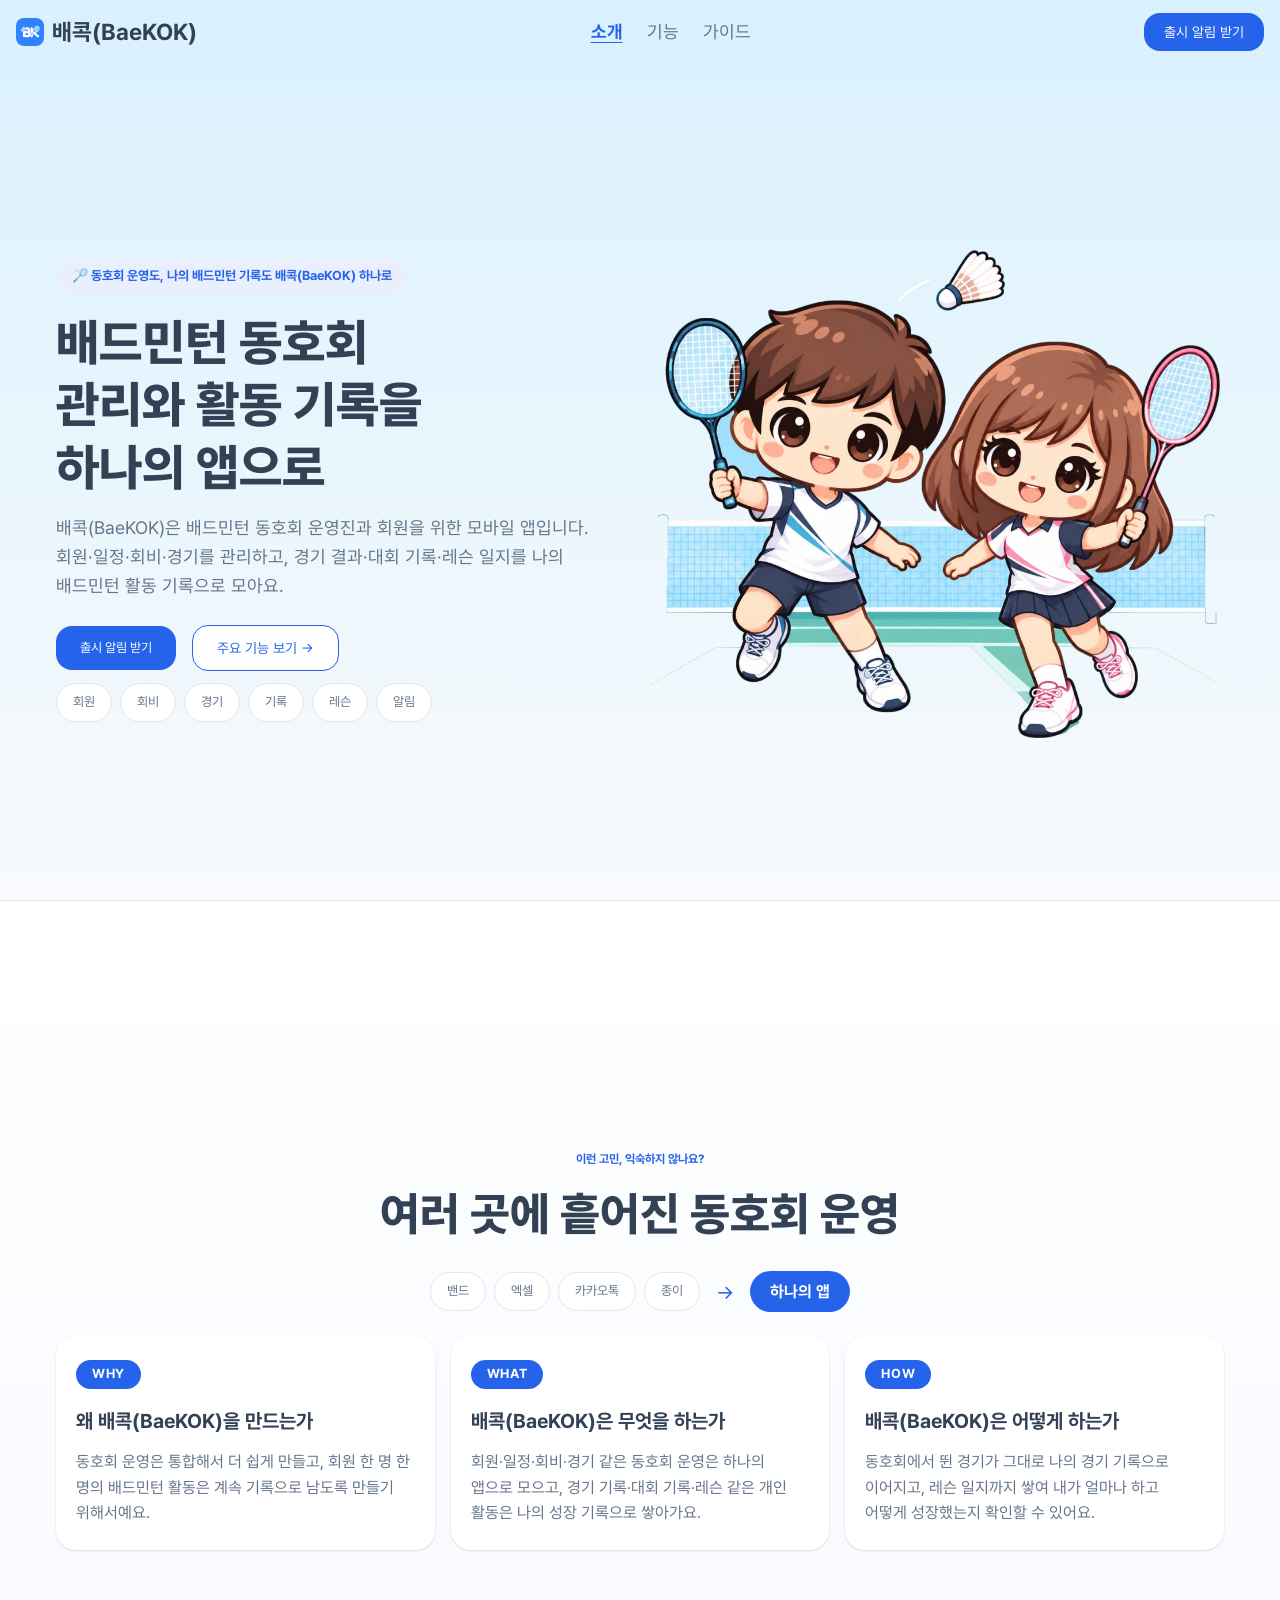
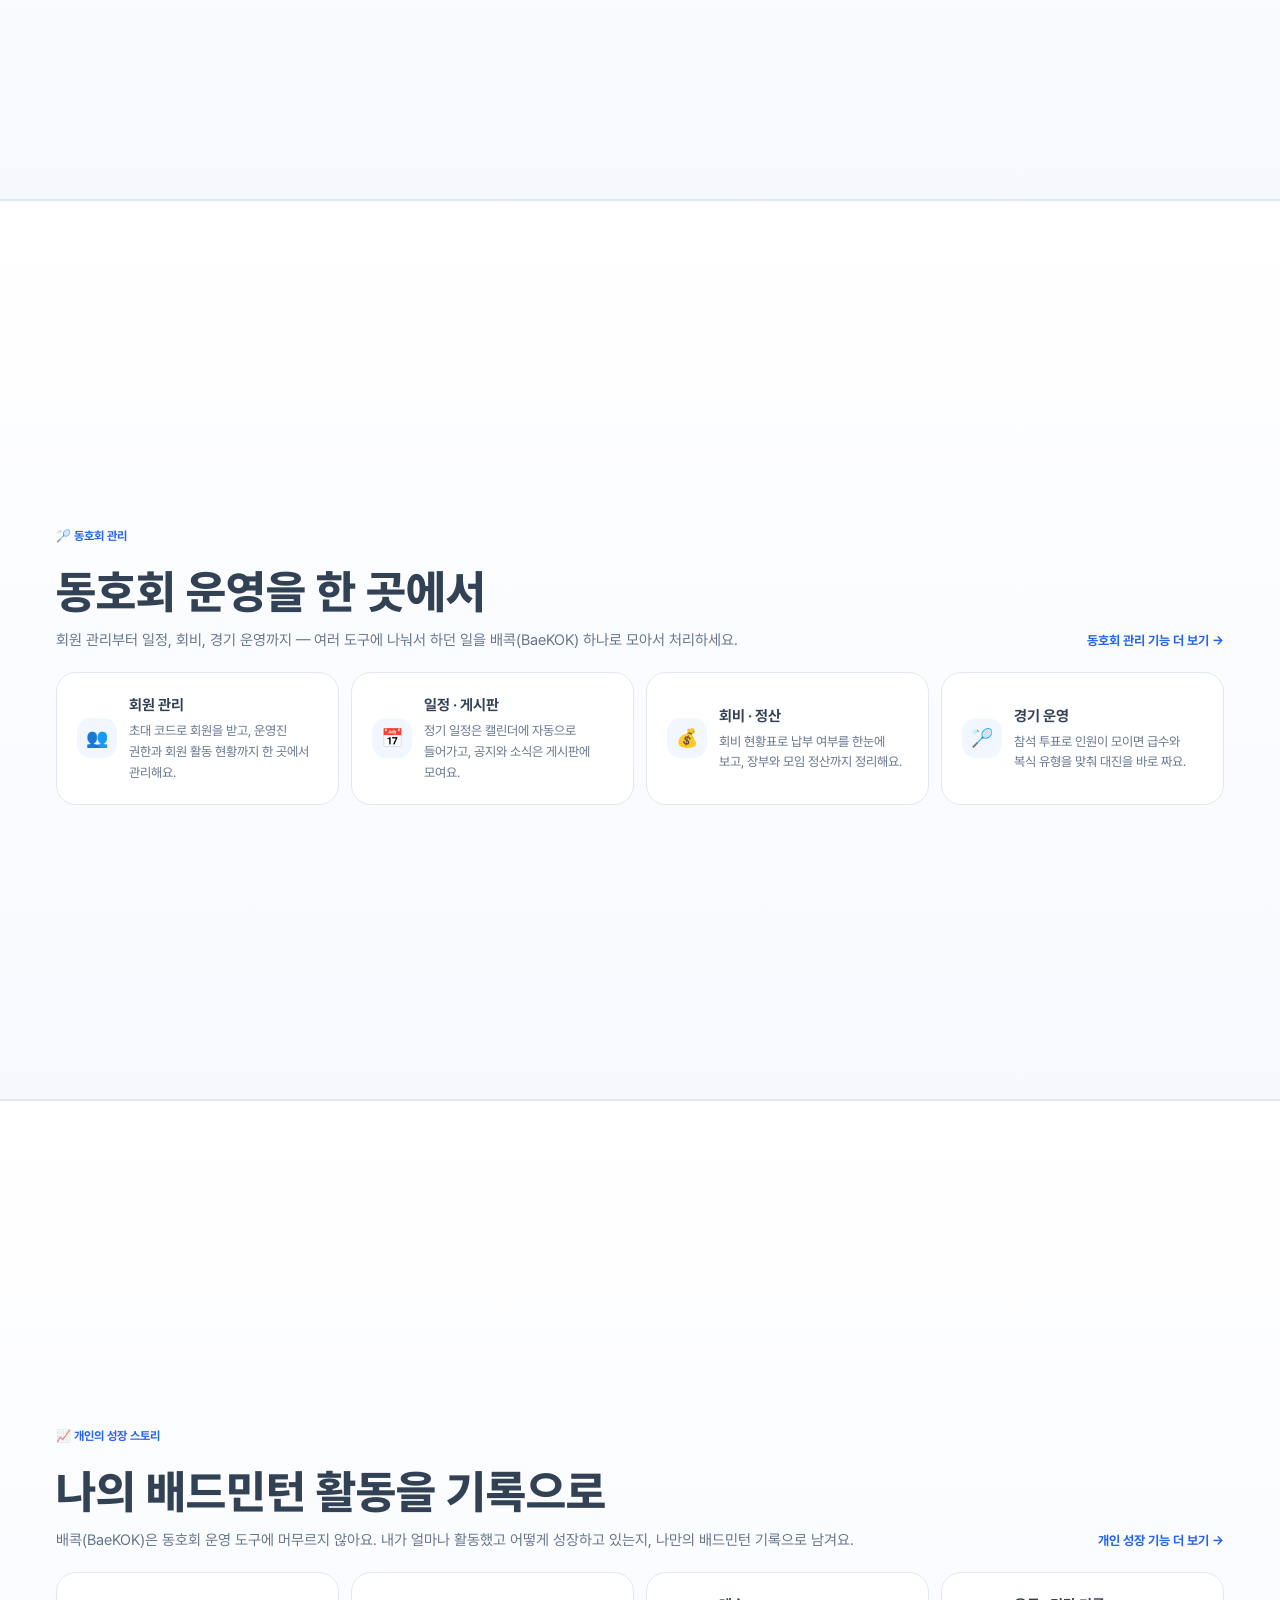
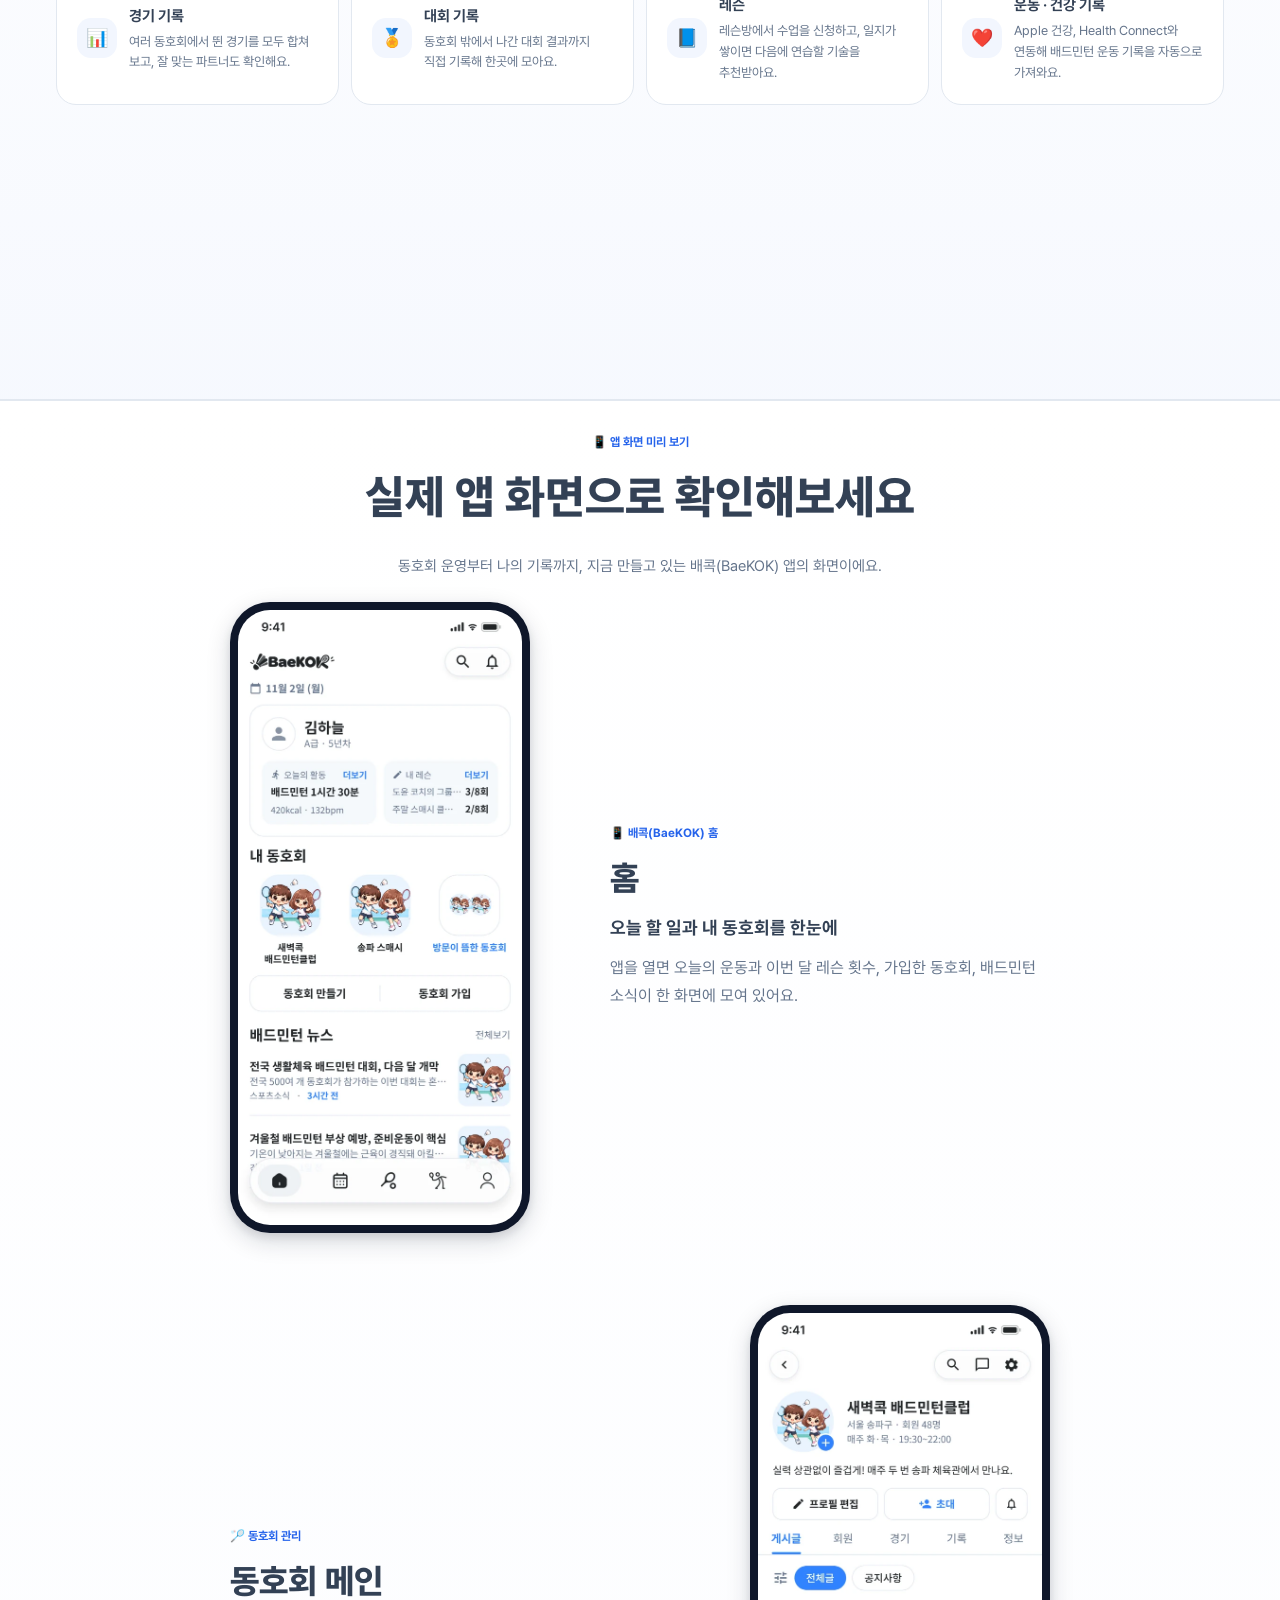
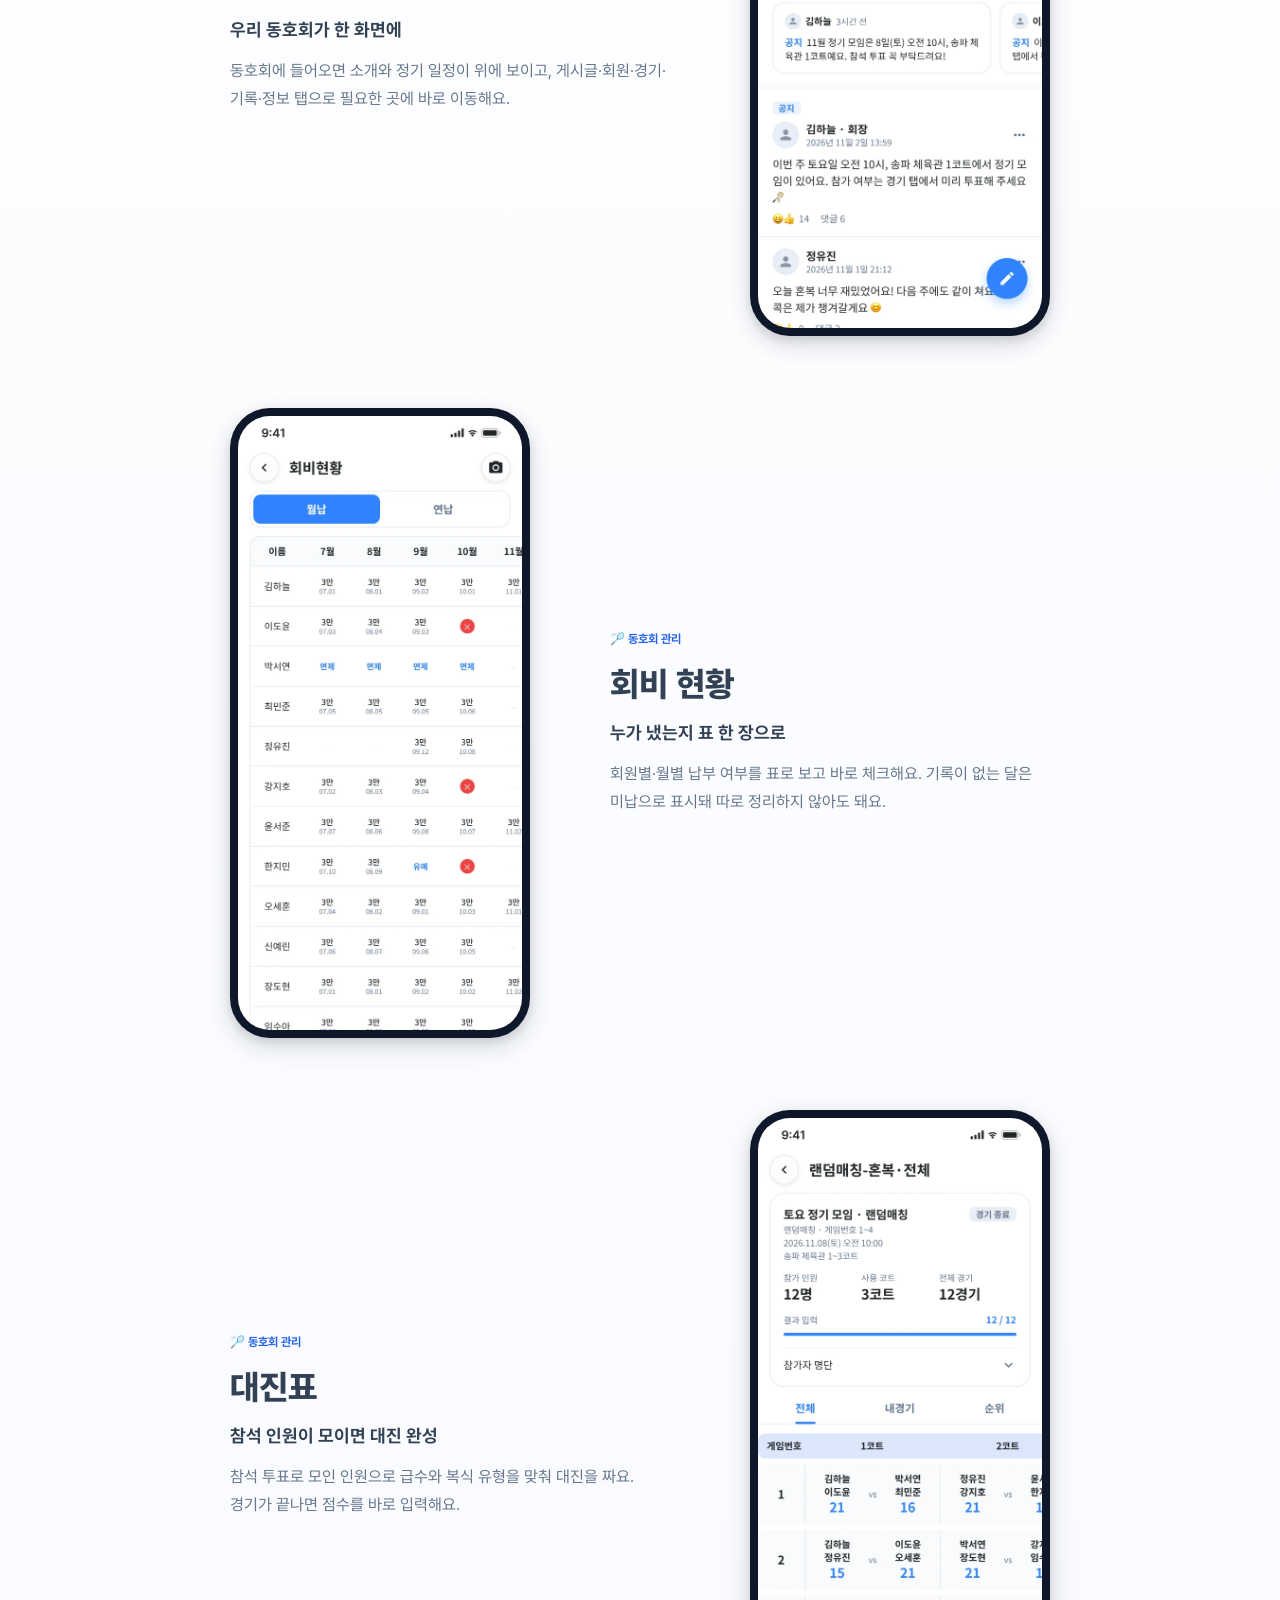
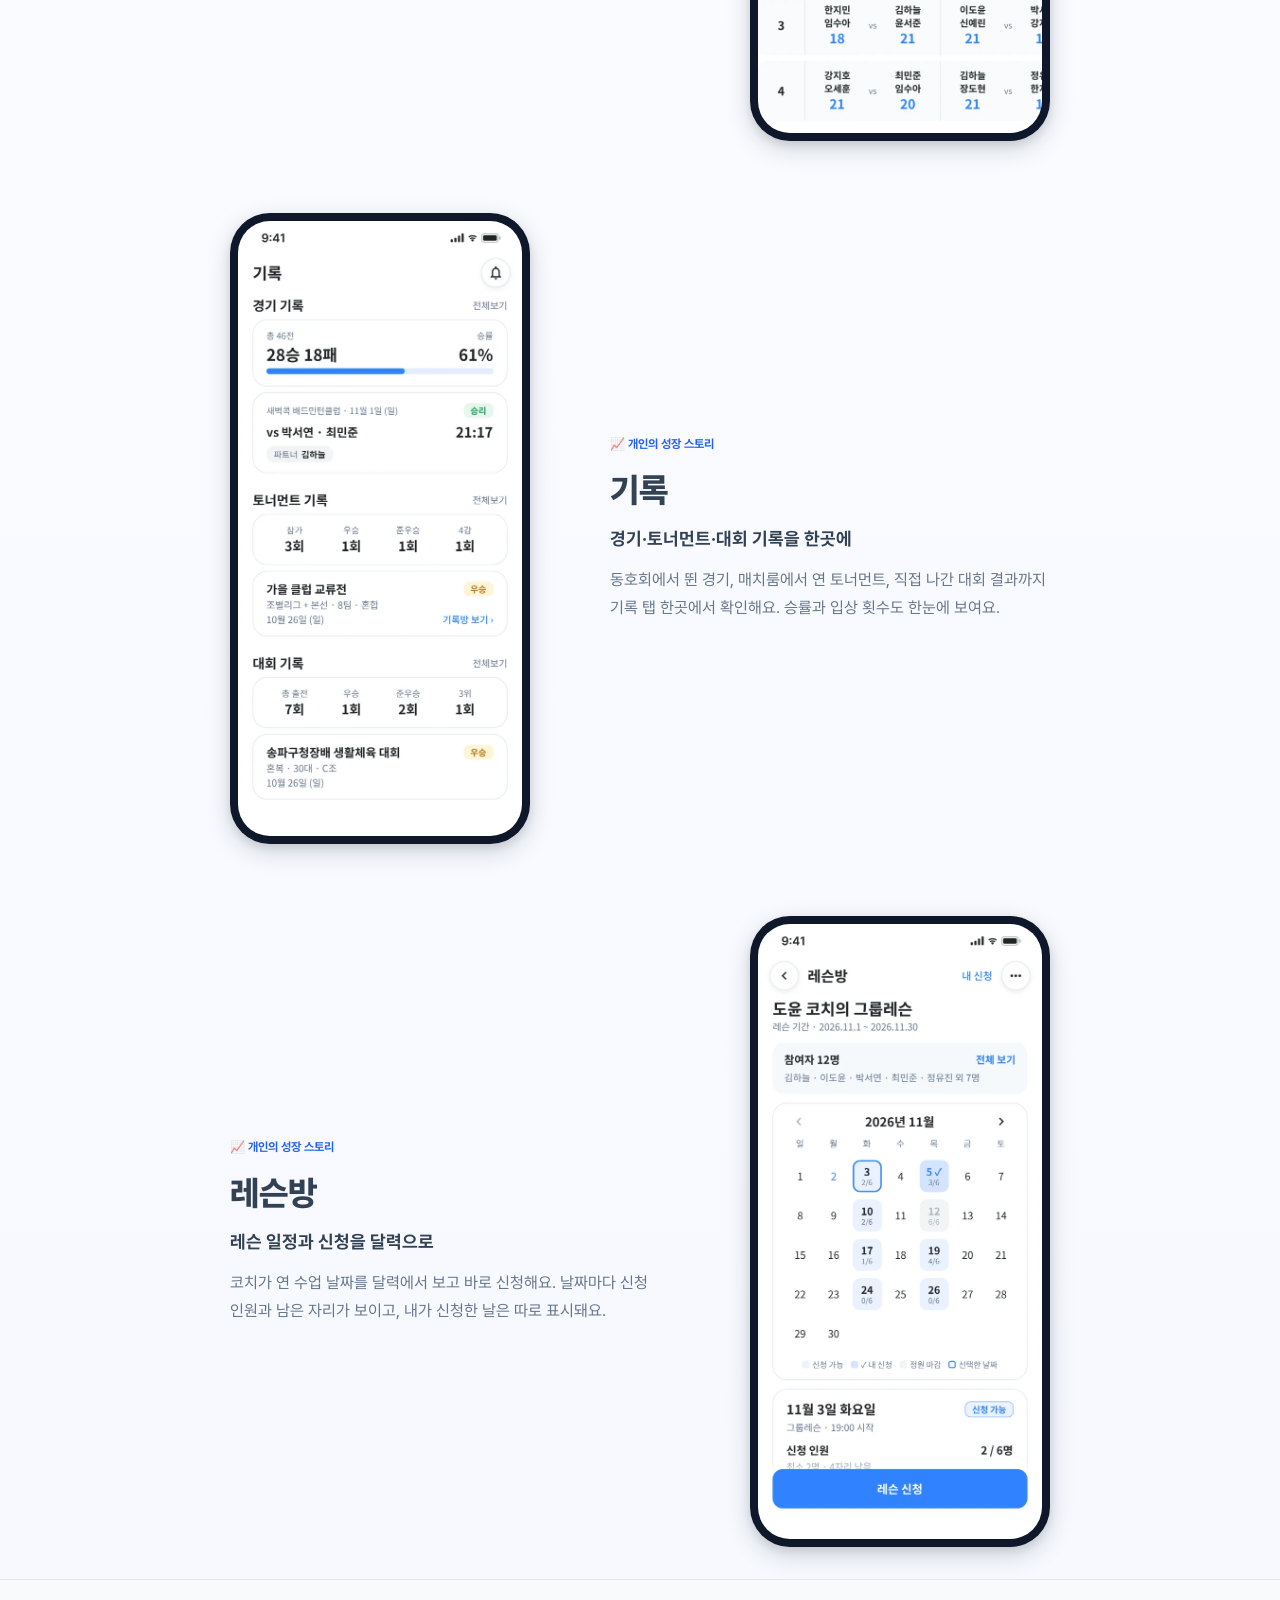
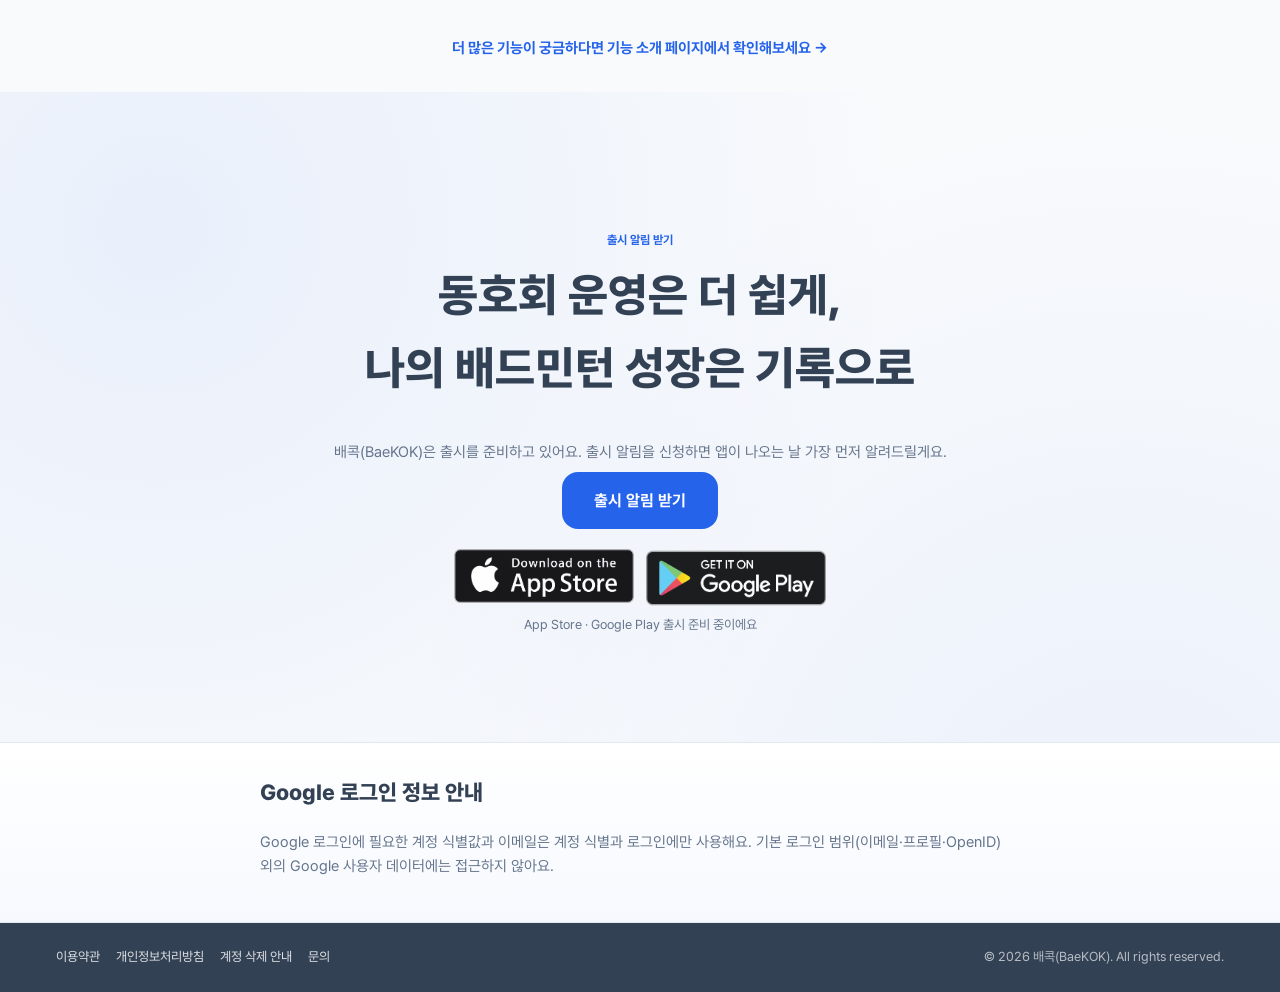
<file: index.html>
<!DOCTYPE html>
<html lang="ko">
<head>
  <meta charset="UTF-8" />
  <meta name="viewport" content="width=device-width, initial-scale=1.0" />
  <title>배콕(BaeKOK) | 배드민턴 동호회 관리·활동 기록 앱</title>
  <meta
    name="description"
    content="배콕(BaeKOK)은 배드민턴 동호회 운영진과 회원을 위한 모바일 앱입니다. 회원·일정·회비·경기를 관리하고 경기 결과·대회 기록·레슨 일지를 모읍니다. Google 로그인은 계정 식별과 로그인에 사용합니다."
  />
  <link rel="icon" href="/favicon.ico" sizes="48x48" />
  <link rel="icon" type="image/png" href="/assets/icons/favicon-192.png" sizes="192x192" />
  <link rel="apple-touch-icon" href="/assets/icons/apple-touch-icon.png" />
  <meta property="og:type" content="website" />
  <meta property="og:site_name" content="배콕(BaeKOK)" />
  <meta property="og:title" content="배콕(BaeKOK) | 배드민턴 동호회 관리·활동 기록 앱" />
  <meta
    property="og:description"
    content="배드민턴 동호회 운영진과 회원을 위한 모바일 앱. 회원·일정·회비·경기를 관리하고 경기 결과·대회 기록·레슨 일지를 한곳에 모아요."
  />
  <meta name="google-site-verification" content="j9RTY4uNU4VGIp62GwH1gbKZiD3tY4wXnzMvuD9bL28" />
  <meta name="naver-site-verification" content="df171461d8c9451b637db292ac055c21b8716a5b" />
  <link rel="canonical" href="https://baekok.cloud/" />
  <meta property="og:url" content="https://baekok.cloud/" />
  <meta property="og:image" content="https://baekok.cloud/assets/images/og-image.jpg" />
  <meta property="og:image:width" content="1200" />
  <meta property="og:image:height" content="630" />
  <meta name="twitter:card" content="summary_large_image" />
  <link rel="preconnect" href="https://fonts.googleapis.com" />
  <link rel="preconnect" href="https://fonts.gstatic.com" crossorigin />
  <link href="https://fonts.googleapis.com/css2?family=Do+Hyeon&display=swap" rel="stylesheet" />
  <link rel="stylesheet" href="css/tokens.css" />
  <link rel="stylesheet" href="css/style.css" />
</head>
<body class="has-photo-hero">
  <script src="js/site-header.js" data-page="index"></script>

  <main>
    <!-- Hero Section -->
    <section class="hero">
      <div class="container hero__container">
        <div class="hero__inner">
          <p class="hero__badge">🏸 동호회 운영도, 나의 배드민턴 기록도 배콕(BaeKOK) 하나로</p>
          <h1 class="hero__title">
            배드민턴 동호회<br />
            관리와 활동 기록을<br />
            하나의 앱으로
          </h1>
          <p class="hero__subtitle">
            배콕(BaeKOK)은 배드민턴 동호회 운영진과 회원을 위한 모바일 앱입니다.<br />
            회원·일정·회비·경기를 관리하고, 경기 결과·대회 기록·레슨 일지를
            나의 배드민턴 활동 기록으로 모아요.
          </p>
          <div class="hero__cta-row">
            <a class="btn-primary" href="#download" data-launch-alert>출시 알림 받기</a>
            <a class="btn-outline" href="features.html">주요 기능 보기 →</a>
          </div>
          <div class="chip-group hero__feature-tags">
            <span class="chip">회원</span>
            <span class="chip">회비</span>
            <span class="chip">경기</span>
            <span class="chip">기록</span>
            <span class="chip">레슨</span>
            <span class="chip">알림</span>
          </div>
        </div>
        <div class="hero__visual">
          <img
            src="assets/images/hero_mascot_pair.webp"
            alt="라켓을 들고 배드민턴을 치는 배콕(BaeKOK) 캐릭터 두 명"
            width="1000"
            height="887"
          />
        </div>
      </div>
    </section>

    <!-- Why We Made Baecock (Problem -> Solution) -->
    <section class="section section--band section--full" id="why-what-how">
      <div class="container">
        <div class="section-intro reveal" data-reveal>
          <p class="section__eyebrow">이런 고민, 익숙하지 않나요?</p>
          <h2 class="section__title section__title--lg">여러 곳에 흩어진 동호회 운영</h2>
          <div class="problem-solution__flow">
            <div class="chip-group">
              <span class="chip">밴드</span>
              <span class="chip">엑셀</span>
              <span class="chip">카카오톡</span>
              <span class="chip">종이</span>
            </div>
            <span class="flow-arrow" aria-hidden="true">→</span>
            <span class="solution-chip">하나의 앱</span>
          </div>
        </div>

        <div class="why-what-how reveal" data-reveal>
          <article class="why-what-how__card">
            <span class="why-what-how__label">WHY</span>
            <h3 class="why-what-how__title">왜 배콕(BaeKOK)을 만드는가</h3>
            <p class="why-what-how__desc">
              동호회 운영은 통합해서 더 쉽게 만들고, 회원 한 명 한 명의 배드민턴 활동은
              계속 기록으로 남도록 만들기 위해서예요.
            </p>
          </article>
          <article class="why-what-how__card">
            <span class="why-what-how__label">WHAT</span>
            <h3 class="why-what-how__title">배콕(BaeKOK)은 무엇을 하는가</h3>
            <p class="why-what-how__desc">
              회원·일정·회비·경기 같은 동호회 운영은 하나의 앱으로 모으고, 경기 기록·대회
              기록·레슨 같은 개인 활동은 나의 성장 기록으로 쌓아가요.
            </p>
          </article>
          <article class="why-what-how__card">
            <span class="why-what-how__label">HOW</span>
            <h3 class="why-what-how__title">배콕(BaeKOK)은 어떻게 하는가</h3>
            <p class="why-what-how__desc">
              동호회에서 뛴 경기가 그대로 나의 경기 기록으로 이어지고, 레슨 일지까지 쌓여
              내가 얼마나 하고 어떻게 성장했는지 확인할 수 있어요.
            </p>
          </article>
        </div>
      </div>
    </section>

    <!-- 축 1: 동호회 관리 -->
    <section class="section section--band section--full" id="club">
      <div class="container">
        <div class="feature-grid__heading-row">
          <div>
            <p class="section__eyebrow">🏸 동호회 관리</p>
            <h2 class="section__title section__title--lg feature-grid__heading">
              동호회 운영을 한 곳에서
            </h2>
            <p class="feature-grid__subheading">
              회원 관리부터 일정, 회비, 경기 운영까지 — 여러 도구에 나눠서 하던 일을
              배콕(BaeKOK) 하나로 모아서 처리하세요.
            </p>
          </div>
          <a class="feature-card__link" href="features.html#club">동호회 관리 기능 더 보기 →</a>
        </div>
        <div class="feature-subgrid feature-subgrid--overview reveal" data-reveal>
          <article class="feature-subcard">
            <span class="feature-subcard__icon" aria-hidden="true">👥</span>
            <div class="feature-subcard__body">
              <h3 class="feature-subcard__title">회원 관리</h3>
              <p class="feature-subcard__desc">초대 코드로 회원을 받고, 운영진 권한과 회원 활동 현황까지 한 곳에서 관리해요.</p>
            </div>
          </article>
          <article class="feature-subcard">
            <span class="feature-subcard__icon" aria-hidden="true">📅</span>
            <div class="feature-subcard__body">
              <h3 class="feature-subcard__title">일정 · 게시판</h3>
              <p class="feature-subcard__desc">정기 일정은 캘린더에 자동으로 들어가고, 공지와 소식은 게시판에 모여요.</p>
            </div>
          </article>
          <article class="feature-subcard">
            <span class="feature-subcard__icon" aria-hidden="true">💰</span>
            <div class="feature-subcard__body">
              <h3 class="feature-subcard__title">회비 · 정산</h3>
              <p class="feature-subcard__desc">회비 현황표로 납부 여부를 한눈에 보고, 장부와 모임 정산까지 정리해요.</p>
            </div>
          </article>
          <article class="feature-subcard">
            <span class="feature-subcard__icon" aria-hidden="true">🏸</span>
            <div class="feature-subcard__body">
              <h3 class="feature-subcard__title">경기 운영</h3>
              <p class="feature-subcard__desc">참석 투표로 인원이 모이면 급수와 복식 유형을 맞춰 대진을 바로 짜요.</p>
            </div>
          </article>
        </div>
      </div>
    </section>

    <!-- 축 2: 개인의 성장 스토리 -->
    <section class="section section--band section--full">
      <div class="container">
        <div class="feature-grid__heading-row">
          <div>
            <p class="section__eyebrow">📈 개인의 성장 스토리</p>
            <h2 class="section__title section__title--lg feature-grid__heading">
              나의 배드민턴 활동을 기록으로
            </h2>
            <p class="feature-grid__subheading">
              배콕(BaeKOK)은 동호회 운영 도구에 머무르지 않아요. 내가 얼마나 활동했고 어떻게
              성장하고 있는지, 나만의 배드민턴 기록으로 남겨요.
            </p>
          </div>
          <a class="feature-card__link" href="features.html#personal">개인 성장 기능 더 보기 →</a>
        </div>
        <div class="feature-subgrid feature-subgrid--overview reveal" data-reveal>
          <article class="feature-subcard">
            <span class="feature-subcard__icon" aria-hidden="true">📊</span>
            <div class="feature-subcard__body">
              <h3 class="feature-subcard__title">경기 기록</h3>
              <p class="feature-subcard__desc">여러 동호회에서 뛴 경기를 모두 합쳐 보고, 잘 맞는 파트너도 확인해요.</p>
            </div>
          </article>
          <article class="feature-subcard">
            <span class="feature-subcard__icon" aria-hidden="true">🏅</span>
            <div class="feature-subcard__body">
              <h3 class="feature-subcard__title">대회 기록</h3>
              <p class="feature-subcard__desc">동호회 밖에서 나간 대회 결과까지 직접 기록해 한곳에 모아요.</p>
            </div>
          </article>
          <article class="feature-subcard">
            <span class="feature-subcard__icon" aria-hidden="true">📘</span>
            <div class="feature-subcard__body">
              <h3 class="feature-subcard__title">레슨</h3>
              <p class="feature-subcard__desc">레슨방에서 수업을 신청하고, 일지가 쌓이면 다음에 연습할 기술을 추천받아요.</p>
            </div>
          </article>
          <article class="feature-subcard">
            <span class="feature-subcard__icon" aria-hidden="true">❤️</span>
            <div class="feature-subcard__body">
              <h3 class="feature-subcard__title">운동 · 건강 기록</h3>
              <p class="feature-subcard__desc">Apple 건강, Health Connect와 연동해 배드민턴 운동 기록을 자동으로 가져와요.</p>
            </div>
          </article>
        </div>
      </div>
    </section>

    <!-- 실제 앱 화면 미리 보기 -->
    <section class="section section--band" id="screens">
      <div class="container">
        <div class="section-intro">
          <p class="section__eyebrow">📱 앱 화면 미리 보기</p>
          <h2 class="section__title section__title--lg">실제 앱 화면으로 확인해보세요</h2>
          <p class="feature-grid__subheading">
            동호회 운영부터 나의 기록까지, 지금 만들고 있는 배콕(BaeKOK) 앱의 화면이에요.
          </p>
        </div>
        <div class="screen-showcase">
          <article class="screen-showcase__item reveal" data-reveal>
            <div class="screen-showcase__media">
              <div class="phone-frame">
                <img src="assets/images/screens/home.webp" alt="배콕(BaeKOK) 앱 홈 화면: 오늘의 활동, 내 레슨, 내 동호회, 배드민턴 뉴스" width="600" height="1299" loading="lazy" />
              </div>
            </div>
            <div class="screen-showcase__text">
              <p class="section__eyebrow">📱 배콕(BaeKOK) 홈</p>
              <h3 class="screen-showcase__title">홈</h3>
              <p class="screen-showcase__lead">오늘 할 일과 내 동호회를 한눈에</p>
              <p class="screen-showcase__desc">앱을 열면 오늘의 운동과 이번 달 레슨 횟수, 가입한 동호회, 배드민턴 소식이 한 화면에 모여 있어요.</p>
            </div>
          </article>
          <article class="screen-showcase__item screen-showcase__item--reverse reveal" data-reveal>
            <div class="screen-showcase__media">
              <div class="phone-frame">
                <img src="assets/images/screens/club-home.webp" alt="배콕(BaeKOK) 앱 동호회 메인 화면" width="600" height="1299" loading="lazy" />
              </div>
            </div>
            <div class="screen-showcase__text">
              <p class="section__eyebrow">🏸 동호회 관리</p>
              <h3 class="screen-showcase__title">동호회 메인</h3>
              <p class="screen-showcase__lead">우리 동호회가 한 화면에</p>
              <p class="screen-showcase__desc">동호회에 들어오면 소개와 정기 일정이 위에 보이고, 게시글·회원·경기·기록·정보 탭으로 필요한 곳에 바로 이동해요.</p>
            </div>
          </article>
          <article class="screen-showcase__item reveal" data-reveal>
            <div class="screen-showcase__media">
              <div class="phone-frame">
                <img src="assets/images/screens/fee-status.webp" alt="배콕(BaeKOK) 앱 회비 현황 화면" width="600" height="1299" loading="lazy" />
              </div>
            </div>
            <div class="screen-showcase__text">
              <p class="section__eyebrow">🏸 동호회 관리</p>
              <h3 class="screen-showcase__title">회비 현황</h3>
              <p class="screen-showcase__lead">누가 냈는지 표 한 장으로</p>
              <p class="screen-showcase__desc">회원별·월별 납부 여부를 표로 보고 바로 체크해요. 기록이 없는 달은 미납으로 표시돼 따로 정리하지 않아도 돼요.</p>
            </div>
          </article>
          <article class="screen-showcase__item screen-showcase__item--reverse reveal" data-reveal>
            <div class="screen-showcase__media">
              <div class="phone-frame">
                <img src="assets/images/screens/match-board.webp" alt="배콕(BaeKOK) 앱 대진표 화면" width="600" height="1299" loading="lazy" />
              </div>
            </div>
            <div class="screen-showcase__text">
              <p class="section__eyebrow">🏸 동호회 관리</p>
              <h3 class="screen-showcase__title">대진표</h3>
              <p class="screen-showcase__lead">참석 인원이 모이면 대진 완성</p>
              <p class="screen-showcase__desc">참석 투표로 모인 인원으로 급수와 복식 유형을 맞춰 대진을 짜요. 경기가 끝나면 점수를 바로 입력해요.</p>
            </div>
          </article>
          <article class="screen-showcase__item reveal" data-reveal>
            <div class="screen-showcase__media">
              <div class="phone-frame">
                <img src="assets/images/screens/records.webp" alt="배콕(BaeKOK) 앱 기록 탭 화면: 경기 기록, 토너먼트 기록, 대회 기록" width="600" height="1299" loading="lazy" />
              </div>
            </div>
            <div class="screen-showcase__text">
              <p class="section__eyebrow">📈 개인의 성장 스토리</p>
              <h3 class="screen-showcase__title">기록</h3>
              <p class="screen-showcase__lead">경기·토너먼트·대회 기록을 한곳에</p>
              <p class="screen-showcase__desc">동호회에서 뛴 경기, 매치룸에서 연 토너먼트, 직접 나간 대회 결과까지 기록 탭 한곳에서 확인해요. 승률과 입상 횟수도 한눈에 보여요.</p>
            </div>
          </article>
          <article class="screen-showcase__item screen-showcase__item--reverse reveal" data-reveal>
            <div class="screen-showcase__media">
              <div class="phone-frame">
                <img src="assets/images/screens/lesson-room.webp" alt="배콕(BaeKOK) 앱 레슨방 화면: 날짜별 신청 인원이 보이는 레슨 달력" width="600" height="1299" loading="lazy" />
              </div>
            </div>
            <div class="screen-showcase__text">
              <p class="section__eyebrow">📈 개인의 성장 스토리</p>
              <h3 class="screen-showcase__title">레슨방</h3>
              <p class="screen-showcase__lead">레슨 일정과 신청을 달력으로</p>
              <p class="screen-showcase__desc">코치가 연 수업 날짜를 달력에서 보고 바로 신청해요. 날짜마다 신청 인원과 남은 자리가 보이고, 내가 신청한 날은 따로 표시돼요.</p>
            </div>
          </article>
        </div>
      </div>
    </section>

    <section class="section section-cta">
      <div class="container">
        <p class="feature-section__footer">
          <a href="features.html">더 많은 기능이 궁금하다면 기능 소개 페이지에서 확인해보세요 →</a>
        </p>
      </div>
    </section>

    <!-- 출시 알림 + 서비스 안내 + Footer -->
    <section class="section section--full closing-section" id="download">
      <div class="container closing-section__content reveal" data-reveal>
        <p class="section__eyebrow">출시 알림 받기</p>
        <h2 class="section__title section__title--lg">
          동호회 운영은 더 쉽게,<br />나의 배드민턴 성장은 기록으로
        </h2>
        <p class="problem-solution__desc">
          배콕(BaeKOK)은 출시를 준비하고 있어요. 출시 알림을 신청하면 앱이 나오는 날 가장
          먼저 알려드릴게요.
        </p>
        <a class="btn-primary btn-primary--lg" href="#download" data-launch-alert>출시 알림 받기</a>
        <div class="store-badges">
          <span class="store-badge-img" aria-disabled="true">
            <img src="assets/images/app_store.png" alt="App Store 출시 준비 중" />
          </span>
          <span class="store-badge-img" aria-disabled="true">
            <img src="assets/images/google_play.png" alt="Google Play 출시 준비 중" />
          </span>
        </div>
        <p class="store-badges__note">App Store · Google Play 출시 준비 중이에요</p>
      </div>

      <section class="section section--band" id="google-sign-in" aria-labelledby="google-sign-in-title">
        <div class="container">
          <div class="service-info">
            <h2 class="section__title" id="google-sign-in-title">Google 로그인 정보 안내</h2>
            <p>
              Google 로그인에 필요한 계정 식별값과 이메일은 계정 식별과 로그인에만 사용해요.
              기본 로그인 범위(이메일·프로필·OpenID) 외의 Google 사용자 데이터에는 접근하지 않아요.
            </p>
          </div>
        </div>
      </section>

      <footer class="site-footer">
    <div class="container site-footer__inner">
      <div class="site-footer__links">
        <a href="/terms.html">이용약관</a>
        <a href="/privacy.html">개인정보처리방침</a>
        <a href="/delete-account/">계정 삭제 안내</a>
        <a href="mailto:help@baekok.cloud">문의</a>
      </div>
      <p>© 2026 배콕(BaeKOK). All rights reserved.</p>
    </div>
  </footer>
    </section>
  </main>

  <button type="button" id="scroll-top" class="scroll-top-btn" aria-label="맨 위로 이동">↑</button>

  <script src="js/reveal.js" defer></script>
  <script src="js/scroll-top.js" defer></script>
  <script src="js/header-scroll.js" defer></script>
  <script src="js/launch-alert.js" defer></script>
</body>
</html>
</file>
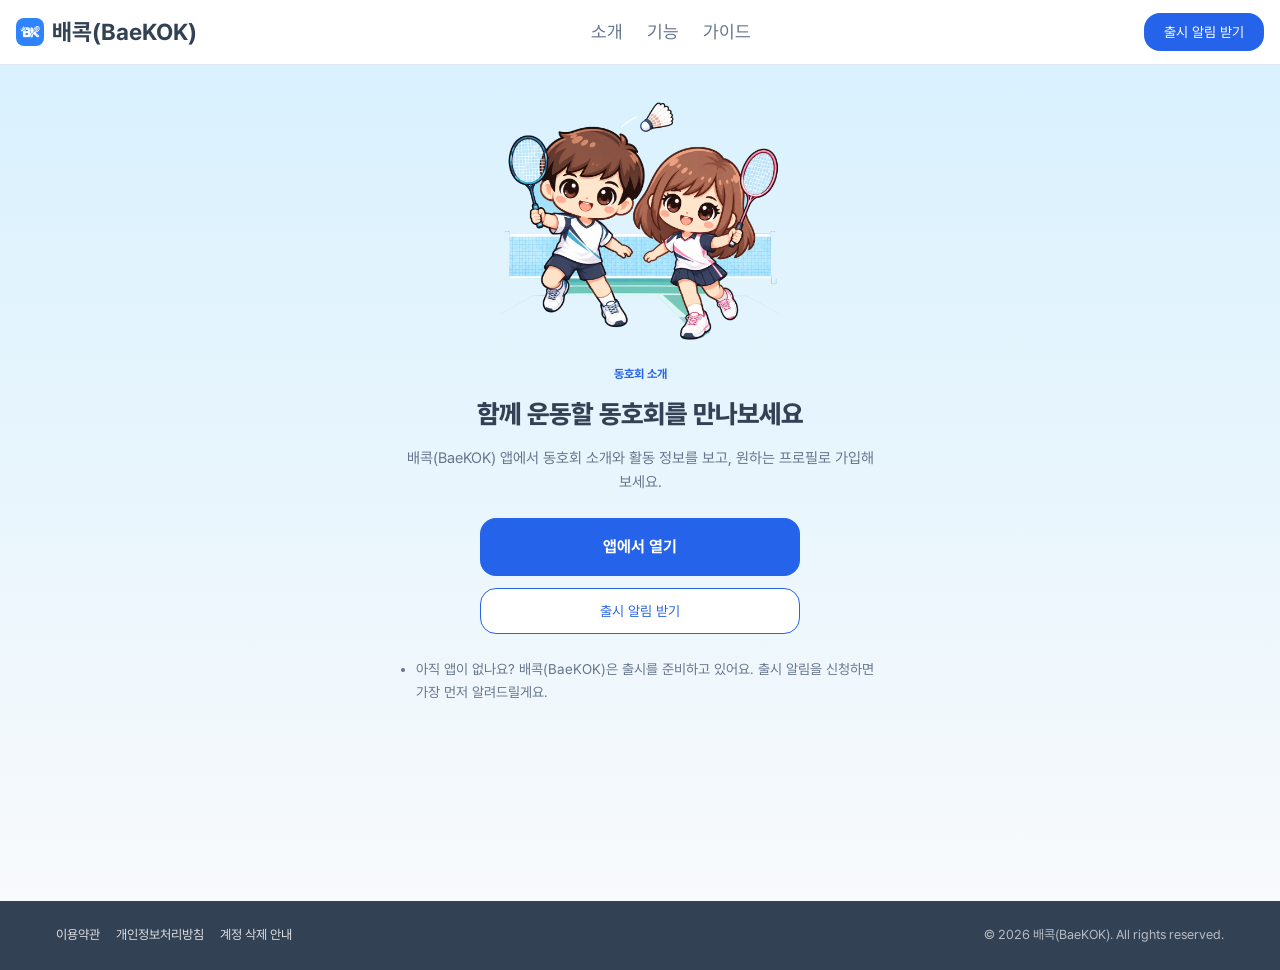
<file: clubs/index.html>
<!DOCTYPE html>
<html lang="ko">
<head>
  <meta charset="UTF-8" />
  <meta name="viewport" content="width=device-width, initial-scale=1.0" />
  <!-- 하위 폴더 페이지라 공용 헤더·푸터·이미지의 상대 경로를 사이트 루트 기준으로 맞춘다 -->
  <base href="/" />
  <title>동호회 소개 | 배콕(BaeKOK)</title>
  <meta name="description" content="배콕(BaeKOK) 동호회 소개와 활동 정보를 배콕(BaeKOK) 앱에서 확인해 보세요." />
  <meta name="robots" content="noindex" />
  <link rel="icon" href="/favicon.ico" sizes="48x48" />
  <link rel="icon" type="image/png" href="/assets/icons/favicon-192.png" sizes="192x192" />
  <link rel="apple-touch-icon" href="/assets/icons/apple-touch-icon.png" />
  <meta property="og:type" content="website" />
  <meta property="og:site_name" content="배콕(BaeKOK)" />
  <meta property="og:title" content="배콕(BaeKOK) 동호회 소개" />
  <meta property="og:description" content="배콕(BaeKOK) 동호회 소개와 활동 정보를 배콕(BaeKOK) 앱에서 확인해 보세요." />
  <meta property="og:url" content="https://baekok.cloud/clubs/" />
  <meta property="og:image" content="https://baekok.cloud/assets/images/og-image.jpg" />
  <meta property="og:image:width" content="1200" />
  <meta property="og:image:height" content="630" />
  <meta name="twitter:card" content="summary_large_image" />
  <link rel="stylesheet" href="css/tokens.css" />
  <link rel="stylesheet" href="css/style.css" />
</head>
<body data-link-kind="clubs" data-link-param="id">
  <script src="js/site-header.js" data-page="clubs"></script>

  <main>
    <section class="section link-landing">
      <div class="container link-landing__card">
        <img
          class="link-landing__image"
          src="assets/images/hero_mascot_pair.webp"
          alt="라켓을 들고 배드민턴을 치는 배콕(BaeKOK) 캐릭터 두 명"
          width="1000"
          height="887"
        />
        <p class="section__eyebrow">동호회 소개</p>
        <h1 class="link-landing__title">함께 운동할 동호회를 만나보세요</h1>
        <p class="link-landing__desc">
          배콕(BaeKOK) 앱에서 동호회 소개와 활동 정보를 보고, 원하는 프로필로 가입해 보세요.
        </p>

        <div class="link-landing__actions">
          <a class="btn-primary btn-primary--lg" href="#" data-open-app>앱에서 열기</a>
          <a class="btn-outline" href="index.html#download" data-launch-alert>출시 알림 받기</a>
        </div>

        <ul class="link-landing__help">
          <li>아직 앱이 없나요? 배콕(BaeKOK)은 출시를 준비하고 있어요. 출시 알림을 신청하면 가장 먼저 알려드릴게요.</li>
        </ul>
      </div>
    </section>
  </main>

  <footer class="site-footer">
    <div class="container site-footer__inner">
      <div class="site-footer__links">
        <a href="/terms.html">이용약관</a>
        <a href="/privacy.html">개인정보처리방침</a>
        <a href="/delete-account/">계정 삭제 안내</a>
      </div>
      <p>© 2026 배콕(BaeKOK). All rights reserved.</p>
    </div>
  </footer>

  <script src="js/app-link-page.js" defer></script>
  <script src="js/launch-alert.js" defer></script>
</body>
</html>
</file>
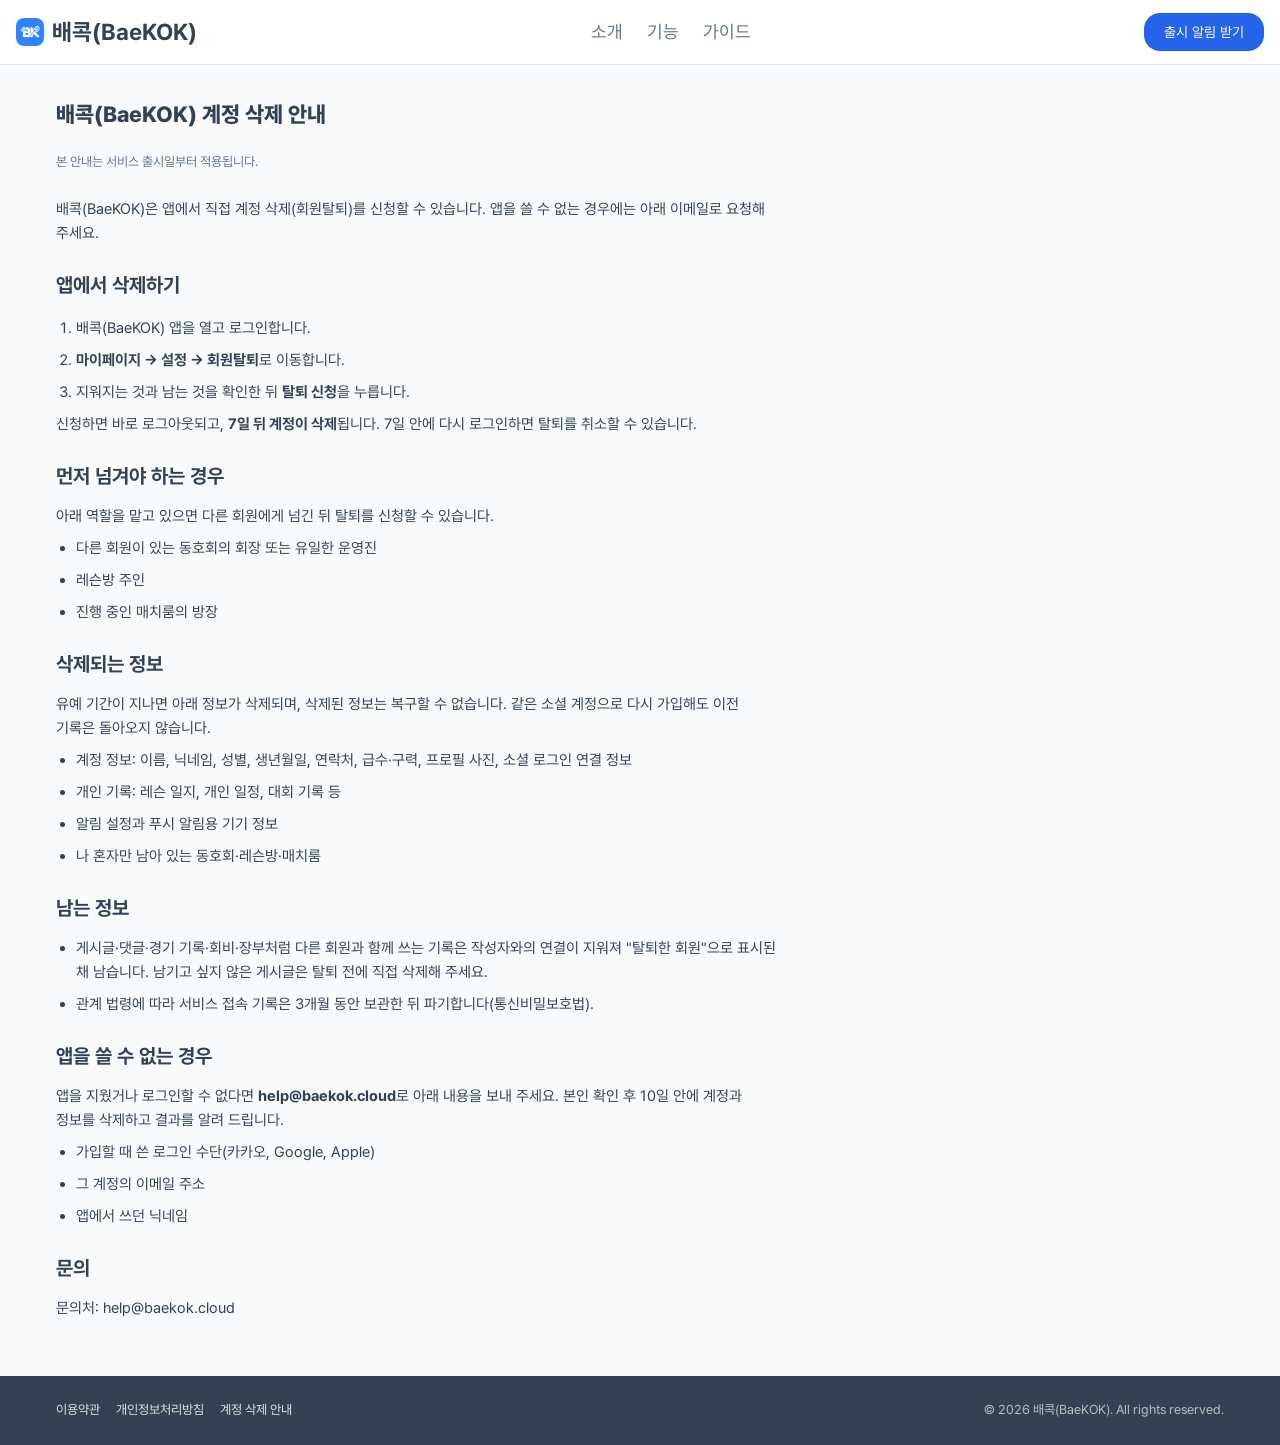
<file: delete-account/index.html>
<!DOCTYPE html>
<html lang="ko">
<head>
  <meta charset="UTF-8" />
  <meta name="viewport" content="width=device-width, initial-scale=1.0" />
  <!-- 하위 폴더 페이지라 공용 헤더·푸터·이미지의 상대 경로를 사이트 루트 기준으로 맞춘다 -->
  <base href="/" />
  <title>계정 삭제 안내 | 배콕(BaeKOK)</title>
  <meta name="description" content="배콕(BaeKOK) 계정(회원탈퇴) 삭제 방법과 삭제되는 정보, 앱을 쓸 수 없을 때의 요청 방법을 안내합니다." />
  <link rel="icon" href="/favicon.ico" sizes="48x48" />
  <link rel="icon" type="image/png" href="/assets/icons/favicon-192.png" sizes="192x192" />
  <link rel="apple-touch-icon" href="/assets/icons/apple-touch-icon.png" />
  <meta property="og:type" content="website" />
  <meta property="og:site_name" content="배콕(BaeKOK)" />
  <meta property="og:title" content="계정 삭제 안내 | 배콕(BaeKOK)" />
  <meta name="google-site-verification" content="j9RTY4uNU4VGIp62GwH1gbKZiD3tY4wXnzMvuD9bL28" />
  <meta name="naver-site-verification" content="df171461d8c9451b637db292ac055c21b8716a5b" />
  <link rel="canonical" href="https://baekok.cloud/delete-account/" />
  <meta property="og:url" content="https://baekok.cloud/delete-account/" />
  <meta property="og:image" content="https://baekok.cloud/assets/images/og-image.jpg" />
  <meta property="og:image:width" content="1200" />
  <meta property="og:image:height" content="630" />
  <meta name="twitter:card" content="summary_large_image" />
  <link rel="stylesheet" href="css/tokens.css" />
  <link rel="stylesheet" href="css/style.css" />
</head>
<body>
  <script src="js/site-header.js" data-page="delete-account"></script>

  <main>
    <section class="section">
      <div class="container">
        <div class="legal-content">
          <h1 class="section__title">배콕(BaeKOK) 계정 삭제 안내</h1>
          <p class="legal-content__updated">본 안내는 서비스 출시일부터 적용됩니다.</p>
          <p class="legal-content__intro">배콕(BaeKOK)은 앱에서 직접 계정 삭제(회원탈퇴)를 신청할 수 있습니다. 앱을 쓸 수 없는 경우에는 아래 이메일로 요청해 주세요.</p>

          <section class="legal-content__article">
            <h2>앱에서 삭제하기</h2>
            <ol>
              <li>배콕(BaeKOK) 앱을 열고 로그인합니다.</li>
              <li><strong>마이페이지 → 설정 → 회원탈퇴</strong>로 이동합니다.</li>
              <li>지워지는 것과 남는 것을 확인한 뒤 <strong>탈퇴 신청</strong>을 누릅니다.</li>
            </ol>
            <p>신청하면 바로 로그아웃되고, <strong>7일 뒤 계정이 삭제</strong>됩니다. 7일 안에 다시 로그인하면 탈퇴를 취소할 수 있습니다.</p>
          </section>

          <section class="legal-content__article">
            <h2>먼저 넘겨야 하는 경우</h2>
            <p>아래 역할을 맡고 있으면 다른 회원에게 넘긴 뒤 탈퇴를 신청할 수 있습니다.</p>
            <ul>
              <li>다른 회원이 있는 동호회의 회장 또는 유일한 운영진</li>
              <li>레슨방 주인</li>
              <li>진행 중인 매치룸의 방장</li>
            </ul>
          </section>

          <section class="legal-content__article">
            <h2>삭제되는 정보</h2>
            <p>유예 기간이 지나면 아래 정보가 삭제되며, 삭제된 정보는 복구할 수 없습니다. 같은 소셜 계정으로 다시 가입해도 이전 기록은 돌아오지 않습니다.</p>
            <ul>
              <li>계정 정보: 이름, 닉네임, 성별, 생년월일, 연락처, 급수·구력, 프로필 사진, 소셜 로그인 연결 정보</li>
              <li>개인 기록: 레슨 일지, 개인 일정, 대회 기록 등</li>
              <li>알림 설정과 푸시 알림용 기기 정보</li>
              <li>나 혼자만 남아 있는 동호회·레슨방·매치룸</li>
            </ul>
          </section>

          <section class="legal-content__article">
            <h2>남는 정보</h2>
            <ul>
              <li>게시글·댓글·경기 기록·회비·장부처럼 다른 회원과 함께 쓰는 기록은 작성자와의 연결이 지워져 "탈퇴한 회원"으로 표시된 채 남습니다. 남기고 싶지 않은 게시글은 탈퇴 전에 직접 삭제해 주세요.</li>
              <li>관계 법령에 따라 서비스 접속 기록은 3개월 동안 보관한 뒤 파기합니다(통신비밀보호법).</li>
            </ul>
          </section>

          <section class="legal-content__article">
            <h2>앱을 쓸 수 없는 경우</h2>
            <p>앱을 지웠거나 로그인할 수 없다면 <strong>help@baekok.cloud</strong>로 아래 내용을 보내 주세요. 본인 확인 후 10일 안에 계정과 정보를 삭제하고 결과를 알려 드립니다.</p>
            <ul>
              <li>가입할 때 쓴 로그인 수단(카카오, Google, Apple)</li>
              <li>그 계정의 이메일 주소</li>
              <li>앱에서 쓰던 닉네임</li>
            </ul>
          </section>

          <section class="legal-content__article">
            <h2>문의</h2>
            <p>문의처: help@baekok.cloud</p>
          </section>

        </div>
      </div>
    </section>
  </main>

  <footer class="site-footer">
    <div class="container site-footer__inner">
      <div class="site-footer__links">
        <a href="/terms.html">이용약관</a>
        <a href="/privacy.html">개인정보처리방침</a>
        <a href="/delete-account/">계정 삭제 안내</a>
      </div>
      <p>© 2026 배콕(BaeKOK). All rights reserved.</p>
    </div>
  </footer>

  <button type="button" id="scroll-top" class="scroll-top-btn" aria-label="맨 위로 이동">↑</button>

  <script src="js/scroll-top.js" defer></script>
  <script src="js/launch-alert.js" defer></script>
</body>
</html>
</file>
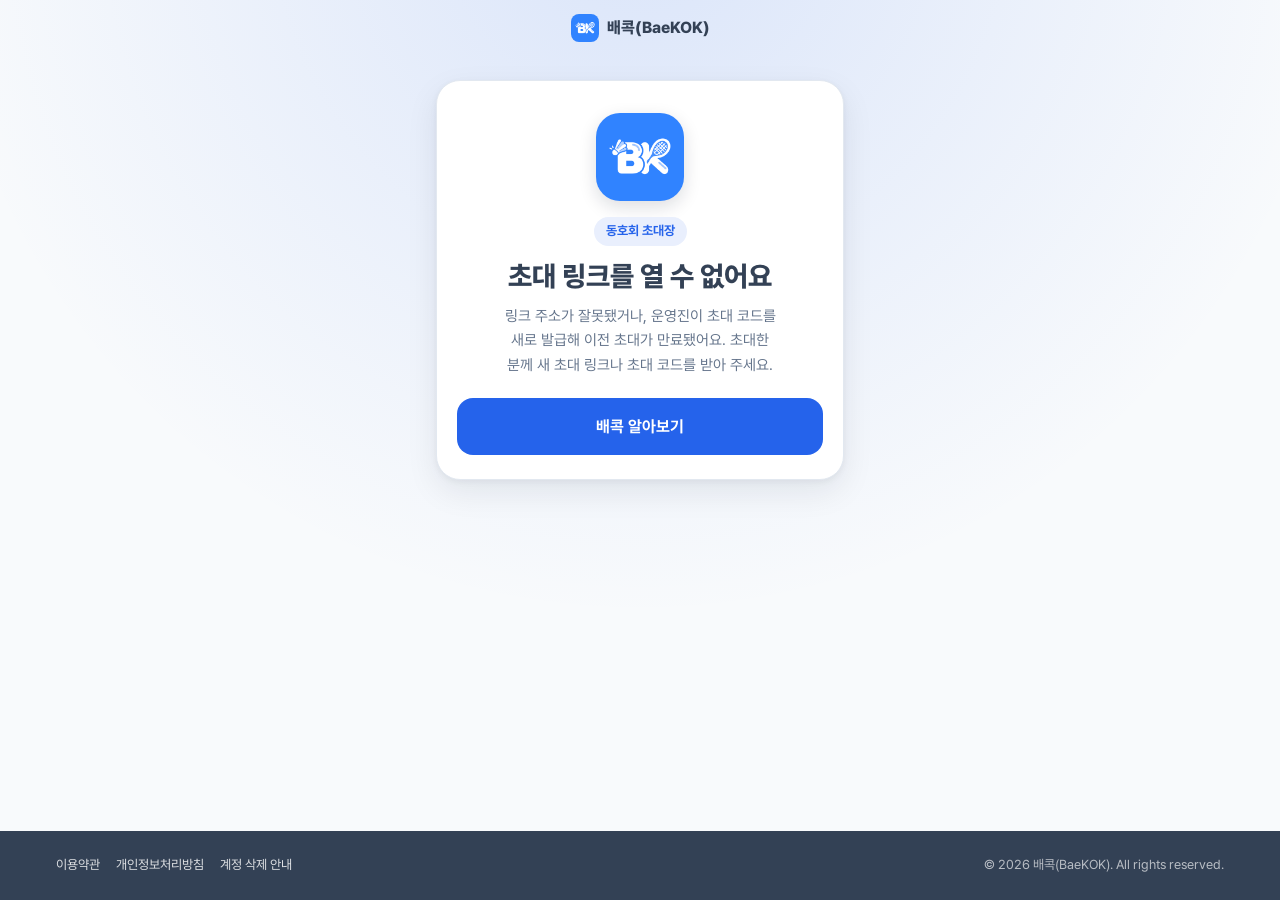
<file: i/index.html>
<!DOCTYPE html>
<html lang="ko">
<head>
  <meta charset="UTF-8" />
  <meta name="viewport" content="width=device-width, initial-scale=1.0, viewport-fit=cover" />
  <!--
    짧은 초대 링크(https://baekok.cloud/i/?t={토큰}) 페이지. (2026-11-24, 2026-11-26 정적 방식으로 변경)
    - 기본(현재): 서버 없이 GitHub Pages만 쓴다. js/invite-link-page.js가 주소의 t 값으로 Supabase
      RPC get_club_invite_link를 불러 동호회 이름·사진·초대 코드를 채운다. 그래서 카카오톡 미리보기 카드는
      모든 동호회가 아래 공통 OG 태그(배콕 동호회 초대장 + 배콕 아이콘)로 나온다.
    - 나중에 카드까지 동호회별로 만들 때: Cloudflare Worker(앱 저장소 infra/cloudflare/invite-link-worker)가
      이 파일을 받아 body[data-invite-state]를 ready/missing/error로 미리 채우고 OG 태그를 서버에서 바꾼다.
      state가 loading이 아니면 스크립트는 다시 조회하지 않는다.
    - Worker가 바꾸는 곳(속성 이름을 바꾸면 Worker도 같이): <title>, meta description/og:*,
      body[data-invite-state], [data-invite-club-name], img[data-invite-club-image], [data-invite-code],
      a[data-open-app].
    - og:url은 일부러 넣지 않는다. 카카오는 og:url이 긁은 주소(?t= 포함)와 다르면 미리보기를 만들지 않는다.
  -->
  <base href="/" />
  <meta name="referrer" content="no-referrer" />
  <title>동호회 초대장 | 배콕(BaeKOK)</title>
  <meta name="description" content="배콕(BaeKOK) 앱에서 동호회 소개를 보고 바로 가입할 수 있어요. 링크를 열어 초대 코드를 확인하세요." />
  <meta name="robots" content="noindex" />
  <meta name="theme-color" content="#2563eb" />
  <link rel="icon" href="/favicon.ico" sizes="48x48" />
  <link rel="icon" type="image/png" href="/assets/icons/favicon-192.png" sizes="192x192" />
  <link rel="apple-touch-icon" href="/assets/icons/apple-touch-icon.png" />
  <meta property="og:type" content="website" />
  <meta property="og:site_name" content="배콕(BaeKOK)" />
  <meta property="og:locale" content="ko_KR" />
  <meta property="og:title" content="배콕 동호회 초대장" />
  <meta property="og:description" content="배콕(BaeKOK) 앱에서 동호회 소개를 보고 바로 가입할 수 있어요. 링크를 열어 초대 코드를 확인하세요." />
    <meta property="og:image" content="https://baekok.cloud/assets/images/og-invite.png" />
  <meta property="og:image:type" content="image/png" />
  <meta property="og:image:width" content="600" />
  <meta property="og:image:height" content="600" />
  <meta property="og:image:alt" content="배콕(BaeKOK) 앱 아이콘" />
  <meta name="twitter:card" content="summary" />
  <link rel="stylesheet" href="css/tokens.css" />
  <link rel="stylesheet" href="css/style.css" />
</head>
<body class="invite-page" data-invite-state="loading">
  <header class="invite-bar">
    <a class="invite-bar__logo" href="index.html">
      <img src="assets/icons/favicon-192.png" alt="" width="28" height="28" />
      배콕(BaeKOK)
    </a>
  </header>

  <main class="invite">
    <!-- 동호회 정보를 불러오는 중(정적 방식의 기본 상태) -->
    <article class="invite-card invite-card--notice" data-invite-show="loading" aria-busy="true">
      <div class="invite-card__body">
        <img class="invite-card__avatar invite-card__avatar--plain" src="assets/images/og-invite.png" alt="" width="104" height="104" />
        <p class="invite-card__eyebrow">동호회 초대장</p>
        <h1 class="invite-card__title">초대장을 불러오고 있어요</h1>
        <p class="invite-card__lead">잠시만 기다려 주세요.</p>
        <noscript>
          <p class="invite-card__lead">JavaScript를 켜면 초대 정보가 보여요. 배콕 앱 홈 → 동호회 가입에서 초대 코드를 입력해도 가입할 수 있어요.</p>
        </noscript>
      </div>
    </article>

    <!-- 유효한 초대 -->
    <article class="invite-card" data-invite-show="ready" aria-labelledby="invite-title">
      <div class="invite-card__cover" aria-hidden="true"></div>
      <div class="invite-card__body">
        <img
          class="invite-card__avatar"
          src="assets/images/og-invite.png"
          alt="동호회 대표 사진"
          width="104"
          height="104"
          data-invite-club-image
        />
        <p class="invite-card__eyebrow">동호회 초대장</p>
        <h1 class="invite-card__title" id="invite-title" data-invite-club-name>배콕 동호회</h1>
        <p class="invite-card__lead">
          동호회에 초대받았어요.<br />
          배콕 앱에서 소개를 확인하고 바로 가입해 보세요.
        </p>

        <div class="invite-code">
          <div class="invite-code__text">
            <span class="invite-code__label" id="invite-code-label">초대 코드</span>
            <strong class="invite-code__value font-emphasis" aria-labelledby="invite-code-label" data-invite-code>--------</strong>
          </div>
          <button type="button" class="invite-code__copy" data-copy-code>코드 복사</button>
        </div>
        <p class="invite-code__status" role="status" aria-live="polite" data-copy-status></p>

        <div class="invite-card__actions">
          <a class="btn-primary btn-primary--lg invite-card__button" href="baekok://open/" data-open-app>배콕 앱에서 열기</a>
          <a class="btn-outline invite-card__button" href="index.html#download" data-launch-alert>앱 출시 알림 받기</a>
        </div>
        <p class="invite-card__fallback" data-open-fallback hidden>
          앱이 열리지 않았나요? 앱이 설치되어 있다면 아래 순서대로 초대 코드를 입력해 가입할 수 있어요.
        </p>
      </div>
    </article>

    <section class="invite-steps" data-invite-show="ready" aria-labelledby="invite-steps-title" id="invite-steps">
      <h2 class="invite-steps__title" id="invite-steps-title">링크가 열리지 않으면 이렇게 가입하세요</h2>
      <ol class="invite-steps__list">
        <li>
          <strong>배콕 앱을 열어요</strong>
          <span>아직 앱이 없다면 출시 알림을 신청해 주세요. 출시되면 가장 먼저 알려드릴게요.</span>
        </li>
        <li>
          <strong>홈에서 동호회 가입을 눌러요</strong>
          <span>‘초대 코드로 입장하기’ 화면이 열려요.</span>
        </li>
        <li>
          <strong>위 초대 코드를 입력해요</strong>
          <span>동호회 소개를 확인하고 바로 가입할 수 있어요.</span>
        </li>
      </ol>
    </section>

    <!-- 없는 토큰·재발급으로 만료된 초대(정적 파일 기본 상태) -->
    <article class="invite-card invite-card--notice" data-invite-show="missing" aria-labelledby="invite-missing-title">
      <div class="invite-card__body">
        <img class="invite-card__avatar invite-card__avatar--plain" src="assets/images/og-invite.png" alt="" width="104" height="104" />
        <p class="invite-card__eyebrow">동호회 초대장</p>
        <h1 class="invite-card__title" id="invite-missing-title">초대 링크를 열 수 없어요</h1>
        <p class="invite-card__lead">
          링크 주소가 잘못됐거나, 운영진이 초대 코드를 새로 발급해 이전 초대가 만료됐어요.
          초대한 분께 새 초대 링크나 초대 코드를 받아 주세요.
        </p>
        <div class="invite-card__actions">
          <a class="btn-primary btn-primary--lg invite-card__button" href="index.html">배콕 알아보기</a>
        </div>
      </div>
    </article>

    <!-- 일시적인 서버 오류 -->
    <article class="invite-card invite-card--notice" data-invite-show="error" aria-labelledby="invite-error-title">
      <div class="invite-card__body">
        <img class="invite-card__avatar invite-card__avatar--plain" src="assets/images/og-invite.png" alt="" width="104" height="104" />
        <p class="invite-card__eyebrow">동호회 초대장</p>
        <h1 class="invite-card__title" id="invite-error-title">초대 정보를 불러오지 못했어요</h1>
        <p class="invite-card__lead">
          잠시 후 다시 불러와 주세요. 배콕 앱이 설치되어 있다면 앱에서 바로 열 수도 있어요.
        </p>
        <div class="invite-card__actions">
          <a class="btn-primary btn-primary--lg invite-card__button" href="baekok://open/" data-open-app>배콕 앱에서 열기</a>
          <button type="button" class="btn-outline invite-card__button" data-reload>다시 불러오기</button>
        </div>
      </div>
    </article>
  </main>

  <footer class="site-footer">
    <div class="container site-footer__inner">
      <div class="site-footer__links">
        <a href="/terms.html">이용약관</a>
        <a href="/privacy.html">개인정보처리방침</a>
        <a href="/delete-account/">계정 삭제 안내</a>
      </div>
      <p>© 2026 배콕(BaeKOK). All rights reserved.</p>
    </div>
  </footer>

  <script src="js/invite-link-page.js" defer></script>
  <script src="js/launch-alert.js" defer></script>
</body>
</html>
</file>
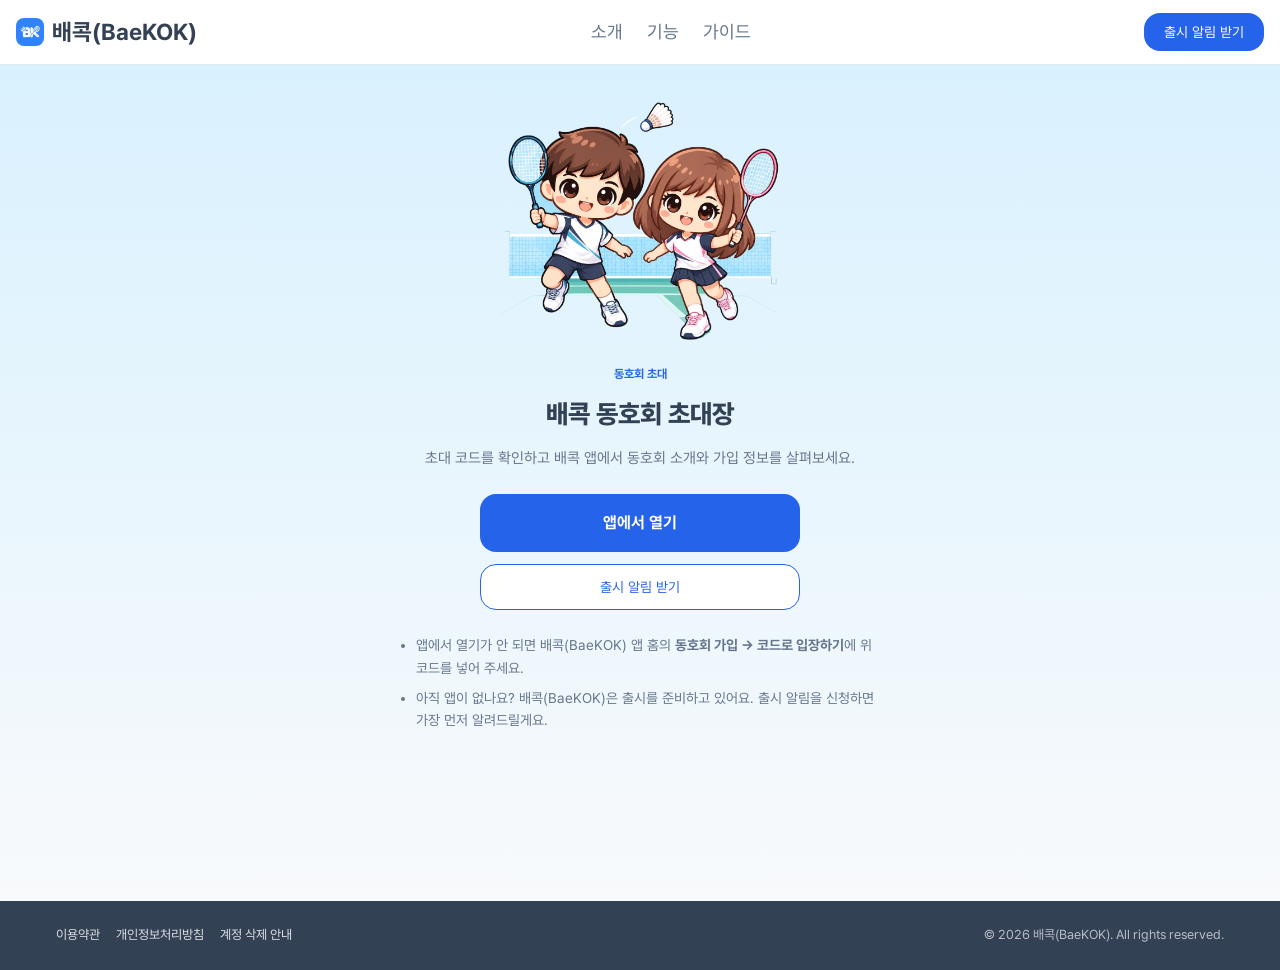
<file: invite/index.html>
<!DOCTYPE html>
<html lang="ko">
<head>
  <meta charset="UTF-8" />
  <meta name="viewport" content="width=device-width, initial-scale=1.0" />
  <!-- 하위 폴더 페이지라 공용 헤더·푸터·이미지의 상대 경로를 사이트 루트 기준으로 맞춘다 -->
  <base href="/" />
  <title>동호회 초대장 | 배콕(BaeKOK)</title>
  <meta name="description" content="배콕(BaeKOK)에서 동호회 초대를 받았어요. 초대 코드를 확인하고 앱에서 동호회 소개와 가입 정보를 살펴보세요." />
  <meta name="robots" content="noindex" />
  <link rel="icon" href="/favicon.ico" sizes="48x48" />
  <link rel="icon" type="image/png" href="/assets/icons/favicon-192.png" sizes="192x192" />
  <link rel="apple-touch-icon" href="/assets/icons/apple-touch-icon.png" />
  <meta property="og:type" content="website" />
  <meta property="og:site_name" content="배콕(BaeKOK)" />
  <meta property="og:title" content="배콕 동호회 초대장" />
  <meta property="og:description" content="배콕에서 함께 운동할 동호회 초대를 확인해 보세요. 초대 코드를 입력하면 동호회에 가입할 수 있어요." />
  <meta property="og:url" content="https://baekok.cloud/invite/" />
  <meta property="og:image" content="https://baekok.cloud/assets/icons/app_icon_v2.png" />
  <meta property="og:image:type" content="image/png" />
  <meta property="og:image:width" content="2048" />
  <meta property="og:image:height" content="2048" />
  <meta name="twitter:card" content="summary_large_image" />
  <link rel="stylesheet" href="css/tokens.css" />
  <link rel="stylesheet" href="css/style.css" />
</head>
<body data-link-kind="invite" data-link-param="code">
  <script src="js/site-header.js" data-page="invite"></script>

  <main>
    <section class="section link-landing">
      <div class="container link-landing__card">
        <img
          class="link-landing__image"
          src="assets/images/hero_mascot_pair.webp"
          alt="라켓을 들고 배드민턴을 치는 배콕(BaeKOK) 캐릭터 두 명"
          width="1000"
          height="887"
        />
        <p class="section__eyebrow">동호회 초대</p>
        <h1 class="link-landing__title">배콕 동호회 초대장</h1>
        <p class="link-landing__desc">
          초대 코드를 확인하고 배콕 앱에서 동호회 소개와 가입 정보를 살펴보세요.
        </p>

        <div class="link-landing__code" data-code-box hidden>
          <span class="link-landing__code-label">초대 코드</span>
          <strong class="link-landing__code-value font-emphasis" data-code-text></strong>
          <button type="button" class="btn-outline" data-copy-code>코드 복사</button>
        </div>

        <div class="link-landing__actions">
          <a class="btn-primary btn-primary--lg" href="#" data-open-app>앱에서 열기</a>
          <a class="btn-outline" href="index.html#download" data-launch-alert>출시 알림 받기</a>
        </div>

        <ul class="link-landing__help">
          <li>앱에서 열기가 안 되면 배콕(BaeKOK) 앱 홈의 <strong>동호회 가입 → 코드로 입장하기</strong>에 위 코드를 넣어 주세요.</li>
          <li>아직 앱이 없나요? 배콕(BaeKOK)은 출시를 준비하고 있어요. 출시 알림을 신청하면 가장 먼저 알려드릴게요.</li>
        </ul>
      </div>
    </section>
  </main>

  <footer class="site-footer">
    <div class="container site-footer__inner">
      <div class="site-footer__links">
        <a href="/terms.html">이용약관</a>
        <a href="/privacy.html">개인정보처리방침</a>
        <a href="/delete-account/">계정 삭제 안내</a>
      </div>
      <p>© 2026 배콕(BaeKOK). All rights reserved.</p>
    </div>
  </footer>

  <script src="js/app-link-page.js" defer></script>
  <script src="js/launch-alert.js" defer></script>
</body>
</html>
</file>
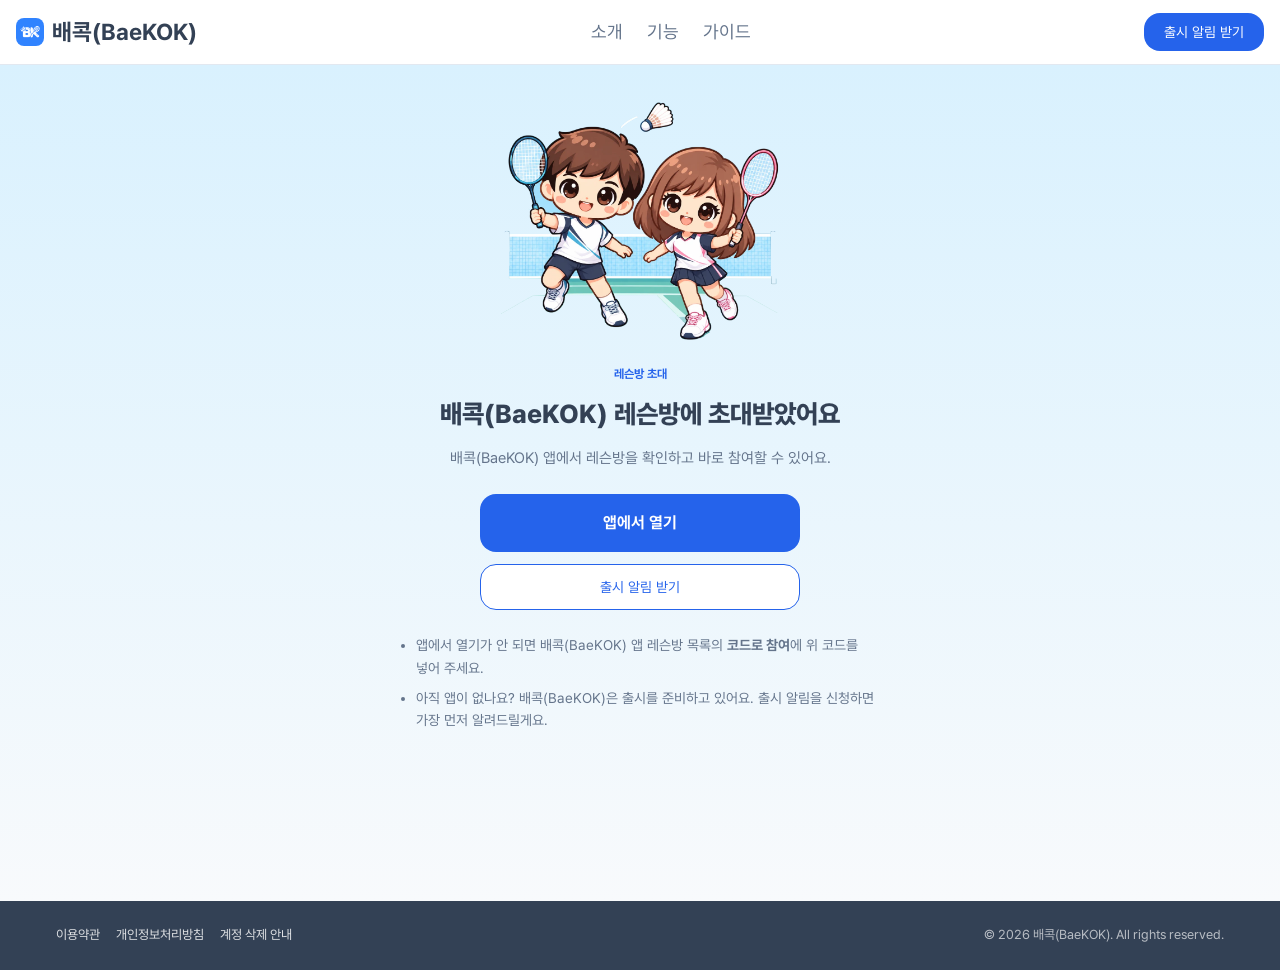
<file: lesson/index.html>
<!DOCTYPE html>
<html lang="ko">
<head>
  <meta charset="UTF-8" />
  <meta name="viewport" content="width=device-width, initial-scale=1.0" />
  <!-- 하위 폴더 페이지라 공용 헤더·푸터·이미지의 상대 경로를 사이트 루트 기준으로 맞춘다 -->
  <base href="/" />
  <title>레슨방 초대 | 배콕(BaeKOK)</title>
  <meta name="description" content="초대받은 레슨방을 배콕(BaeKOK) 앱에서 확인하고 참여해 보세요." />
  <meta name="robots" content="noindex" />
  <link rel="icon" href="/favicon.ico" sizes="48x48" />
  <link rel="icon" type="image/png" href="/assets/icons/favicon-192.png" sizes="192x192" />
  <link rel="apple-touch-icon" href="/assets/icons/apple-touch-icon.png" />
  <meta property="og:type" content="website" />
  <meta property="og:site_name" content="배콕(BaeKOK)" />
  <meta property="og:title" content="배콕(BaeKOK) 레슨방에 초대받았어요" />
  <meta property="og:description" content="초대받은 레슨방을 배콕(BaeKOK) 앱에서 확인하고 참여해 보세요." />
  <meta property="og:url" content="https://baekok.cloud/lesson/" />
  <meta property="og:image" content="https://baekok.cloud/assets/images/og-image.jpg" />
  <meta property="og:image:width" content="1200" />
  <meta property="og:image:height" content="630" />
  <meta name="twitter:card" content="summary_large_image" />
  <link rel="stylesheet" href="css/tokens.css" />
  <link rel="stylesheet" href="css/style.css" />
</head>
<body data-link-kind="lesson" data-link-param="code">
  <script src="js/site-header.js" data-page="lesson"></script>

  <main>
    <section class="section link-landing">
      <div class="container link-landing__card">
        <img
          class="link-landing__image"
          src="assets/images/hero_mascot_pair.webp"
          alt="라켓을 들고 배드민턴을 치는 배콕(BaeKOK) 캐릭터 두 명"
          width="1000"
          height="887"
        />
        <p class="section__eyebrow">레슨방 초대</p>
        <h1 class="link-landing__title">배콕(BaeKOK) 레슨방에 초대받았어요</h1>
        <p class="link-landing__desc">
          배콕(BaeKOK) 앱에서 레슨방을 확인하고 바로 참여할 수 있어요.
        </p>

        <div class="link-landing__code" data-code-box hidden>
          <span class="link-landing__code-label">초대 코드</span>
          <strong class="link-landing__code-value font-emphasis" data-code-text></strong>
          <button type="button" class="btn-outline" data-copy-code>코드 복사</button>
        </div>

        <div class="link-landing__actions">
          <a class="btn-primary btn-primary--lg" href="#" data-open-app>앱에서 열기</a>
          <a class="btn-outline" href="index.html#download" data-launch-alert>출시 알림 받기</a>
        </div>

        <ul class="link-landing__help">
          <li>앱에서 열기가 안 되면 배콕(BaeKOK) 앱 레슨방 목록의 <strong>코드로 참여</strong>에 위 코드를 넣어 주세요.</li>
          <li>아직 앱이 없나요? 배콕(BaeKOK)은 출시를 준비하고 있어요. 출시 알림을 신청하면 가장 먼저 알려드릴게요.</li>
        </ul>
      </div>
    </section>
  </main>

  <footer class="site-footer">
    <div class="container site-footer__inner">
      <div class="site-footer__links">
        <a href="/terms.html">이용약관</a>
        <a href="/privacy.html">개인정보처리방침</a>
        <a href="/delete-account/">계정 삭제 안내</a>
      </div>
      <p>© 2026 배콕(BaeKOK). All rights reserved.</p>
    </div>
  </footer>

  <script src="js/app-link-page.js" defer></script>
  <script src="js/launch-alert.js" defer></script>
</body>
</html>
</file>
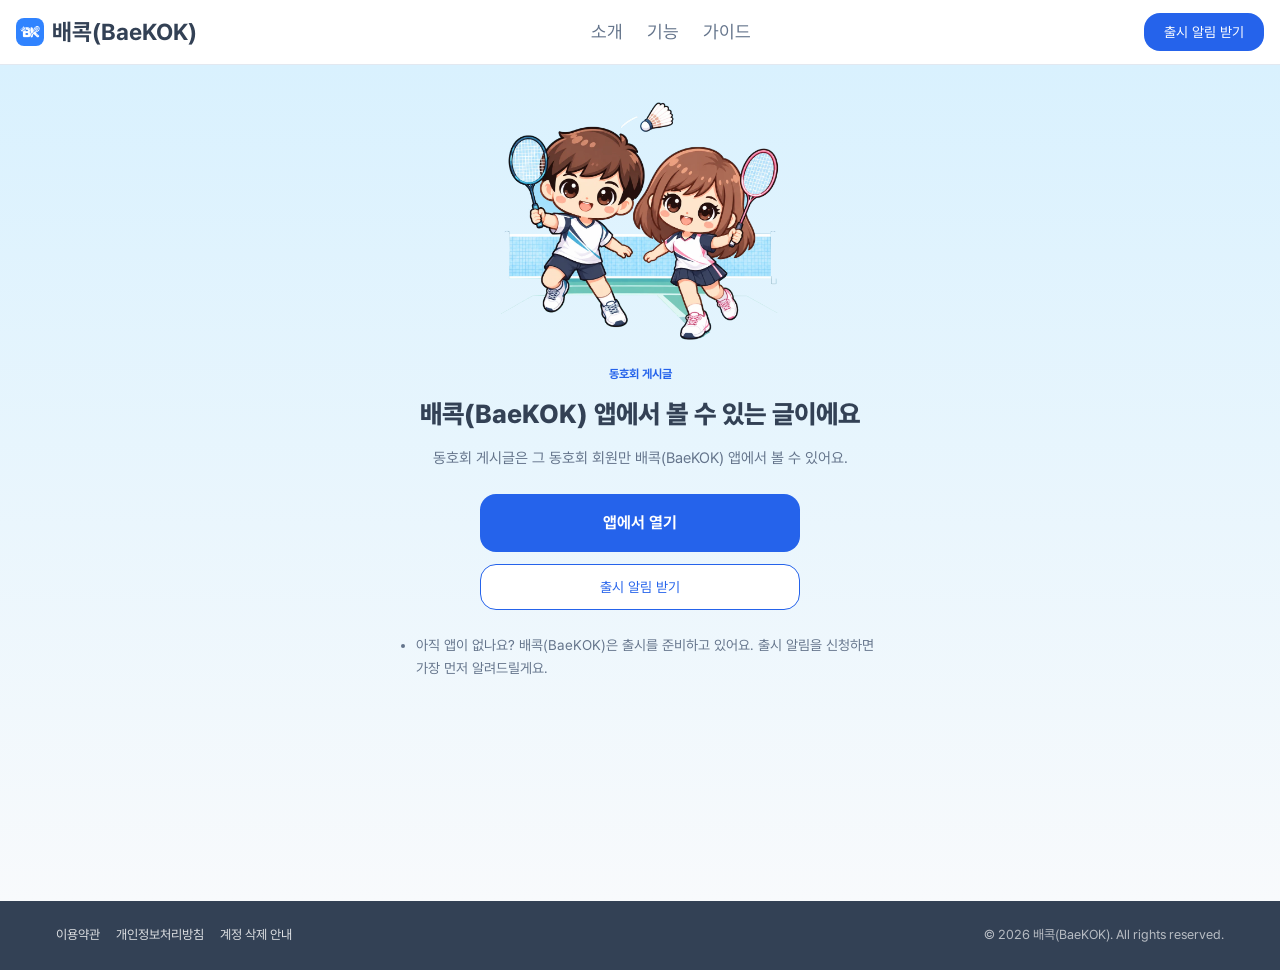
<file: posts/index.html>
<!DOCTYPE html>
<html lang="ko">
<head>
  <meta charset="UTF-8" />
  <meta name="viewport" content="width=device-width, initial-scale=1.0" />
  <!-- 하위 폴더 페이지라 공용 헤더·푸터·이미지의 상대 경로를 사이트 루트 기준으로 맞춘다 -->
  <base href="/" />
  <title>동호회 게시글 | 배콕(BaeKOK)</title>
  <meta name="description" content="배콕(BaeKOK) 동호회에 올라온 글이에요. 배콕(BaeKOK) 앱에서 확인해 보세요." />
  <meta name="robots" content="noindex" />
  <link rel="icon" href="/favicon.ico" sizes="48x48" />
  <link rel="icon" type="image/png" href="/assets/icons/favicon-192.png" sizes="192x192" />
  <link rel="apple-touch-icon" href="/assets/icons/apple-touch-icon.png" />
  <meta property="og:type" content="website" />
  <meta property="og:site_name" content="배콕(BaeKOK)" />
  <meta property="og:title" content="배콕(BaeKOK) 동호회 게시글" />
  <meta property="og:description" content="배콕(BaeKOK) 동호회에 올라온 글이에요. 배콕(BaeKOK) 앱에서 확인해 보세요." />
  <meta property="og:url" content="https://baekok.cloud/posts/" />
  <meta property="og:image" content="https://baekok.cloud/assets/images/og-image.jpg" />
  <meta property="og:image:width" content="1200" />
  <meta property="og:image:height" content="630" />
  <meta name="twitter:card" content="summary_large_image" />
  <link rel="stylesheet" href="css/tokens.css" />
  <link rel="stylesheet" href="css/style.css" />
</head>
<body data-link-kind="posts" data-link-param="id">
  <script src="js/site-header.js" data-page="posts"></script>

  <main>
    <section class="section link-landing">
      <div class="container link-landing__card">
        <img
          class="link-landing__image"
          src="assets/images/hero_mascot_pair.webp"
          alt="라켓을 들고 배드민턴을 치는 배콕(BaeKOK) 캐릭터 두 명"
          width="1000"
          height="887"
        />
        <p class="section__eyebrow">동호회 게시글</p>
        <h1 class="link-landing__title">배콕(BaeKOK) 앱에서 볼 수 있는 글이에요</h1>
        <p class="link-landing__desc">
          동호회 게시글은 그 동호회 회원만 배콕(BaeKOK) 앱에서 볼 수 있어요.
        </p>

        <div class="link-landing__actions">
          <a class="btn-primary btn-primary--lg" href="#" data-open-app>앱에서 열기</a>
          <a class="btn-outline" href="index.html#download" data-launch-alert>출시 알림 받기</a>
        </div>

        <ul class="link-landing__help">
          <li>아직 앱이 없나요? 배콕(BaeKOK)은 출시를 준비하고 있어요. 출시 알림을 신청하면 가장 먼저 알려드릴게요.</li>
        </ul>
      </div>
    </section>
  </main>

  <footer class="site-footer">
    <div class="container site-footer__inner">
      <div class="site-footer__links">
        <a href="/terms.html">이용약관</a>
        <a href="/privacy.html">개인정보처리방침</a>
        <a href="/delete-account/">계정 삭제 안내</a>
      </div>
      <p>© 2026 배콕(BaeKOK). All rights reserved.</p>
    </div>
  </footer>

  <script src="js/app-link-page.js" defer></script>
  <script src="js/launch-alert.js" defer></script>
</body>
</html>
</file>
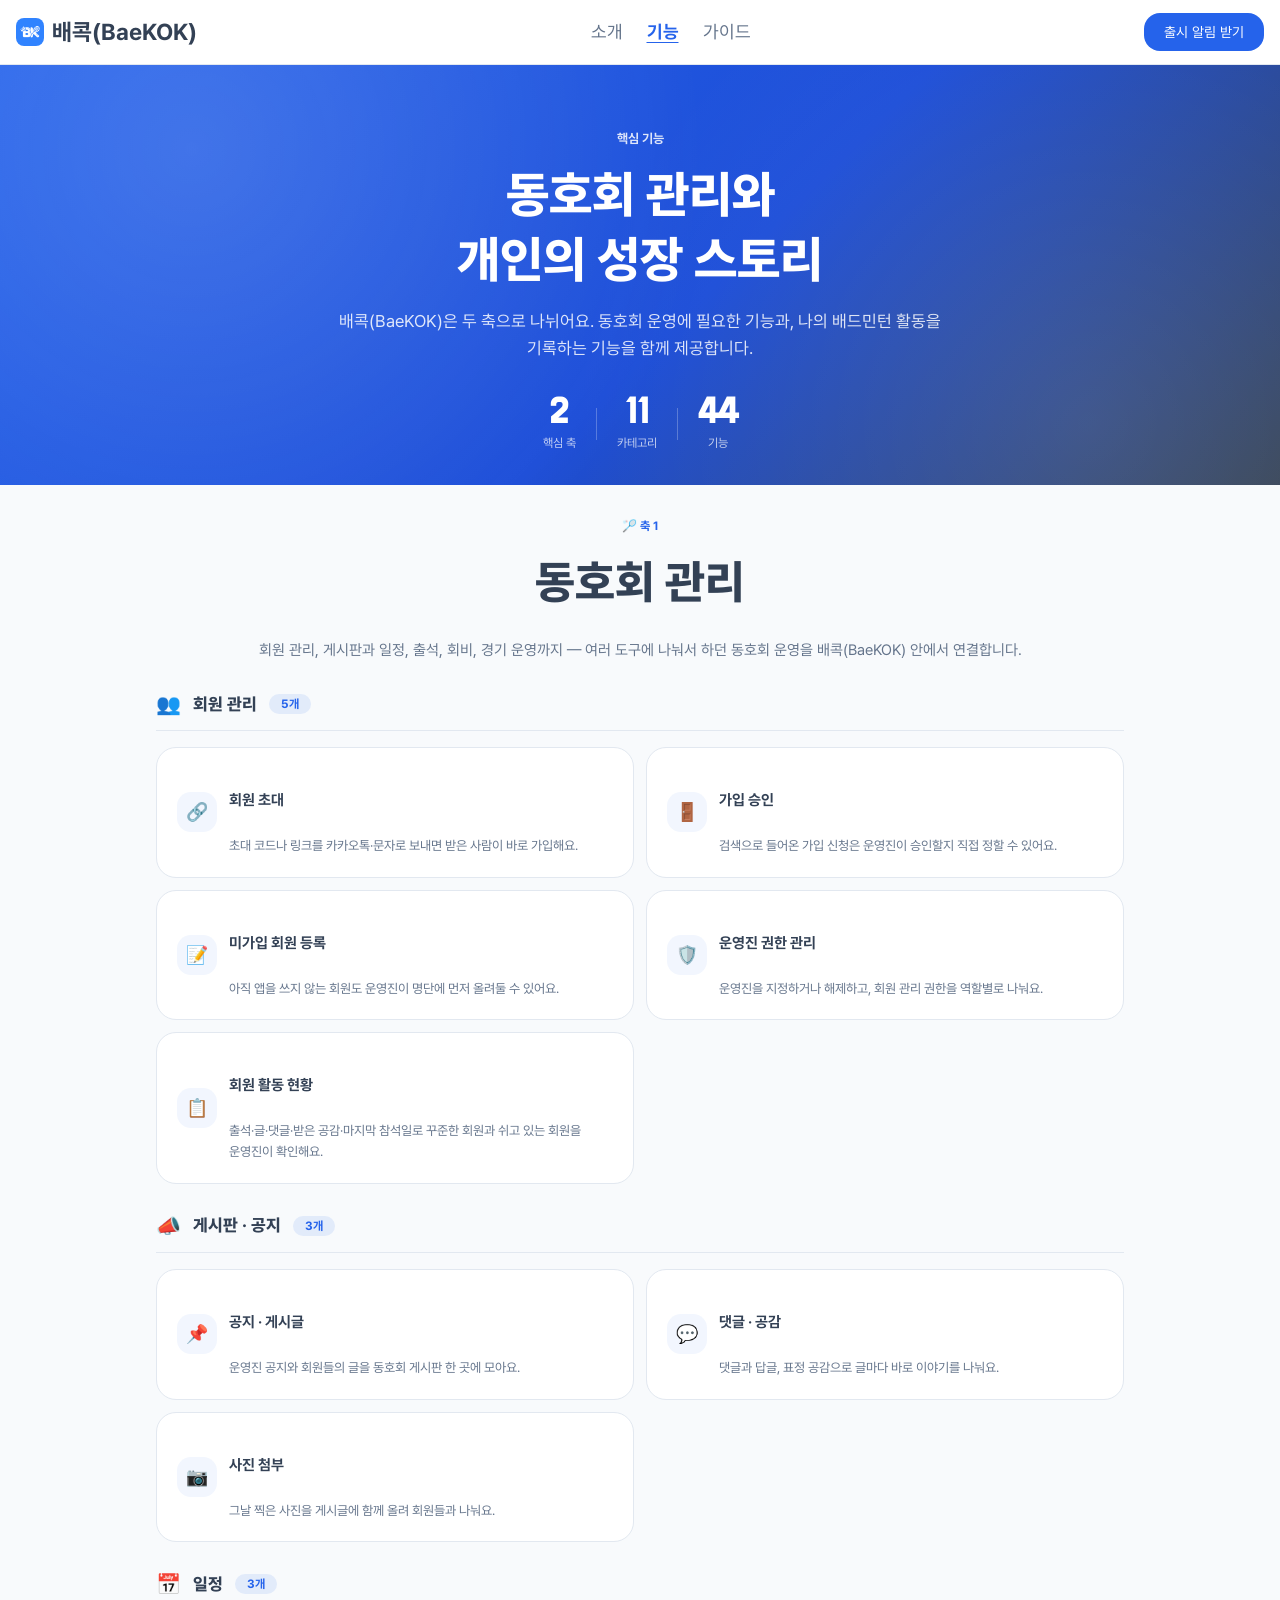
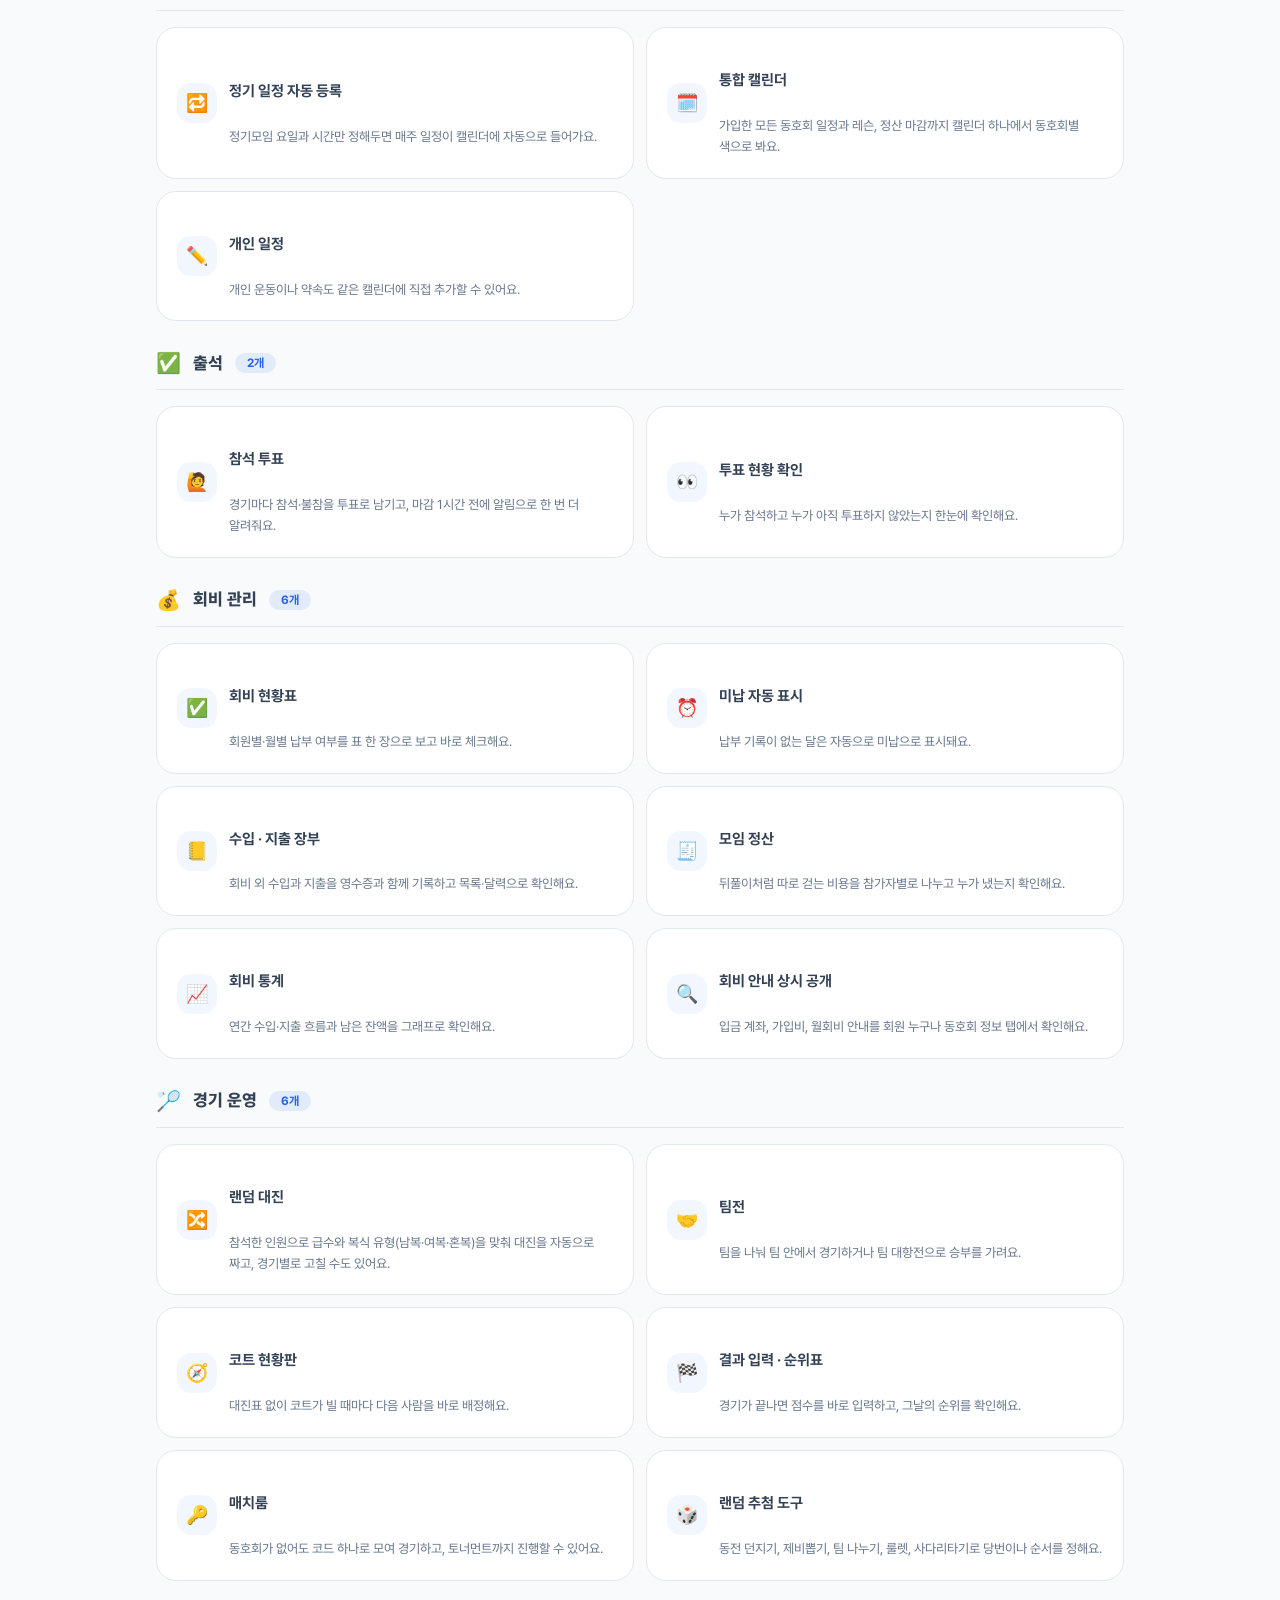
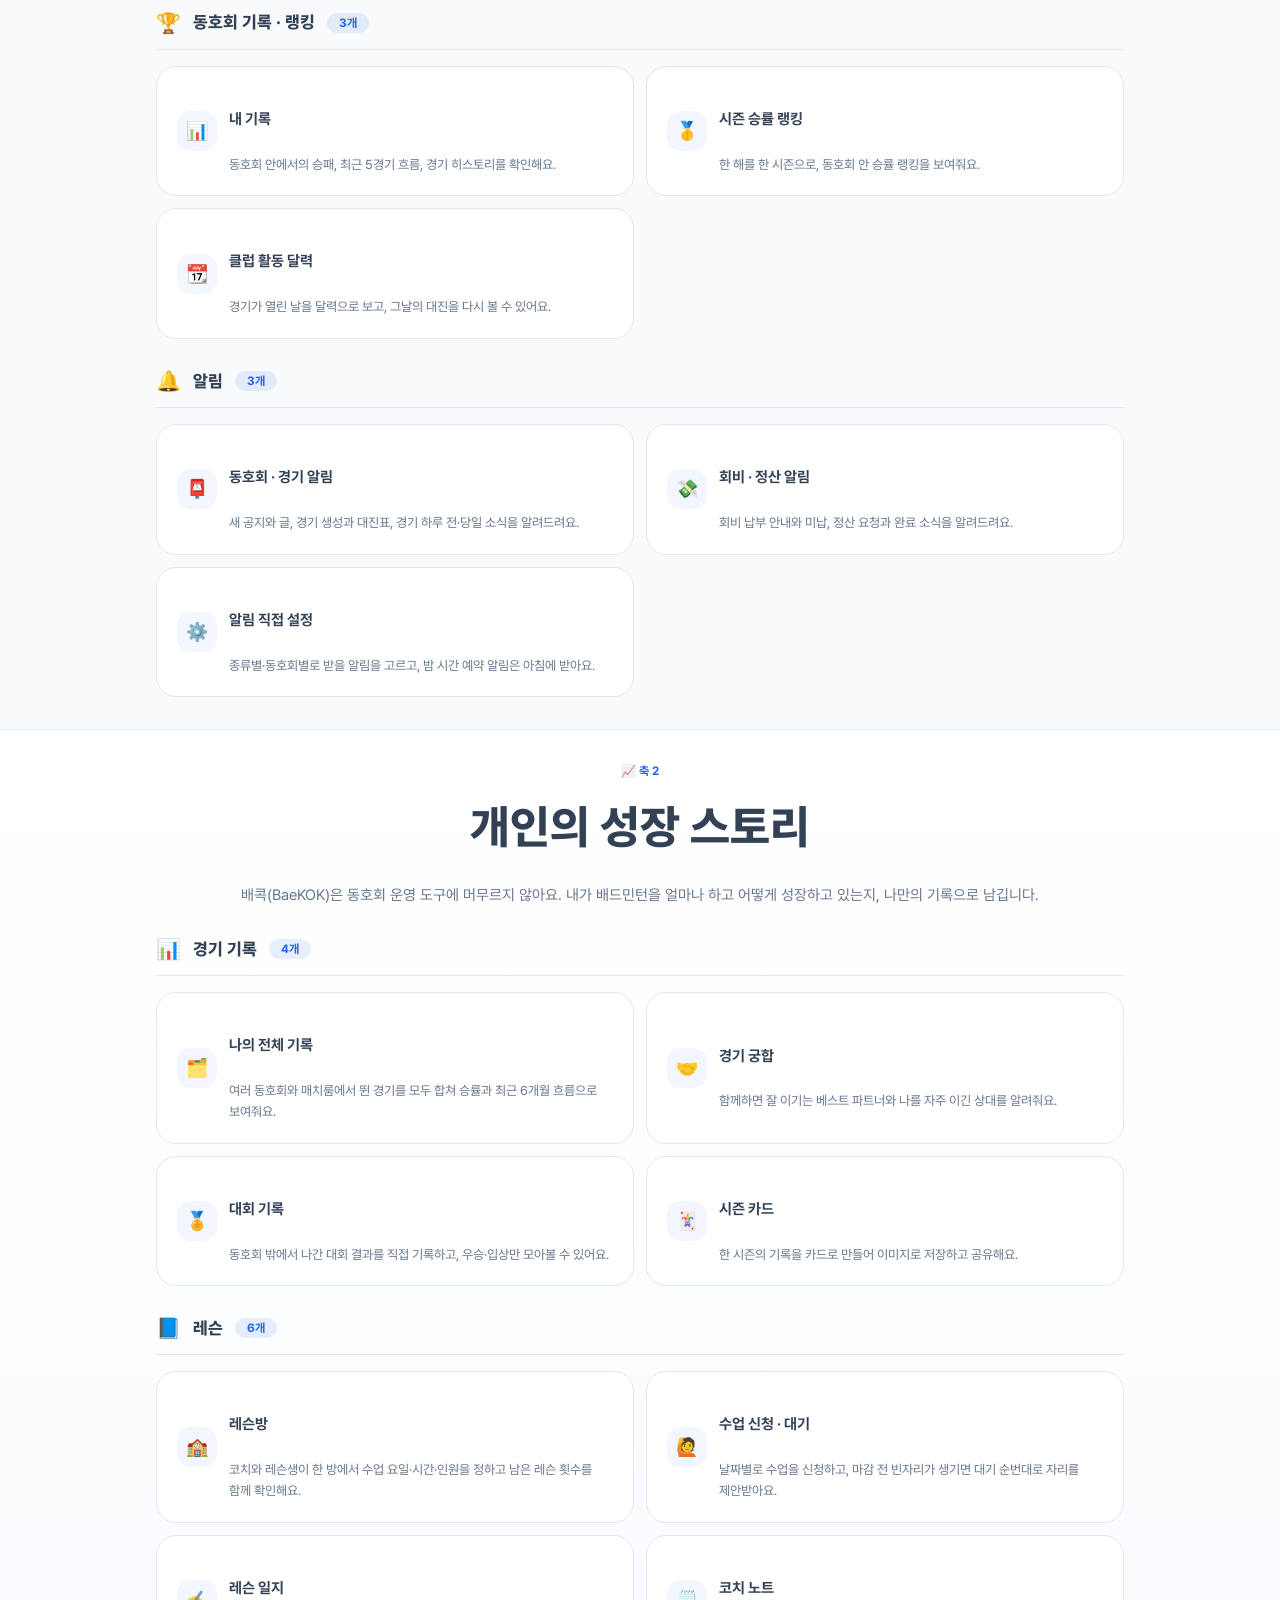
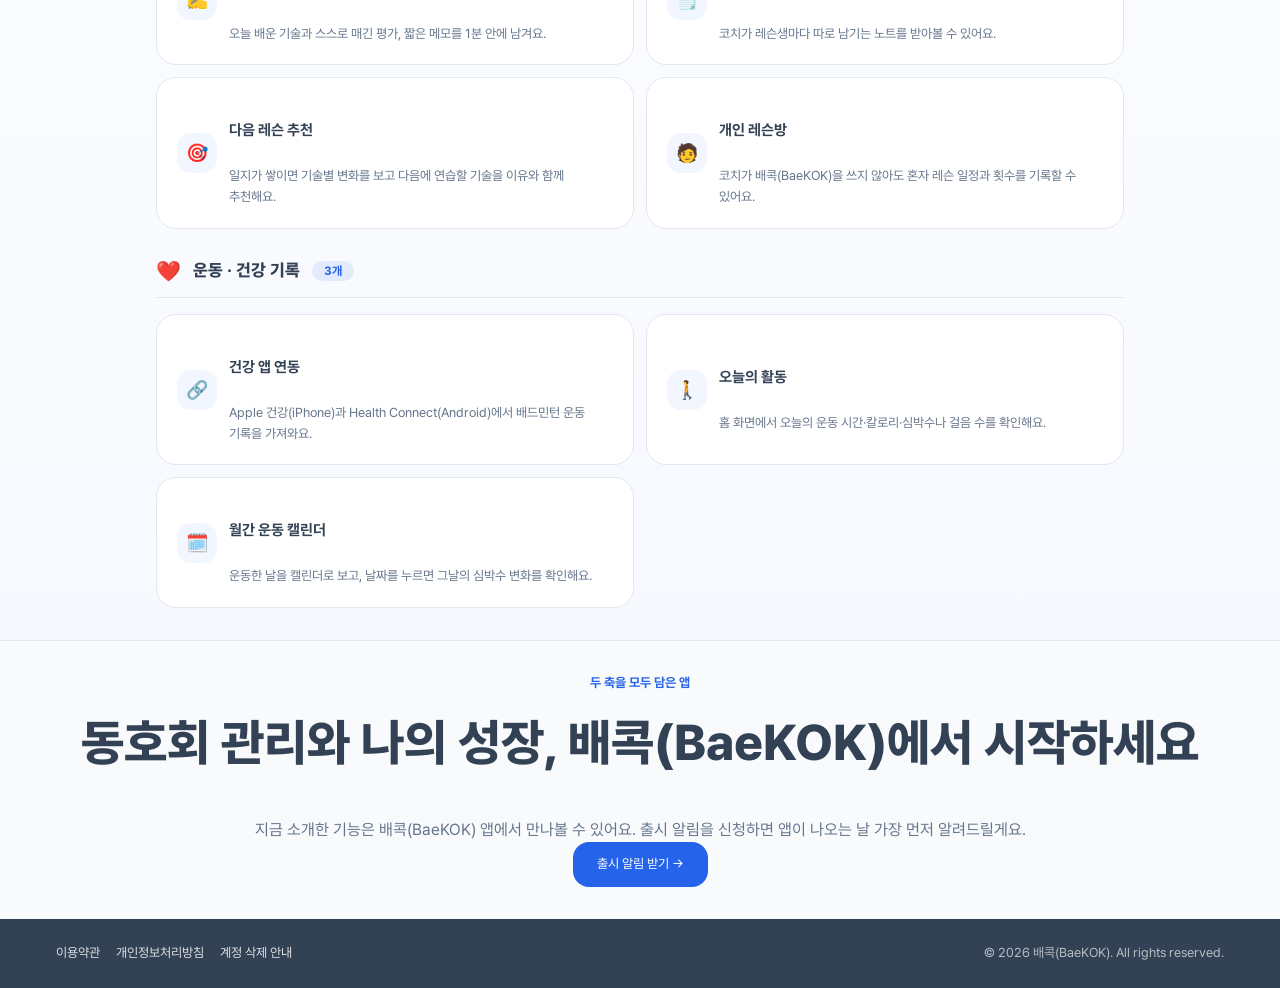
<file: features.html>
<!DOCTYPE html>
<html lang="ko">
<head>
  <meta charset="UTF-8" />
  <meta name="viewport" content="width=device-width, initial-scale=1.0" />
  <title>기능 소개 | 배콕(BaeKOK)</title>
  <meta
    name="description"
    content="배콕(BaeKOK)의 기능을 동호회 관리와 개인의 성장 스토리, 두 축으로 소개합니다. 회원·일정·회비·경기 운영부터 경기 기록·대회 기록·레슨·운동 기록까지 확인해보세요."
  />
  <link rel="icon" href="/favicon.ico" sizes="48x48" />
  <link rel="icon" type="image/png" href="/assets/icons/favicon-192.png" sizes="192x192" />
  <link rel="apple-touch-icon" href="/assets/icons/apple-touch-icon.png" />
  <meta property="og:type" content="website" />
  <meta property="og:site_name" content="배콕(BaeKOK)" />
  <meta property="og:title" content="배콕(BaeKOK) 기능 소개" />
  <meta property="og:description" content="동호회 관리와 개인의 성장 스토리, 배콕(BaeKOK)의 기능을 두 축으로 소개합니다." />
  <meta name="google-site-verification" content="j9RTY4uNU4VGIp62GwH1gbKZiD3tY4wXnzMvuD9bL28" />
  <meta name="naver-site-verification" content="df171461d8c9451b637db292ac055c21b8716a5b" />
  <link rel="canonical" href="https://baekok.cloud/features.html" />
  <meta property="og:url" content="https://baekok.cloud/features.html" />
  <meta property="og:image" content="https://baekok.cloud/assets/images/og-image.jpg" />
  <meta property="og:image:width" content="1200" />
  <meta property="og:image:height" content="630" />
  <meta name="twitter:card" content="summary_large_image" />
  <link rel="preconnect" href="https://fonts.googleapis.com" />
  <link rel="preconnect" href="https://fonts.gstatic.com" crossorigin />
  <link href="https://fonts.googleapis.com/css2?family=Do+Hyeon&display=swap" rel="stylesheet" />
  <link rel="stylesheet" href="css/tokens.css" />
  <link rel="stylesheet" href="css/style.css" />
</head>
<body class="page-features">
  <script src="js/site-header.js" data-page="features"></script>

  <main>
    <!-- Hero -->
    <section class="features-hero">
      <div class="container features-hero__container">
        <p class="features-hero__eyebrow">핵심 기능</p>
        <h1 class="features-hero__title">
          동호회 관리와<br />
          개인의 성장 스토리
        </h1>
        <p class="features-hero__subtitle">
          배콕(BaeKOK)은 두 축으로 나뉘어요. 동호회 운영에 필요한 기능과, 나의 배드민턴 활동을<br />
          기록하는 기능을 함께 제공합니다.
        </p>
        <div class="features-hero__stats">
          <div class="features-hero__stat">
            <span class="features-hero__stat-value font-emphasis">2</span>
            <span class="features-hero__stat-label">핵심 축</span>
          </div>
          <span class="features-hero__stat-divider" aria-hidden="true"></span>
          <div class="features-hero__stat">
            <span class="features-hero__stat-value font-emphasis">11</span>
            <span class="features-hero__stat-label">카테고리</span>
          </div>
          <span class="features-hero__stat-divider" aria-hidden="true"></span>
          <div class="features-hero__stat">
            <span class="features-hero__stat-value font-emphasis">44</span>
            <span class="features-hero__stat-label">기능</span>
          </div>
        </div>
      </div>
    </section>

    <!-- 축 1: 동호회 관리 -->
    <section class="section" id="club">
      <div class="container container--narrow">
        <div class="section-intro">
          <p class="section__eyebrow">🏸 축 1</p>
          <h2 class="section__title section__title--lg">동호회 관리</h2>
          <p class="feature-grid__subheading">
            회원 관리, 게시판과 일정, 출석, 회비, 경기 운영까지 — 여러 도구에 나눠서 하던
            동호회 운영을 배콕(BaeKOK) 안에서 연결합니다.
          </p>
        </div>

        <div class="feature-category">
          <div class="feature-category__header">
            <span class="feature-category__icon" aria-hidden="true">👥</span>
            <h3 class="feature-category__title">회원 관리</h3>
            <span class="feature-category__count">5개</span>
          </div>
          <div class="feature-subgrid">
            <article class="feature-subcard">
              <span class="feature-subcard__icon" aria-hidden="true">🔗</span>
              <div class="feature-subcard__body">
                <h4 class="feature-subcard__title">회원 초대</h4>
                <p class="feature-subcard__desc">초대 코드나 링크를 카카오톡·문자로 보내면 받은 사람이 바로 가입해요.</p>
              </div>
            </article>
            <article class="feature-subcard">
              <span class="feature-subcard__icon" aria-hidden="true">🚪</span>
              <div class="feature-subcard__body">
                <h4 class="feature-subcard__title">가입 승인</h4>
                <p class="feature-subcard__desc">검색으로 들어온 가입 신청은 운영진이 승인할지 직접 정할 수 있어요.</p>
              </div>
            </article>
            <article class="feature-subcard">
              <span class="feature-subcard__icon" aria-hidden="true">📝</span>
              <div class="feature-subcard__body">
                <h4 class="feature-subcard__title">미가입 회원 등록</h4>
                <p class="feature-subcard__desc">아직 앱을 쓰지 않는 회원도 운영진이 명단에 먼저 올려둘 수 있어요.</p>
              </div>
            </article>
            <article class="feature-subcard">
              <span class="feature-subcard__icon" aria-hidden="true">🛡️</span>
              <div class="feature-subcard__body">
                <h4 class="feature-subcard__title">운영진 권한 관리</h4>
                <p class="feature-subcard__desc">운영진을 지정하거나 해제하고, 회원 관리 권한을 역할별로 나눠요.</p>
              </div>
            </article>
            <article class="feature-subcard">
              <span class="feature-subcard__icon" aria-hidden="true">📋</span>
              <div class="feature-subcard__body">
                <h4 class="feature-subcard__title">회원 활동 현황</h4>
                <p class="feature-subcard__desc">출석·글·댓글·받은 공감·마지막 참석일로 꾸준한 회원과 쉬고 있는 회원을 운영진이 확인해요.</p>
              </div>
            </article>
          </div>
        </div>

        <div class="feature-category">
          <div class="feature-category__header">
            <span class="feature-category__icon" aria-hidden="true">📣</span>
            <h3 class="feature-category__title">게시판 · 공지</h3>
            <span class="feature-category__count">3개</span>
          </div>
          <div class="feature-subgrid">
            <article class="feature-subcard">
              <span class="feature-subcard__icon" aria-hidden="true">📌</span>
              <div class="feature-subcard__body">
                <h4 class="feature-subcard__title">공지 · 게시글</h4>
                <p class="feature-subcard__desc">운영진 공지와 회원들의 글을 동호회 게시판 한 곳에 모아요.</p>
              </div>
            </article>
            <article class="feature-subcard">
              <span class="feature-subcard__icon" aria-hidden="true">💬</span>
              <div class="feature-subcard__body">
                <h4 class="feature-subcard__title">댓글 · 공감</h4>
                <p class="feature-subcard__desc">댓글과 답글, 표정 공감으로 글마다 바로 이야기를 나눠요.</p>
              </div>
            </article>
            <article class="feature-subcard">
              <span class="feature-subcard__icon" aria-hidden="true">📷</span>
              <div class="feature-subcard__body">
                <h4 class="feature-subcard__title">사진 첨부</h4>
                <p class="feature-subcard__desc">그날 찍은 사진을 게시글에 함께 올려 회원들과 나눠요.</p>
              </div>
            </article>
          </div>
        </div>

        <div class="feature-category">
          <div class="feature-category__header">
            <span class="feature-category__icon" aria-hidden="true">📅</span>
            <h3 class="feature-category__title">일정</h3>
            <span class="feature-category__count">3개</span>
          </div>
          <div class="feature-subgrid">
            <article class="feature-subcard">
              <span class="feature-subcard__icon" aria-hidden="true">🔁</span>
              <div class="feature-subcard__body">
                <h4 class="feature-subcard__title">정기 일정 자동 등록</h4>
                <p class="feature-subcard__desc">정기모임 요일과 시간만 정해두면 매주 일정이 캘린더에 자동으로 들어가요.</p>
              </div>
            </article>
            <article class="feature-subcard">
              <span class="feature-subcard__icon" aria-hidden="true">🗓️</span>
              <div class="feature-subcard__body">
                <h4 class="feature-subcard__title">통합 캘린더</h4>
                <p class="feature-subcard__desc">가입한 모든 동호회 일정과 레슨, 정산 마감까지 캘린더 하나에서 동호회별 색으로 봐요.</p>
              </div>
            </article>
            <article class="feature-subcard">
              <span class="feature-subcard__icon" aria-hidden="true">✏️</span>
              <div class="feature-subcard__body">
                <h4 class="feature-subcard__title">개인 일정</h4>
                <p class="feature-subcard__desc">개인 운동이나 약속도 같은 캘린더에 직접 추가할 수 있어요.</p>
              </div>
            </article>
          </div>
        </div>

        <div class="feature-category">
          <div class="feature-category__header">
            <span class="feature-category__icon" aria-hidden="true">✅</span>
            <h3 class="feature-category__title">출석</h3>
            <span class="feature-category__count">2개</span>
          </div>
          <div class="feature-subgrid">
            <article class="feature-subcard">
              <span class="feature-subcard__icon" aria-hidden="true">🙋</span>
              <div class="feature-subcard__body">
                <h4 class="feature-subcard__title">참석 투표</h4>
                <p class="feature-subcard__desc">경기마다 참석·불참을 투표로 남기고, 마감 1시간 전에 알림으로 한 번 더 알려줘요.</p>
              </div>
            </article>
            <article class="feature-subcard">
              <span class="feature-subcard__icon" aria-hidden="true">👀</span>
              <div class="feature-subcard__body">
                <h4 class="feature-subcard__title">투표 현황 확인</h4>
                <p class="feature-subcard__desc">누가 참석하고 누가 아직 투표하지 않았는지 한눈에 확인해요.</p>
              </div>
            </article>
          </div>
        </div>

        <div class="feature-category">
          <div class="feature-category__header">
            <span class="feature-category__icon" aria-hidden="true">💰</span>
            <h3 class="feature-category__title">회비 관리</h3>
            <span class="feature-category__count">6개</span>
          </div>
          <div class="feature-subgrid">
            <article class="feature-subcard">
              <span class="feature-subcard__icon" aria-hidden="true">✅</span>
              <div class="feature-subcard__body">
                <h4 class="feature-subcard__title">회비 현황표</h4>
                <p class="feature-subcard__desc">회원별·월별 납부 여부를 표 한 장으로 보고 바로 체크해요.</p>
              </div>
            </article>
            <article class="feature-subcard">
              <span class="feature-subcard__icon" aria-hidden="true">⏰</span>
              <div class="feature-subcard__body">
                <h4 class="feature-subcard__title">미납 자동 표시</h4>
                <p class="feature-subcard__desc">납부 기록이 없는 달은 자동으로 미납으로 표시돼요.</p>
              </div>
            </article>
            <article class="feature-subcard">
              <span class="feature-subcard__icon" aria-hidden="true">📒</span>
              <div class="feature-subcard__body">
                <h4 class="feature-subcard__title">수입 · 지출 장부</h4>
                <p class="feature-subcard__desc">회비 외 수입과 지출을 영수증과 함께 기록하고 목록·달력으로 확인해요.</p>
              </div>
            </article>
            <article class="feature-subcard">
              <span class="feature-subcard__icon" aria-hidden="true">🧾</span>
              <div class="feature-subcard__body">
                <h4 class="feature-subcard__title">모임 정산</h4>
                <p class="feature-subcard__desc">뒤풀이처럼 따로 걷는 비용을 참가자별로 나누고 누가 냈는지 확인해요.</p>
              </div>
            </article>
            <article class="feature-subcard">
              <span class="feature-subcard__icon" aria-hidden="true">📈</span>
              <div class="feature-subcard__body">
                <h4 class="feature-subcard__title">회비 통계</h4>
                <p class="feature-subcard__desc">연간 수입·지출 흐름과 남은 잔액을 그래프로 확인해요.</p>
              </div>
            </article>
            <article class="feature-subcard">
              <span class="feature-subcard__icon" aria-hidden="true">🔍</span>
              <div class="feature-subcard__body">
                <h4 class="feature-subcard__title">회비 안내 상시 공개</h4>
                <p class="feature-subcard__desc">입금 계좌, 가입비, 월회비 안내를 회원 누구나 동호회 정보 탭에서 확인해요.</p>
              </div>
            </article>
          </div>
        </div>

        <div class="feature-category">
          <div class="feature-category__header">
            <span class="feature-category__icon" aria-hidden="true">🏸</span>
            <h3 class="feature-category__title">경기 운영</h3>
            <span class="feature-category__count">6개</span>
          </div>
          <div class="feature-subgrid">
            <article class="feature-subcard">
              <span class="feature-subcard__icon" aria-hidden="true">🔀</span>
              <div class="feature-subcard__body">
                <h4 class="feature-subcard__title">랜덤 대진</h4>
                <p class="feature-subcard__desc">참석한 인원으로 급수와 복식 유형(남복·여복·혼복)을 맞춰 대진을 자동으로 짜고, 경기별로 고칠 수도 있어요.</p>
              </div>
            </article>
            <article class="feature-subcard">
              <span class="feature-subcard__icon" aria-hidden="true">🤝</span>
              <div class="feature-subcard__body">
                <h4 class="feature-subcard__title">팀전</h4>
                <p class="feature-subcard__desc">팀을 나눠 팀 안에서 경기하거나 팀 대항전으로 승부를 가려요.</p>
              </div>
            </article>
            <article class="feature-subcard">
              <span class="feature-subcard__icon" aria-hidden="true">🧭</span>
              <div class="feature-subcard__body">
                <h4 class="feature-subcard__title">코트 현황판</h4>
                <p class="feature-subcard__desc">대진표 없이 코트가 빌 때마다 다음 사람을 바로 배정해요.</p>
              </div>
            </article>
            <article class="feature-subcard">
              <span class="feature-subcard__icon" aria-hidden="true">🏁</span>
              <div class="feature-subcard__body">
                <h4 class="feature-subcard__title">결과 입력 · 순위표</h4>
                <p class="feature-subcard__desc">경기가 끝나면 점수를 바로 입력하고, 그날의 순위를 확인해요.</p>
              </div>
            </article>
            <article class="feature-subcard">
              <span class="feature-subcard__icon" aria-hidden="true">🔑</span>
              <div class="feature-subcard__body">
                <h4 class="feature-subcard__title">매치룸</h4>
                <p class="feature-subcard__desc">동호회가 없어도 코드 하나로 모여 경기하고, 토너먼트까지 진행할 수 있어요.</p>
              </div>
            </article>
            <article class="feature-subcard">
              <span class="feature-subcard__icon" aria-hidden="true">🎲</span>
              <div class="feature-subcard__body">
                <h4 class="feature-subcard__title">랜덤 추첨 도구</h4>
                <p class="feature-subcard__desc">동전 던지기, 제비뽑기, 팀 나누기, 룰렛, 사다리타기로 당번이나 순서를 정해요.</p>
              </div>
            </article>
          </div>
        </div>

        <div class="feature-category">
          <div class="feature-category__header">
            <span class="feature-category__icon" aria-hidden="true">🏆</span>
            <h3 class="feature-category__title">동호회 기록 · 랭킹</h3>
            <span class="feature-category__count">3개</span>
          </div>
          <div class="feature-subgrid">
            <article class="feature-subcard">
              <span class="feature-subcard__icon" aria-hidden="true">📊</span>
              <div class="feature-subcard__body">
                <h4 class="feature-subcard__title">내 기록</h4>
                <p class="feature-subcard__desc">동호회 안에서의 승패, 최근 5경기 흐름, 경기 히스토리를 확인해요.</p>
              </div>
            </article>
            <article class="feature-subcard">
              <span class="feature-subcard__icon" aria-hidden="true">🥇</span>
              <div class="feature-subcard__body">
                <h4 class="feature-subcard__title">시즌 승률 랭킹</h4>
                <p class="feature-subcard__desc">한 해를 한 시즌으로, 동호회 안 승률 랭킹을 보여줘요.</p>
              </div>
            </article>
            <article class="feature-subcard">
              <span class="feature-subcard__icon" aria-hidden="true">📆</span>
              <div class="feature-subcard__body">
                <h4 class="feature-subcard__title">클럽 활동 달력</h4>
                <p class="feature-subcard__desc">경기가 열린 날을 달력으로 보고, 그날의 대진을 다시 볼 수 있어요.</p>
              </div>
            </article>
          </div>
        </div>

        <div class="feature-category">
          <div class="feature-category__header">
            <span class="feature-category__icon" aria-hidden="true">🔔</span>
            <h3 class="feature-category__title">알림</h3>
            <span class="feature-category__count">3개</span>
          </div>
          <div class="feature-subgrid">
            <article class="feature-subcard">
              <span class="feature-subcard__icon" aria-hidden="true">📮</span>
              <div class="feature-subcard__body">
                <h4 class="feature-subcard__title">동호회 · 경기 알림</h4>
                <p class="feature-subcard__desc">새 공지와 글, 경기 생성과 대진표, 경기 하루 전·당일 소식을 알려드려요.</p>
              </div>
            </article>
            <article class="feature-subcard">
              <span class="feature-subcard__icon" aria-hidden="true">💸</span>
              <div class="feature-subcard__body">
                <h4 class="feature-subcard__title">회비 · 정산 알림</h4>
                <p class="feature-subcard__desc">회비 납부 안내와 미납, 정산 요청과 완료 소식을 알려드려요.</p>
              </div>
            </article>
            <article class="feature-subcard">
              <span class="feature-subcard__icon" aria-hidden="true">⚙️</span>
              <div class="feature-subcard__body">
                <h4 class="feature-subcard__title">알림 직접 설정</h4>
                <p class="feature-subcard__desc">종류별·동호회별로 받을 알림을 고르고, 밤 시간 예약 알림은 아침에 받아요.</p>
              </div>
            </article>
          </div>
        </div>
      </div>
    </section>

    <!-- 축 2: 개인의 성장 스토리 -->
    <section class="section section--band" id="personal">
      <div class="container container--narrow">
        <div class="section-intro">
          <p class="section__eyebrow">📈 축 2</p>
          <h2 class="section__title section__title--lg">개인의 성장 스토리</h2>
          <p class="feature-grid__subheading">
            배콕(BaeKOK)은 동호회 운영 도구에 머무르지 않아요. 내가 배드민턴을 얼마나 하고
            어떻게 성장하고 있는지, 나만의 기록으로 남깁니다.
          </p>
        </div>

        <div class="feature-category">
          <div class="feature-category__header">
            <span class="feature-category__icon" aria-hidden="true">📊</span>
            <h3 class="feature-category__title">경기 기록</h3>
            <span class="feature-category__count">4개</span>
          </div>
          <div class="feature-subgrid">
            <article class="feature-subcard">
              <span class="feature-subcard__icon" aria-hidden="true">🗂️</span>
              <div class="feature-subcard__body">
                <h4 class="feature-subcard__title">나의 전체 기록</h4>
                <p class="feature-subcard__desc">여러 동호회와 매치룸에서 뛴 경기를 모두 합쳐 승률과 최근 6개월 흐름으로 보여줘요.</p>
              </div>
            </article>
            <article class="feature-subcard">
              <span class="feature-subcard__icon" aria-hidden="true">🤝</span>
              <div class="feature-subcard__body">
                <h4 class="feature-subcard__title">경기 궁합</h4>
                <p class="feature-subcard__desc">함께하면 잘 이기는 베스트 파트너와 나를 자주 이긴 상대를 알려줘요.</p>
              </div>
            </article>
            <article class="feature-subcard">
              <span class="feature-subcard__icon" aria-hidden="true">🏅</span>
              <div class="feature-subcard__body">
                <h4 class="feature-subcard__title">대회 기록</h4>
                <p class="feature-subcard__desc">동호회 밖에서 나간 대회 결과를 직접 기록하고, 우승·입상만 모아볼 수 있어요.</p>
              </div>
            </article>
            <article class="feature-subcard">
              <span class="feature-subcard__icon" aria-hidden="true">🃏</span>
              <div class="feature-subcard__body">
                <h4 class="feature-subcard__title">시즌 카드</h4>
                <p class="feature-subcard__desc">한 시즌의 기록을 카드로 만들어 이미지로 저장하고 공유해요.</p>
              </div>
            </article>
          </div>
        </div>

        <div class="feature-category">
          <div class="feature-category__header">
            <span class="feature-category__icon" aria-hidden="true">📘</span>
            <h3 class="feature-category__title">레슨</h3>
            <span class="feature-category__count">6개</span>
          </div>
          <div class="feature-subgrid">
            <article class="feature-subcard">
              <span class="feature-subcard__icon" aria-hidden="true">🏫</span>
              <div class="feature-subcard__body">
                <h4 class="feature-subcard__title">레슨방</h4>
                <p class="feature-subcard__desc">코치와 레슨생이 한 방에서 수업 요일·시간·인원을 정하고 남은 레슨 횟수를 함께 확인해요.</p>
              </div>
            </article>
            <article class="feature-subcard">
              <span class="feature-subcard__icon" aria-hidden="true">🙋</span>
              <div class="feature-subcard__body">
                <h4 class="feature-subcard__title">수업 신청 · 대기</h4>
                <p class="feature-subcard__desc">날짜별로 수업을 신청하고, 마감 전 빈자리가 생기면 대기 순번대로 자리를 제안받아요.</p>
              </div>
            </article>
            <article class="feature-subcard">
              <span class="feature-subcard__icon" aria-hidden="true">✍️</span>
              <div class="feature-subcard__body">
                <h4 class="feature-subcard__title">레슨 일지</h4>
                <p class="feature-subcard__desc">오늘 배운 기술과 스스로 매긴 평가, 짧은 메모를 1분 안에 남겨요.</p>
              </div>
            </article>
            <article class="feature-subcard">
              <span class="feature-subcard__icon" aria-hidden="true">🗒️</span>
              <div class="feature-subcard__body">
                <h4 class="feature-subcard__title">코치 노트</h4>
                <p class="feature-subcard__desc">코치가 레슨생마다 따로 남기는 노트를 받아볼 수 있어요.</p>
              </div>
            </article>
            <article class="feature-subcard">
              <span class="feature-subcard__icon" aria-hidden="true">🎯</span>
              <div class="feature-subcard__body">
                <h4 class="feature-subcard__title">다음 레슨 추천</h4>
                <p class="feature-subcard__desc">일지가 쌓이면 기술별 변화를 보고 다음에 연습할 기술을 이유와 함께 추천해요.</p>
              </div>
            </article>
            <article class="feature-subcard">
              <span class="feature-subcard__icon" aria-hidden="true">🧑</span>
              <div class="feature-subcard__body">
                <h4 class="feature-subcard__title">개인 레슨방</h4>
                <p class="feature-subcard__desc">코치가 배콕(BaeKOK)을 쓰지 않아도 혼자 레슨 일정과 횟수를 기록할 수 있어요.</p>
              </div>
            </article>
          </div>
        </div>

        <div class="feature-category">
          <div class="feature-category__header">
            <span class="feature-category__icon" aria-hidden="true">❤️</span>
            <h3 class="feature-category__title">운동 · 건강 기록</h3>
            <span class="feature-category__count">3개</span>
          </div>
          <div class="feature-subgrid">
            <article class="feature-subcard">
              <span class="feature-subcard__icon" aria-hidden="true">🔗</span>
              <div class="feature-subcard__body">
                <h4 class="feature-subcard__title">건강 앱 연동</h4>
                <p class="feature-subcard__desc">Apple 건강(iPhone)과 Health Connect(Android)에서 배드민턴 운동 기록을 가져와요.</p>
              </div>
            </article>
            <article class="feature-subcard">
              <span class="feature-subcard__icon" aria-hidden="true">🚶</span>
              <div class="feature-subcard__body">
                <h4 class="feature-subcard__title">오늘의 활동</h4>
                <p class="feature-subcard__desc">홈 화면에서 오늘의 운동 시간·칼로리·심박수나 걸음 수를 확인해요.</p>
              </div>
            </article>
            <article class="feature-subcard">
              <span class="feature-subcard__icon" aria-hidden="true">🗓️</span>
              <div class="feature-subcard__body">
                <h4 class="feature-subcard__title">월간 운동 캘린더</h4>
                <p class="feature-subcard__desc">운동한 날을 캘린더로 보고, 날짜를 누르면 그날의 심박수 변화를 확인해요.</p>
              </div>
            </article>
          </div>
        </div>
      </div>
    </section>

    <!-- 출시 알림 CTA -->
    <section class="section section-cta">
      <div class="container">
        <p class="section__eyebrow">두 축을 모두 담은 앱</p>
        <h2 class="section__title section__title--lg">동호회 관리와 나의 성장, 배콕(BaeKOK)에서 시작하세요</h2>
        <p class="problem-solution__desc">
          지금 소개한 기능은 배콕(BaeKOK) 앱에서 만나볼 수 있어요. 출시 알림을 신청하면 앱이
          나오는 날 가장 먼저 알려드릴게요.
        </p>
        <a class="btn-primary" href="index.html#download" data-launch-alert>출시 알림 받기 →</a>
      </div>
    </section>
  </main>

  <footer class="site-footer">
    <div class="container site-footer__inner">
      <div class="site-footer__links">
        <a href="/terms.html">이용약관</a>
        <a href="/privacy.html">개인정보처리방침</a>
        <a href="/delete-account/">계정 삭제 안내</a>
      </div>
      <p>© 2026 배콕(BaeKOK). All rights reserved.</p>
    </div>
  </footer>

  <button type="button" id="scroll-top" class="scroll-top-btn" aria-label="맨 위로 이동">↑</button>

  <script src="js/scroll-top.js" defer></script>
  <script src="js/launch-alert.js" defer></script>
</body>
</html>
</file>
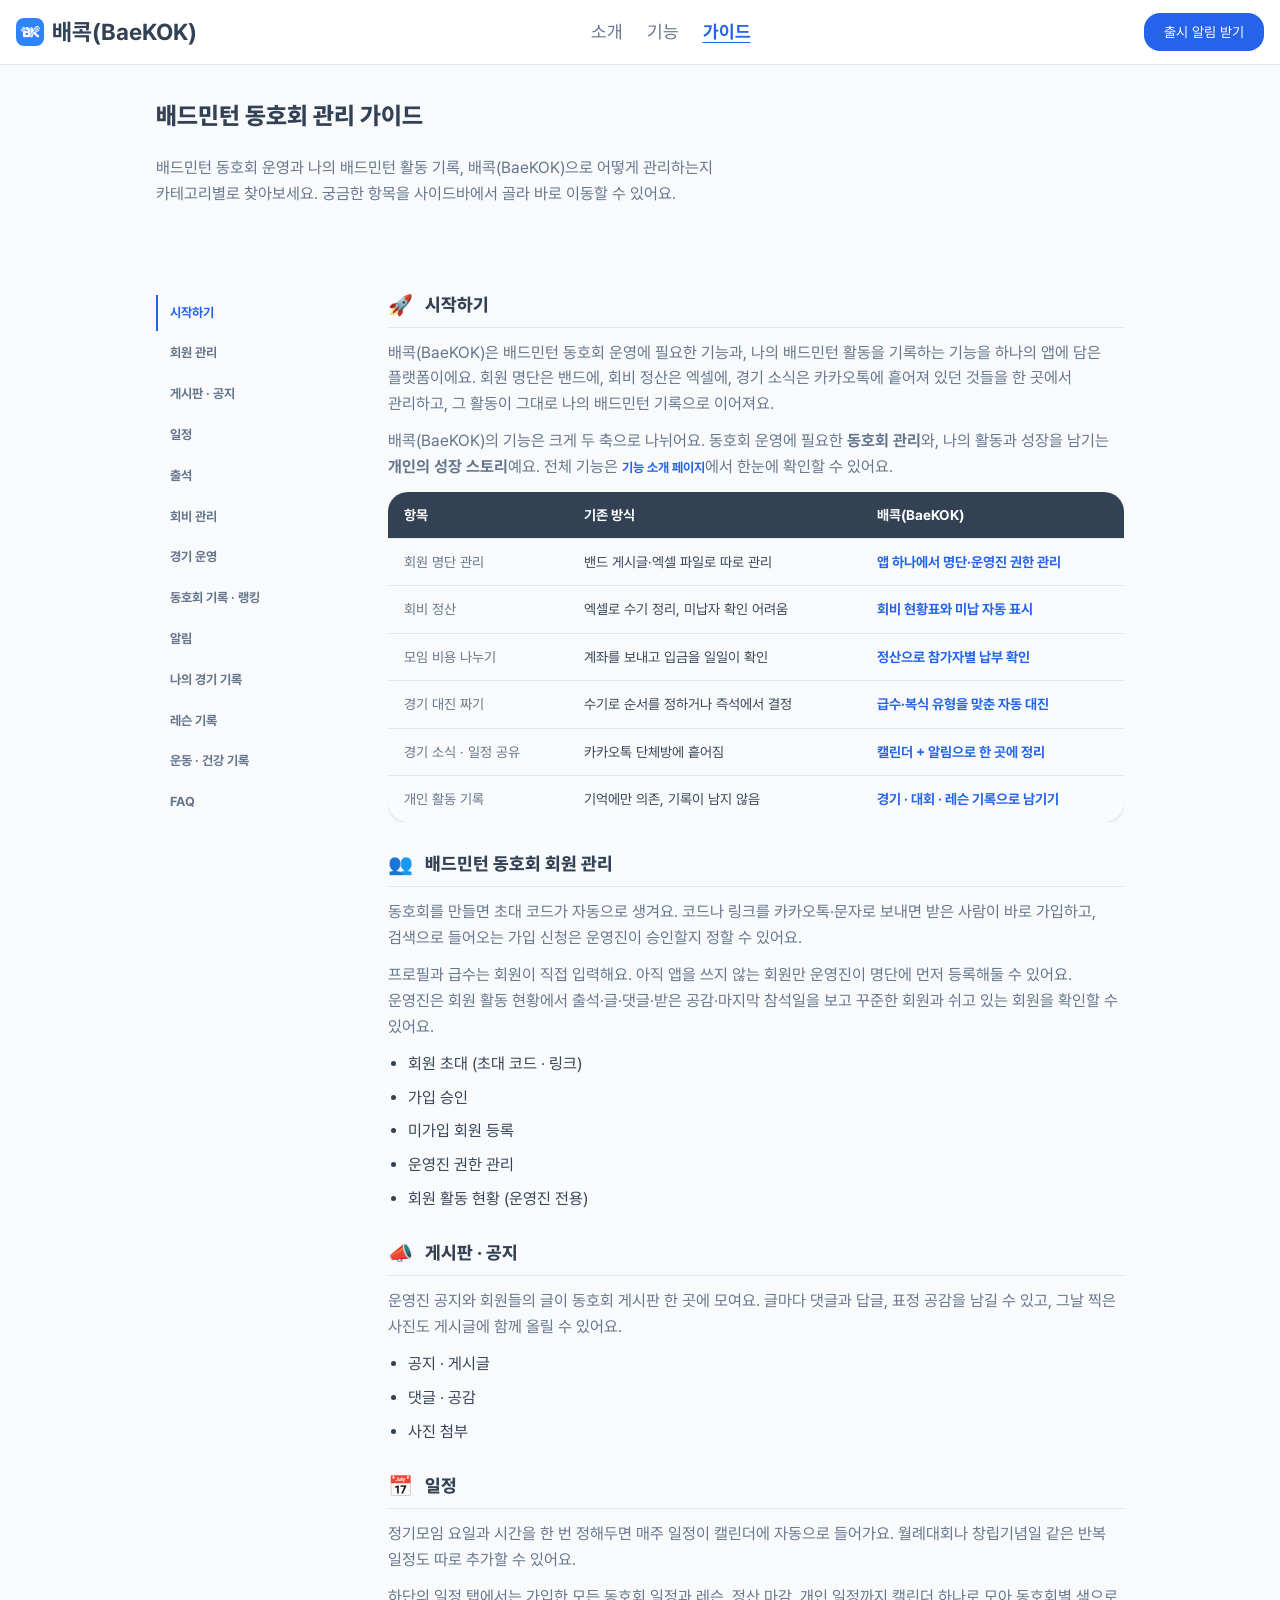
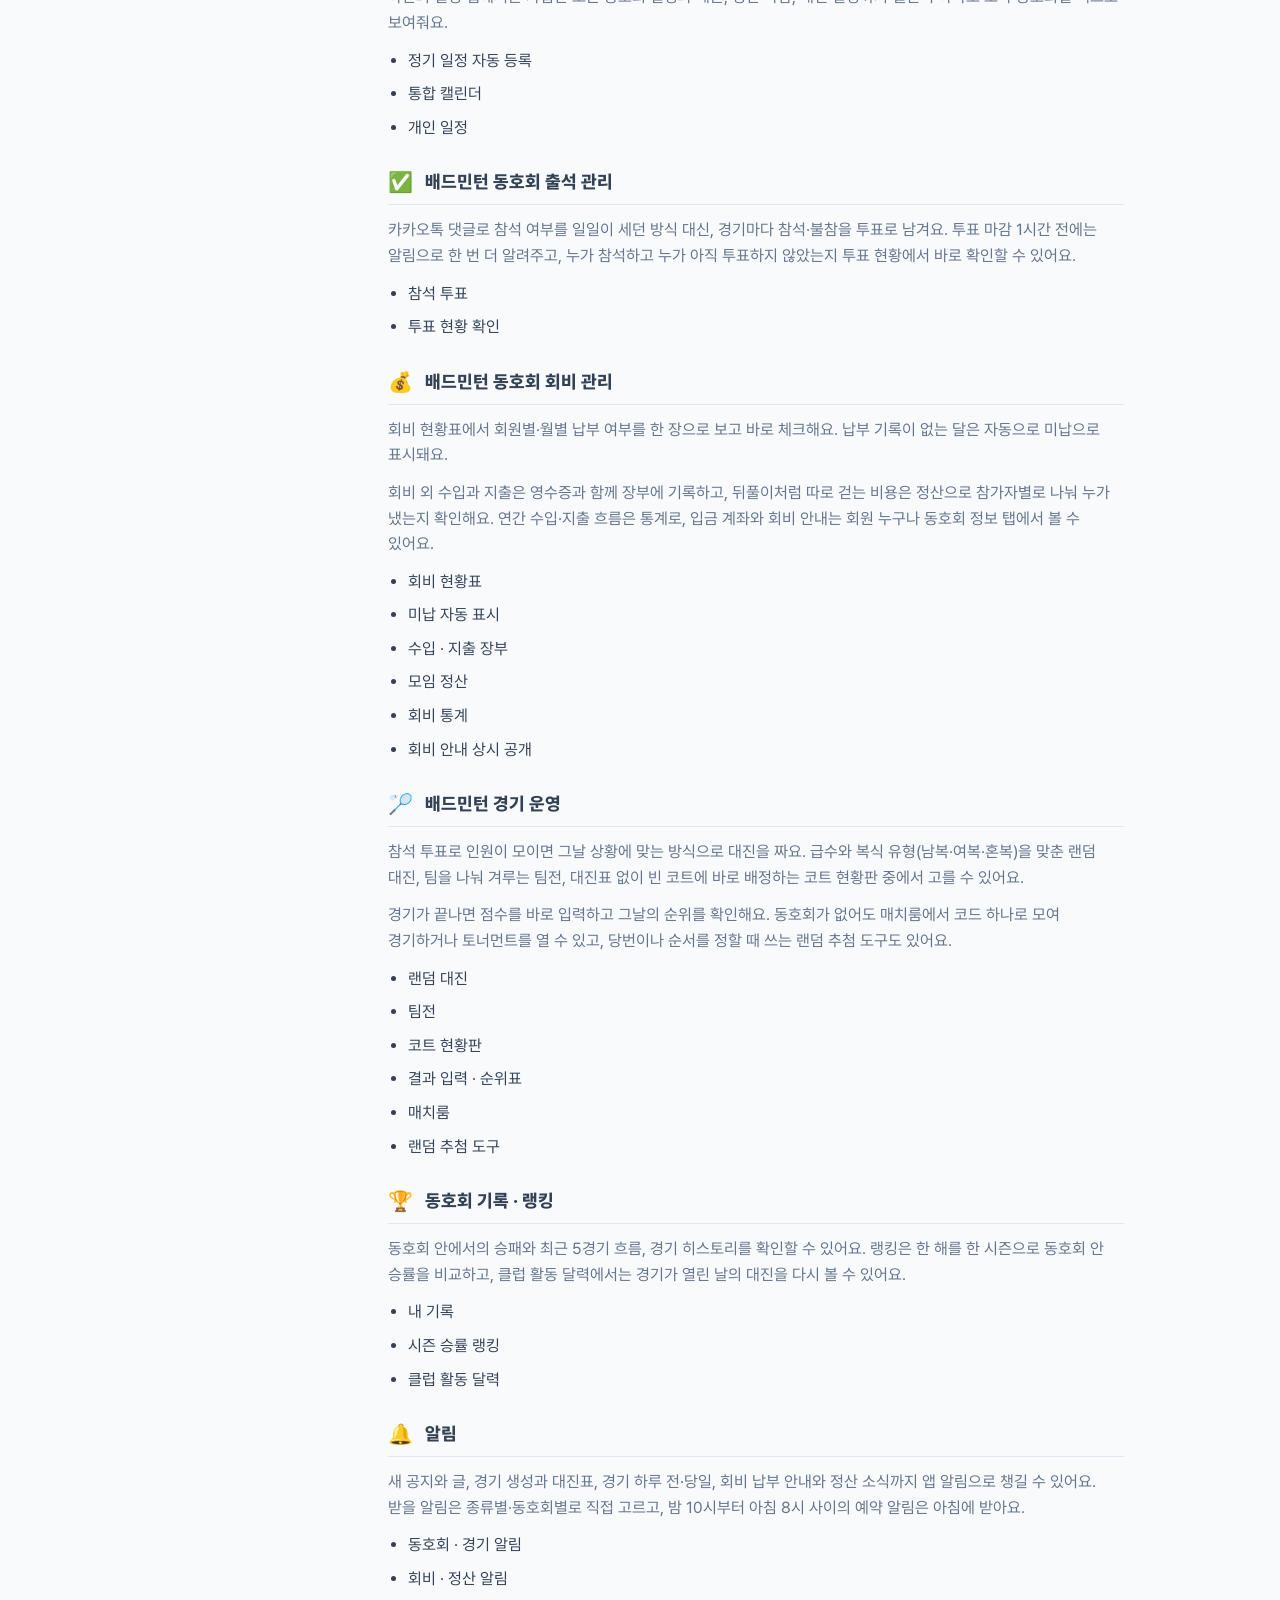
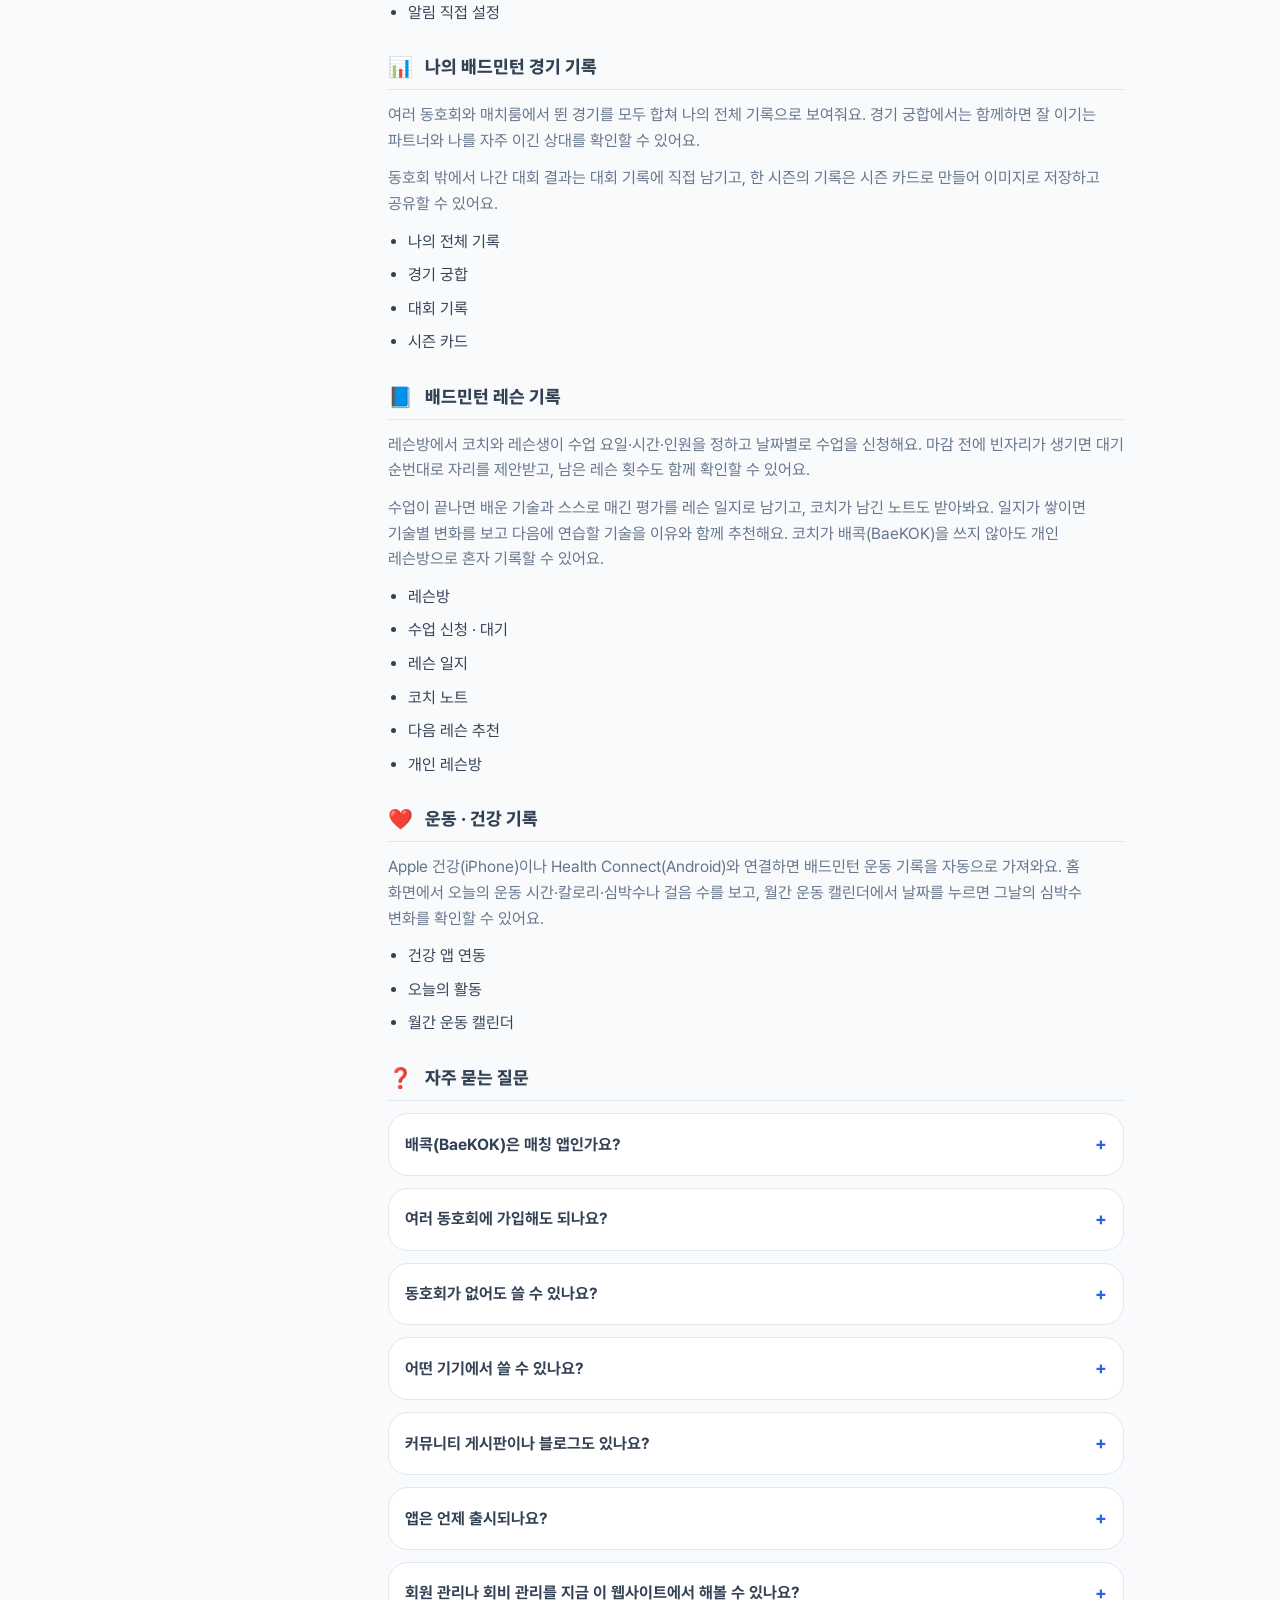
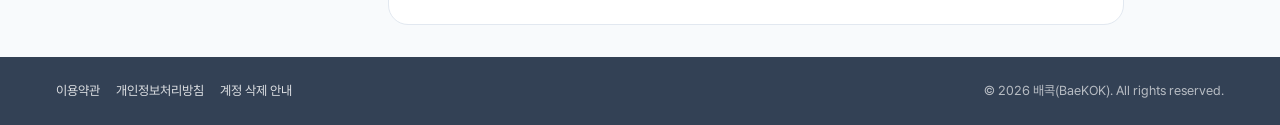
<file: guide.html>
<!DOCTYPE html>
<html lang="ko">
<head>
  <meta charset="UTF-8" />
  <meta name="viewport" content="width=device-width, initial-scale=1.0" />
  <title>배드민턴 동호회 관리 가이드 | 배콕(BaeKOK)</title>
  <meta
    name="description"
    content="배드민턴 동호회 회원 관리, 회비 관리, 출석 관리, 경기 운영부터 나의 경기 기록·대회 기록·레슨 기록까지 — 배콕(BaeKOK)의 기능과 이용 방법을 카테고리별로 찾아보세요."
  />
  <link rel="icon" href="/favicon.ico" sizes="48x48" />
  <link rel="icon" type="image/png" href="/assets/icons/favicon-192.png" sizes="192x192" />
  <link rel="apple-touch-icon" href="/assets/icons/apple-touch-icon.png" />
  <meta property="og:type" content="website" />
  <meta property="og:site_name" content="배콕(BaeKOK)" />
  <meta property="og:title" content="배드민턴 동호회 관리 가이드 | 배콕(BaeKOK)" />
  <meta property="og:description" content="배드민턴 동호회 운영과 개인 기록, 배콕(BaeKOK)으로 이렇게 관리해요." />
  <meta name="google-site-verification" content="j9RTY4uNU4VGIp62GwH1gbKZiD3tY4wXnzMvuD9bL28" />
  <meta name="naver-site-verification" content="df171461d8c9451b637db292ac055c21b8716a5b" />
  <link rel="canonical" href="https://baekok.cloud/guide.html" />
  <meta property="og:url" content="https://baekok.cloud/guide.html" />
  <meta property="og:image" content="https://baekok.cloud/assets/images/og-image.jpg" />
  <meta property="og:image:width" content="1200" />
  <meta property="og:image:height" content="630" />
  <meta name="twitter:card" content="summary_large_image" />
  <link rel="stylesheet" href="css/tokens.css" />
  <link rel="stylesheet" href="css/style.css" />
</head>
<body class="page-guide">
  <script src="js/site-header.js" data-page="guide"></script>

  <main>
    <!-- 페이지 헤더 -->
    <section class="section">
      <div class="container container--narrow">
        <h1 class="section__title">배드민턴 동호회 관리 가이드</h1>
        <p class="page-lede">
          배드민턴 동호회 운영과 나의 배드민턴 활동 기록, 배콕(BaeKOK)으로 어떻게 관리하는지
          카테고리별로 찾아보세요. 궁금한 항목을 사이드바에서 골라 바로 이동할 수 있어요.
        </p>
      </div>
    </section>

    <!-- 가이드 본문 -->
    <section class="section">
      <div class="container container--narrow guide-layout">
        <nav class="guide-sidebar" aria-label="가이드 목차">
          <a class="guide-sidebar__link" href="#start">시작하기</a>
          <a class="guide-sidebar__link" href="#members">회원 관리</a>
          <a class="guide-sidebar__link" href="#board">게시판 · 공지</a>
          <a class="guide-sidebar__link" href="#schedule">일정</a>
          <a class="guide-sidebar__link" href="#attendance">출석</a>
          <a class="guide-sidebar__link" href="#dues">회비 관리</a>
          <a class="guide-sidebar__link" href="#matches">경기 운영</a>
          <a class="guide-sidebar__link" href="#records">동호회 기록 · 랭킹</a>
          <a class="guide-sidebar__link" href="#alerts">알림</a>
          <a class="guide-sidebar__link" href="#personal-records">나의 경기 기록</a>
          <a class="guide-sidebar__link" href="#lessons">레슨 기록</a>
          <a class="guide-sidebar__link" href="#health">운동 · 건강 기록</a>
          <a class="guide-sidebar__link" href="#faq">FAQ</a>
        </nav>

        <div class="guide-content">
          <section id="start" class="guide-section">
            <div class="guide-section__header">
              <span class="guide-section__icon" aria-hidden="true">🚀</span>
              <h2 class="guide-section__title">시작하기</h2>
            </div>
            <p class="guide-section__desc">
              배콕(BaeKOK)은 배드민턴 동호회 운영에 필요한 기능과, 나의 배드민턴 활동을 기록하는
              기능을 하나의 앱에 담은 플랫폼이에요. 회원 명단은 밴드에, 회비 정산은
              엑셀에, 경기 소식은 카카오톡에 흩어져 있던 것들을 한 곳에서 관리하고,
              그 활동이 그대로 나의 배드민턴 기록으로 이어져요.
            </p>
            <p class="guide-section__desc">
              배콕(BaeKOK)의 기능은 크게 두 축으로 나뉘어요. 동호회 운영에 필요한
              <strong>동호회 관리</strong>와, 나의 활동과 성장을 남기는
              <strong>개인의 성장 스토리</strong>예요. 전체 기능은
              <a class="feature-card__link" href="features.html">기능 소개 페이지</a>에서
              한눈에 확인할 수 있어요.
            </p>

            <div class="guide-compare-wrap">
              <table class="guide-compare">
                <thead>
                  <tr>
                    <th scope="col">항목</th>
                    <th scope="col">기존 방식</th>
                    <th scope="col">배콕(BaeKOK)</th>
                  </tr>
                </thead>
                <tbody>
                  <tr>
                    <td>회원 명단 관리</td>
                    <td>밴드 게시글·엑셀 파일로 따로 관리</td>
                    <td class="is-highlight">앱 하나에서 명단·운영진 권한 관리</td>
                  </tr>
                  <tr>
                    <td>회비 정산</td>
                    <td>엑셀로 수기 정리, 미납자 확인 어려움</td>
                    <td class="is-highlight">회비 현황표와 미납 자동 표시</td>
                  </tr>
                  <tr>
                    <td>모임 비용 나누기</td>
                    <td>계좌를 보내고 입금을 일일이 확인</td>
                    <td class="is-highlight">정산으로 참가자별 납부 확인</td>
                  </tr>
                  <tr>
                    <td>경기 대진 짜기</td>
                    <td>수기로 순서를 정하거나 즉석에서 결정</td>
                    <td class="is-highlight">급수·복식 유형을 맞춘 자동 대진</td>
                  </tr>
                  <tr>
                    <td>경기 소식 · 일정 공유</td>
                    <td>카카오톡 단체방에 흩어짐</td>
                    <td class="is-highlight">캘린더 + 알림으로 한 곳에 정리</td>
                  </tr>
                  <tr>
                    <td>개인 활동 기록</td>
                    <td>기억에만 의존, 기록이 남지 않음</td>
                    <td class="is-highlight">경기 · 대회 · 레슨 기록으로 남기기</td>
                  </tr>
                </tbody>
              </table>
            </div>
          </section>

          <section id="members" class="guide-section">
            <div class="guide-section__header">
              <span class="guide-section__icon" aria-hidden="true">👥</span>
              <h2 class="guide-section__title">배드민턴 동호회 회원 관리</h2>
            </div>
            <p class="guide-section__desc">
              동호회를 만들면 초대 코드가 자동으로 생겨요. 코드나 링크를 카카오톡·문자로 보내면 받은 사람이 바로 가입하고, 검색으로 들어오는 가입 신청은 운영진이 승인할지 정할 수 있어요.
            </p>
            <p class="guide-section__desc">
              프로필과 급수는 회원이 직접 입력해요. 아직 앱을 쓰지 않는 회원만 운영진이 명단에 먼저 등록해둘 수 있어요. 운영진은 회원 활동 현황에서 출석·글·댓글·받은 공감·마지막 참석일을 보고 꾸준한 회원과 쉬고 있는 회원을 확인할 수 있어요.
            </p>
            <ul class="guide-section__list">
              <li>회원 초대 (초대 코드 · 링크)</li>
              <li>가입 승인</li>
              <li>미가입 회원 등록</li>
              <li>운영진 권한 관리</li>
              <li>회원 활동 현황 (운영진 전용)</li>
            </ul>
          </section>

          <section id="board" class="guide-section">
            <div class="guide-section__header">
              <span class="guide-section__icon" aria-hidden="true">📣</span>
              <h2 class="guide-section__title">게시판 · 공지</h2>
            </div>
            <p class="guide-section__desc">
              운영진 공지와 회원들의 글이 동호회 게시판 한 곳에 모여요. 글마다 댓글과 답글, 표정 공감을 남길 수 있고, 그날 찍은 사진도 게시글에 함께 올릴 수 있어요.
            </p>
            <ul class="guide-section__list">
              <li>공지 · 게시글</li>
              <li>댓글 · 공감</li>
              <li>사진 첨부</li>
            </ul>
          </section>

          <section id="schedule" class="guide-section">
            <div class="guide-section__header">
              <span class="guide-section__icon" aria-hidden="true">📅</span>
              <h2 class="guide-section__title">일정</h2>
            </div>
            <p class="guide-section__desc">
              정기모임 요일과 시간을 한 번 정해두면 매주 일정이 캘린더에 자동으로 들어가요. 월례대회나 창립기념일 같은 반복 일정도 따로 추가할 수 있어요.
            </p>
            <p class="guide-section__desc">
              하단의 일정 탭에서는 가입한 모든 동호회 일정과 레슨, 정산 마감, 개인 일정까지 캘린더 하나로 모아 동호회별 색으로 보여줘요.
            </p>
            <ul class="guide-section__list">
              <li>정기 일정 자동 등록</li>
              <li>통합 캘린더</li>
              <li>개인 일정</li>
            </ul>
          </section>

          <section id="attendance" class="guide-section">
            <div class="guide-section__header">
              <span class="guide-section__icon" aria-hidden="true">✅</span>
              <h2 class="guide-section__title">배드민턴 동호회 출석 관리</h2>
            </div>
            <p class="guide-section__desc">
              카카오톡 댓글로 참석 여부를 일일이 세던 방식 대신, 경기마다 참석·불참을 투표로 남겨요. 투표 마감 1시간 전에는 알림으로 한 번 더 알려주고, 누가 참석하고 누가 아직 투표하지 않았는지 투표 현황에서 바로 확인할 수 있어요.
            </p>
            <ul class="guide-section__list">
              <li>참석 투표</li>
              <li>투표 현황 확인</li>
            </ul>
          </section>

          <section id="dues" class="guide-section">
            <div class="guide-section__header">
              <span class="guide-section__icon" aria-hidden="true">💰</span>
              <h2 class="guide-section__title">배드민턴 동호회 회비 관리</h2>
            </div>
            <p class="guide-section__desc">
              회비 현황표에서 회원별·월별 납부 여부를 한 장으로 보고 바로 체크해요. 납부 기록이 없는 달은 자동으로 미납으로 표시돼요.
            </p>
            <p class="guide-section__desc">
              회비 외 수입과 지출은 영수증과 함께 장부에 기록하고, 뒤풀이처럼 따로 걷는 비용은 정산으로 참가자별로 나눠 누가 냈는지 확인해요. 연간 수입·지출 흐름은 통계로, 입금 계좌와 회비 안내는 회원 누구나 동호회 정보 탭에서 볼 수 있어요.
            </p>
            <ul class="guide-section__list">
              <li>회비 현황표</li>
              <li>미납 자동 표시</li>
              <li>수입 · 지출 장부</li>
              <li>모임 정산</li>
              <li>회비 통계</li>
              <li>회비 안내 상시 공개</li>
            </ul>
          </section>

          <section id="matches" class="guide-section">
            <div class="guide-section__header">
              <span class="guide-section__icon" aria-hidden="true">🏸</span>
              <h2 class="guide-section__title">배드민턴 경기 운영</h2>
            </div>
            <p class="guide-section__desc">
              참석 투표로 인원이 모이면 그날 상황에 맞는 방식으로 대진을 짜요. 급수와 복식 유형(남복·여복·혼복)을 맞춘 랜덤 대진, 팀을 나눠 겨루는 팀전, 대진표 없이 빈 코트에 바로 배정하는 코트 현황판 중에서 고를 수 있어요.
            </p>
            <p class="guide-section__desc">
              경기가 끝나면 점수를 바로 입력하고 그날의 순위를 확인해요. 동호회가 없어도 매치룸에서 코드 하나로 모여 경기하거나 토너먼트를 열 수 있고, 당번이나 순서를 정할 때 쓰는 랜덤 추첨 도구도 있어요.
            </p>
            <ul class="guide-section__list">
              <li>랜덤 대진</li>
              <li>팀전</li>
              <li>코트 현황판</li>
              <li>결과 입력 · 순위표</li>
              <li>매치룸</li>
              <li>랜덤 추첨 도구</li>
            </ul>
          </section>

          <section id="records" class="guide-section">
            <div class="guide-section__header">
              <span class="guide-section__icon" aria-hidden="true">🏆</span>
              <h2 class="guide-section__title">동호회 기록 · 랭킹</h2>
            </div>
            <p class="guide-section__desc">
              동호회 안에서의 승패와 최근 5경기 흐름, 경기 히스토리를 확인할 수 있어요. 랭킹은 한 해를 한 시즌으로 동호회 안 승률을 비교하고, 클럽 활동 달력에서는 경기가 열린 날의 대진을 다시 볼 수 있어요.
            </p>
            <ul class="guide-section__list">
              <li>내 기록</li>
              <li>시즌 승률 랭킹</li>
              <li>클럽 활동 달력</li>
            </ul>
          </section>

          <section id="alerts" class="guide-section">
            <div class="guide-section__header">
              <span class="guide-section__icon" aria-hidden="true">🔔</span>
              <h2 class="guide-section__title">알림</h2>
            </div>
            <p class="guide-section__desc">
              새 공지와 글, 경기 생성과 대진표, 경기 하루 전·당일, 회비 납부 안내와 정산 소식까지 앱 알림으로 챙길 수 있어요. 받을 알림은 종류별·동호회별로 직접 고르고, 밤 10시부터 아침 8시 사이의 예약 알림은 아침에 받아요.
            </p>
            <ul class="guide-section__list">
              <li>동호회 · 경기 알림</li>
              <li>회비 · 정산 알림</li>
              <li>알림 직접 설정</li>
            </ul>
          </section>

          <section id="personal-records" class="guide-section">
            <div class="guide-section__header">
              <span class="guide-section__icon" aria-hidden="true">📊</span>
              <h2 class="guide-section__title">나의 배드민턴 경기 기록</h2>
            </div>
            <p class="guide-section__desc">
              여러 동호회와 매치룸에서 뛴 경기를 모두 합쳐 나의 전체 기록으로 보여줘요. 경기 궁합에서는 함께하면 잘 이기는 파트너와 나를 자주 이긴 상대를 확인할 수 있어요.
            </p>
            <p class="guide-section__desc">
              동호회 밖에서 나간 대회 결과는 대회 기록에 직접 남기고, 한 시즌의 기록은 시즌 카드로 만들어 이미지로 저장하고 공유할 수 있어요.
            </p>
            <ul class="guide-section__list">
              <li>나의 전체 기록</li>
              <li>경기 궁합</li>
              <li>대회 기록</li>
              <li>시즌 카드</li>
            </ul>
          </section>

          <section id="lessons" class="guide-section">
            <div class="guide-section__header">
              <span class="guide-section__icon" aria-hidden="true">📘</span>
              <h2 class="guide-section__title">배드민턴 레슨 기록</h2>
            </div>
            <p class="guide-section__desc">
              레슨방에서 코치와 레슨생이 수업 요일·시간·인원을 정하고 날짜별로 수업을 신청해요. 마감 전에 빈자리가 생기면 대기 순번대로 자리를 제안받고, 남은 레슨 횟수도 함께 확인할 수 있어요.
            </p>
            <p class="guide-section__desc">
              수업이 끝나면 배운 기술과 스스로 매긴 평가를 레슨 일지로 남기고, 코치가 남긴 노트도 받아봐요. 일지가 쌓이면 기술별 변화를 보고 다음에 연습할 기술을 이유와 함께 추천해요. 코치가 배콕(BaeKOK)을 쓰지 않아도 개인 레슨방으로 혼자 기록할 수 있어요.
            </p>
            <ul class="guide-section__list">
              <li>레슨방</li>
              <li>수업 신청 · 대기</li>
              <li>레슨 일지</li>
              <li>코치 노트</li>
              <li>다음 레슨 추천</li>
              <li>개인 레슨방</li>
            </ul>
          </section>

          <section id="health" class="guide-section">
            <div class="guide-section__header">
              <span class="guide-section__icon" aria-hidden="true">❤️</span>
              <h2 class="guide-section__title">운동 · 건강 기록</h2>
            </div>
            <p class="guide-section__desc">
              Apple 건강(iPhone)이나 Health Connect(Android)와 연결하면 배드민턴 운동 기록을 자동으로 가져와요. 홈 화면에서 오늘의 운동 시간·칼로리·심박수나 걸음 수를 보고, 월간 운동 캘린더에서 날짜를 누르면 그날의 심박수 변화를 확인할 수 있어요.
            </p>
            <ul class="guide-section__list">
              <li>건강 앱 연동</li>
              <li>오늘의 활동</li>
              <li>월간 운동 캘린더</li>
            </ul>
          </section>

          <section id="faq" class="guide-section">
            <div class="guide-section__header">
              <span class="guide-section__icon" aria-hidden="true">❓</span>
              <h2 class="guide-section__title">자주 묻는 질문</h2>
            </div>
            <div class="guide-faq">
              <details class="guide-faq__item">
                <summary>배콕(BaeKOK)은 매칭 앱인가요?</summary>
                <p class="guide-faq__answer">
                  아니요. 경기 매칭은 배콕(BaeKOK)이 제공하는 여러 기능 중 하나예요. 배콕(BaeKOK)은
                  회원·일정·회비·경기 같은 동호회 운영과, 경기 기록·운동 같은 개인
                  기록을 함께 연결하는 서비스예요.
                </p>
              </details>
              <details class="guide-faq__item">
                <summary>여러 동호회에 가입해도 되나요?</summary>
                <p class="guide-faq__answer">
                  네. 동호회 안의 기록과 랭킹은 동호회별로 따로 보고, 나의 전체 경기 기록은
                  가입한 모든 동호회를 합쳐서 보여줘요.
                </p>
              </details>
              <details class="guide-faq__item">
                <summary>동호회가 없어도 쓸 수 있나요?</summary>
                <p class="guide-faq__answer">
                  네. 매치룸으로 지인들과 코드 하나로 모여 경기할 수 있고, 대회 기록·레슨
                  기록·운동 기록은 동호회 없이도 남길 수 있어요.
                </p>
              </details>
              <details class="guide-faq__item">
                <summary>어떤 기기에서 쓸 수 있나요?</summary>
                <p class="guide-faq__answer">
                  이 웹사이트는 모바일, 태블릿, 데스크톱 어디서든 브라우저로 접속하면
                  화면 크기에 맞춰 자동으로 레이아웃이 조정돼요. 배콕(BaeKOK) 앱은 모바일
                  기기에서 사용할 수 있어요.
                </p>
              </details>
              <details class="guide-faq__item">
                <summary>커뮤니티 게시판이나 블로그도 있나요?</summary>
                <p class="guide-faq__answer">
                  아직은 없어요. 방문자가 많지 않은 지금 단계에서는 빈 게시판 문제가
                  생길 수 있어 제외했고, 앱 출시 이후 상황을 보고 다시 검토할
                  계획이에요.
                </p>
              </details>
              <details class="guide-faq__item">
                <summary>앱은 언제 출시되나요?</summary>
                <p class="guide-faq__answer">
                  정식 출시일은 아직 확정되지 않았어요. 출시 준비가 진행 중이며,
                  <a class="feature-card__link" href="index.html#download" data-launch-alert>출시 알림</a>을
                  신청하면 앱이 나오는 날 가장 먼저 알려드릴게요.
                </p>
              </details>
              <details class="guide-faq__item">
                <summary>회원 관리나 회비 관리를 지금 이 웹사이트에서 해볼 수 있나요?</summary>
                <p class="guide-faq__answer">
                  아니요. 이 웹사이트는 배콕(BaeKOK)이 어떤 서비스인지 소개하는 공간이에요.
                  회원 관리, 회비 관리 등 실제 기능은 배콕(BaeKOK) 앱에서 제공돼요.
                </p>
              </details>
            </div>
          </section>
        </div>
      </div>
    </section>
  </main>

  <footer class="site-footer">
    <div class="container site-footer__inner">
      <div class="site-footer__links">
        <a href="/terms.html">이용약관</a>
        <a href="/privacy.html">개인정보처리방침</a>
        <a href="/delete-account/">계정 삭제 안내</a>
      </div>
      <p>© 2026 배콕(BaeKOK). All rights reserved.</p>
    </div>
  </footer>

  <button type="button" id="scroll-top" class="scroll-top-btn" aria-label="맨 위로 이동">↑</button>

  <script src="js/scroll-top.js" defer></script>
  <script src="js/guide-nav.js" defer></script>
  <script src="js/launch-alert.js" defer></script>
</body>
</html>
</file>
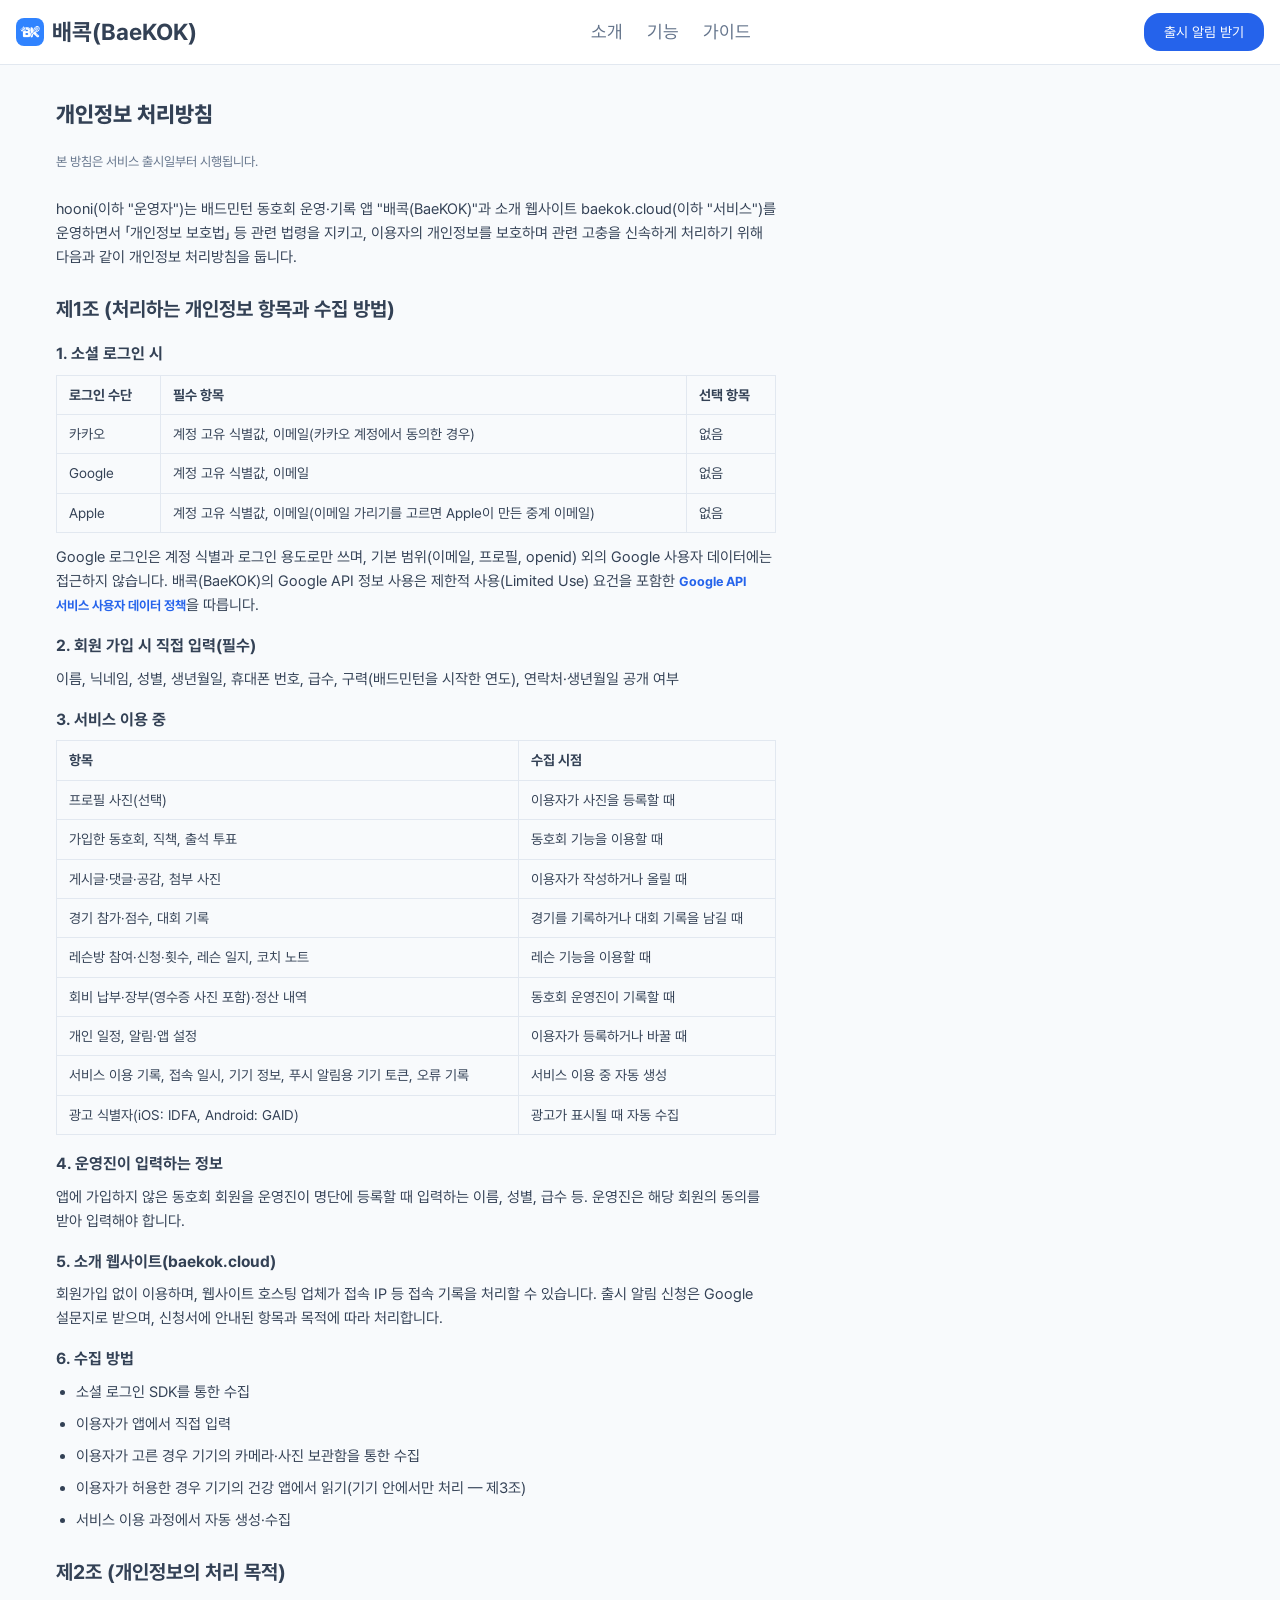
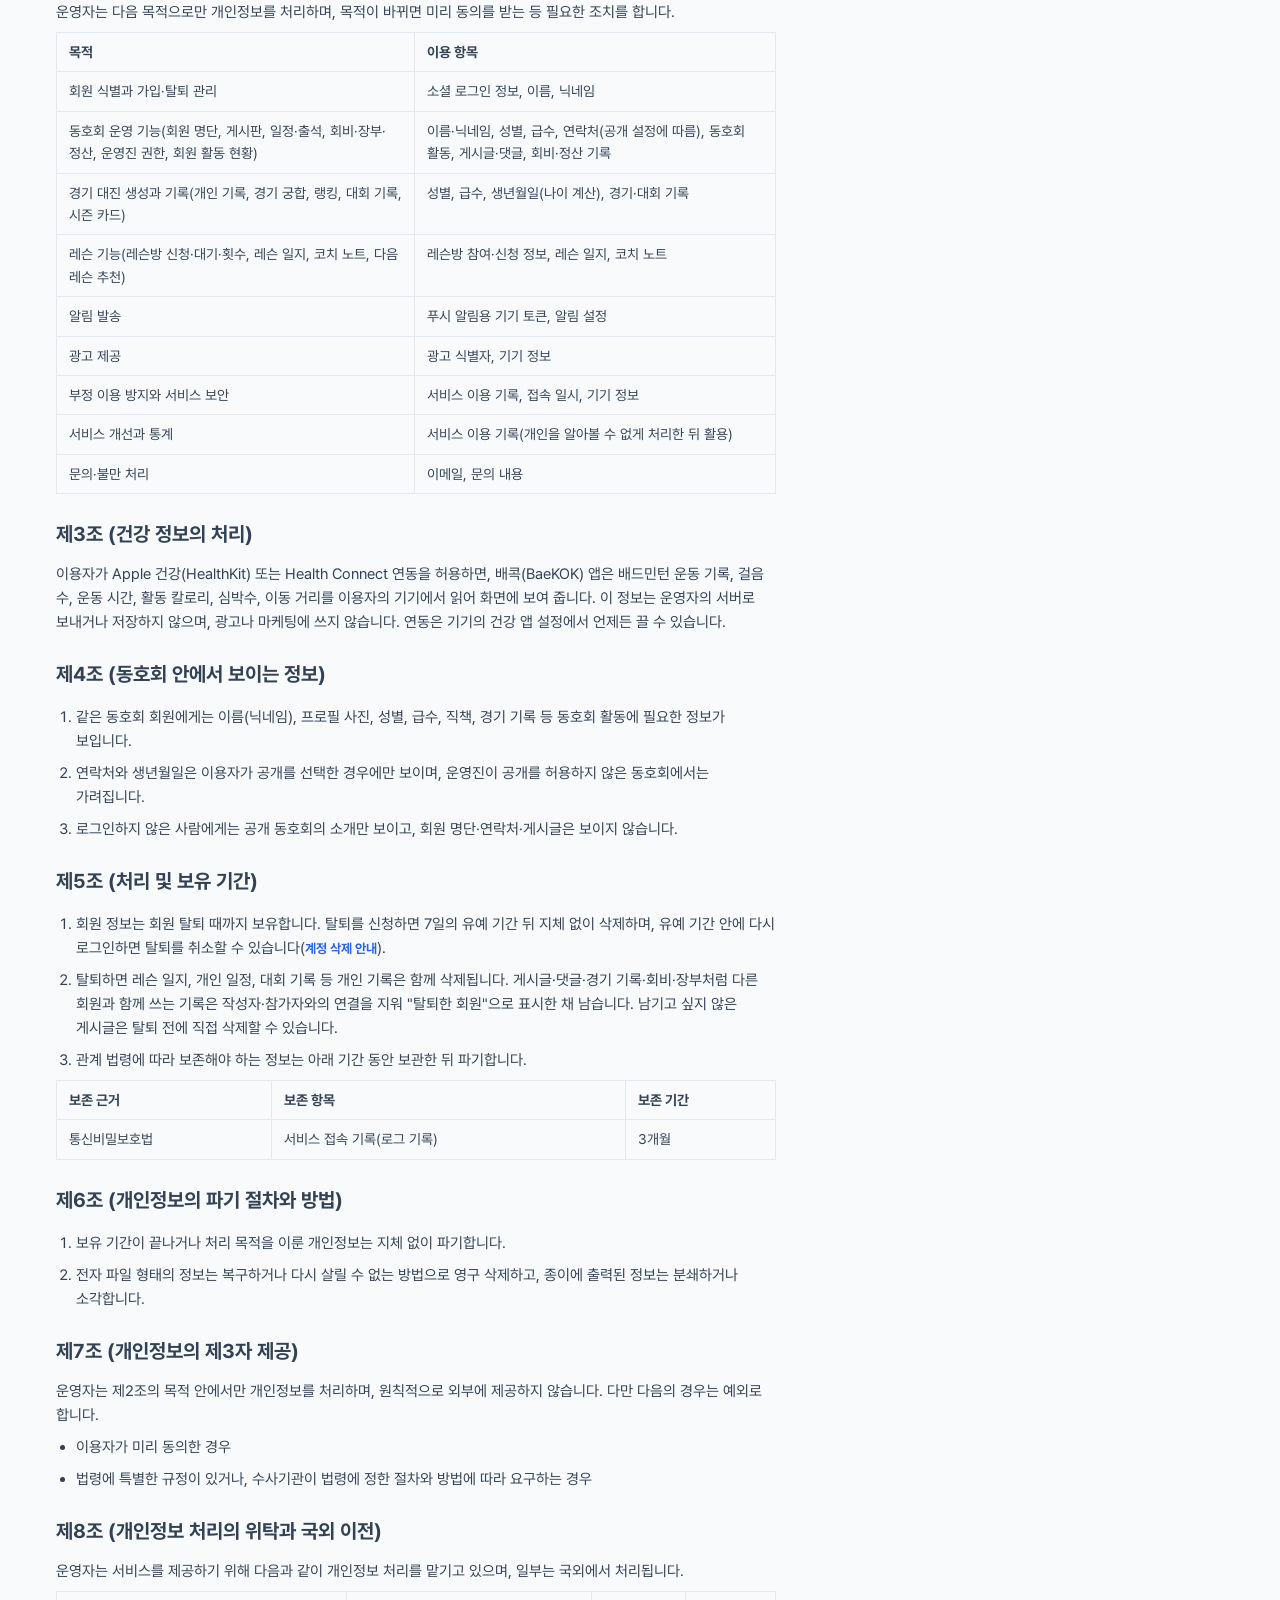
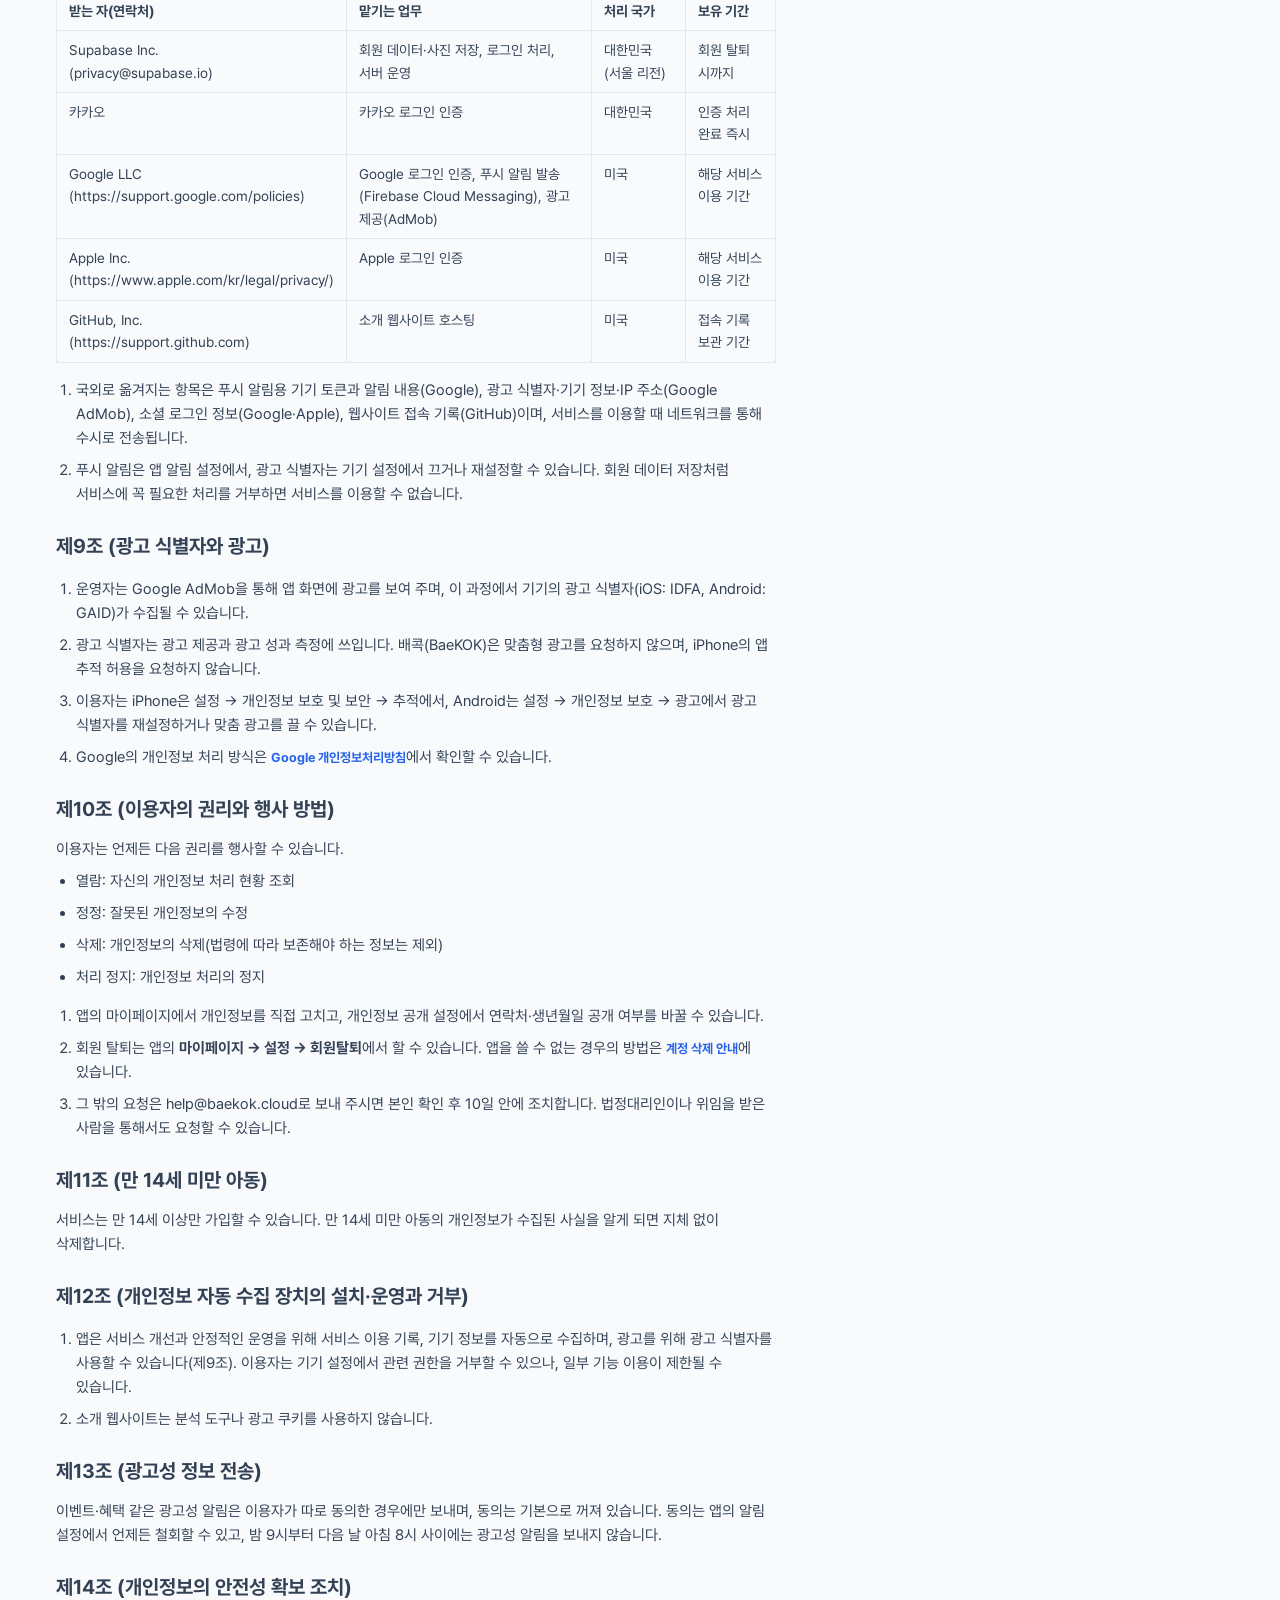
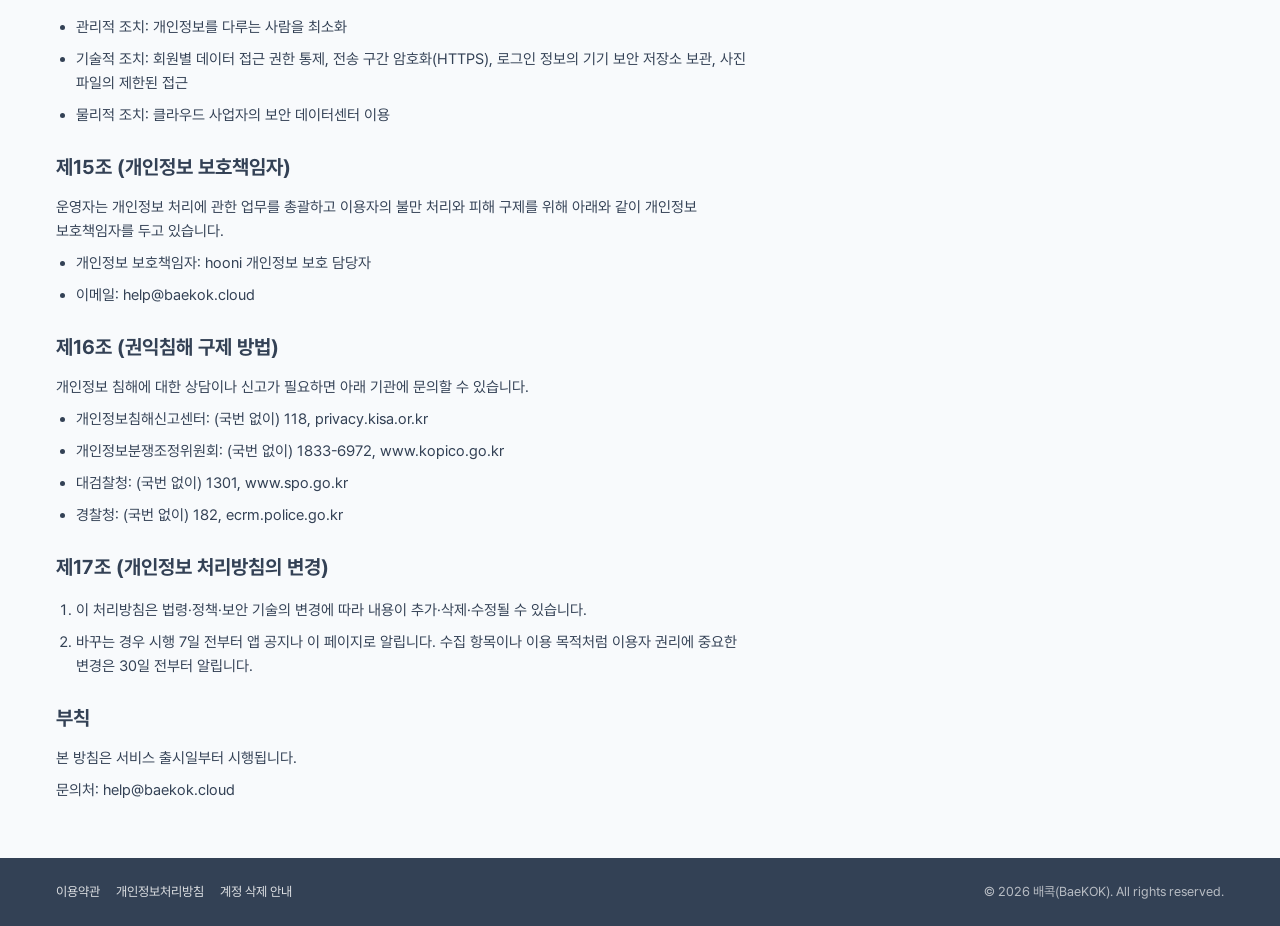
<file: privacy.html>
<!DOCTYPE html>
<html lang="ko">
<head>
  <meta charset="UTF-8" />
  <meta name="viewport" content="width=device-width, initial-scale=1.0" />
  <title>개인정보처리방침 | 배콕(BaeKOK)</title>
  <meta property="og:type" content="website" />
  <meta property="og:site_name" content="배콕(BaeKOK)" />
  <meta property="og:title" content="개인정보처리방침 | 배콕(BaeKOK)" />
  <meta name="google-site-verification" content="j9RTY4uNU4VGIp62GwH1gbKZiD3tY4wXnzMvuD9bL28" />
  <meta name="naver-site-verification" content="df171461d8c9451b637db292ac055c21b8716a5b" />
  <link rel="canonical" href="https://baekok.cloud/privacy.html" />
  <meta property="og:url" content="https://baekok.cloud/privacy.html" />
  <meta property="og:image" content="https://baekok.cloud/assets/images/og-image.jpg" />
  <meta property="og:image:width" content="1200" />
  <meta property="og:image:height" content="630" />
  <meta name="twitter:card" content="summary_large_image" />
  <meta name="description" content="배콕(BaeKOK) 개인정보처리방침" />
  <link rel="icon" href="/favicon.ico" sizes="48x48" />
  <link rel="icon" type="image/png" href="/assets/icons/favicon-192.png" sizes="192x192" />
  <link rel="apple-touch-icon" href="/assets/icons/apple-touch-icon.png" />
  <link rel="stylesheet" href="css/tokens.css" />
  <link rel="stylesheet" href="css/style.css" />
</head>
<body>
  <script src="js/site-header.js" data-page="privacy"></script>

  <main>
    <section class="section">
      <div class="container">
        <div class="legal-content">

          <h1 class="section__title">개인정보 처리방침</h1>
          <p class="legal-content__updated">본 방침은 서비스 출시일부터 시행됩니다.</p>
          <p class="legal-content__intro">hooni(이하 "운영자")는 배드민턴 동호회 운영·기록 앱 "배콕(BaeKOK)"과 소개 웹사이트 baekok.cloud(이하 "서비스")를 운영하면서 「개인정보 보호법」 등 관련 법령을 지키고, 이용자의 개인정보를 보호하며 관련 고충을 신속하게 처리하기 위해 다음과 같이 개인정보 처리방침을 둡니다.</p>

          <section class="legal-content__article">
            <h2>제1조 (처리하는 개인정보 항목과 수집 방법)</h2>
            <h3>1. 소셜 로그인 시</h3>
            <div class="legal-table-wrap">
              <table class="legal-table">
                <thead><tr><th scope="col">로그인 수단</th><th scope="col">필수 항목</th><th scope="col">선택 항목</th></tr></thead>
                <tbody>
                <tr><td>카카오</td><td>계정 고유 식별값, 이메일(카카오 계정에서 동의한 경우)</td><td>없음</td></tr>
                <tr><td>Google</td><td>계정 고유 식별값, 이메일</td><td>없음</td></tr>
                <tr><td>Apple</td><td>계정 고유 식별값, 이메일(이메일 가리기를 고르면 Apple이 만든 중계 이메일)</td><td>없음</td></tr>
                </tbody>
              </table>
            </div>
            <p>Google 로그인은 계정 식별과 로그인 용도로만 쓰며, 기본 범위(이메일, 프로필, openid) 외의 Google 사용자 데이터에는 접근하지 않습니다. 배콕(BaeKOK)의 Google API 정보 사용은 제한적 사용(Limited Use) 요건을 포함한 <a class="feature-card__link" href="https://developers.google.com/terms/api-services-user-data-policy" target="_blank" rel="noopener">Google API 서비스 사용자 데이터 정책</a>을 따릅니다.</p>
            <h3>2. 회원 가입 시 직접 입력(필수)</h3>
            <p>이름, 닉네임, 성별, 생년월일, 휴대폰 번호, 급수, 구력(배드민턴을 시작한 연도), 연락처·생년월일 공개 여부</p>
            <h3>3. 서비스 이용 중</h3>
            <div class="legal-table-wrap">
              <table class="legal-table">
                <thead><tr><th scope="col">항목</th><th scope="col">수집 시점</th></tr></thead>
                <tbody>
                <tr><td>프로필 사진(선택)</td><td>이용자가 사진을 등록할 때</td></tr>
                <tr><td>가입한 동호회, 직책, 출석 투표</td><td>동호회 기능을 이용할 때</td></tr>
                <tr><td>게시글·댓글·공감, 첨부 사진</td><td>이용자가 작성하거나 올릴 때</td></tr>
                <tr><td>경기 참가·점수, 대회 기록</td><td>경기를 기록하거나 대회 기록을 남길 때</td></tr>
                <tr><td>레슨방 참여·신청·횟수, 레슨 일지, 코치 노트</td><td>레슨 기능을 이용할 때</td></tr>
                <tr><td>회비 납부·장부(영수증 사진 포함)·정산 내역</td><td>동호회 운영진이 기록할 때</td></tr>
                <tr><td>개인 일정, 알림·앱 설정</td><td>이용자가 등록하거나 바꿀 때</td></tr>
                <tr><td>서비스 이용 기록, 접속 일시, 기기 정보, 푸시 알림용 기기 토큰, 오류 기록</td><td>서비스 이용 중 자동 생성</td></tr>
                <tr><td>광고 식별자(iOS: IDFA, Android: GAID)</td><td>광고가 표시될 때 자동 수집</td></tr>
                </tbody>
              </table>
            </div>
            <h3>4. 운영진이 입력하는 정보</h3>
            <p>앱에 가입하지 않은 동호회 회원을 운영진이 명단에 등록할 때 입력하는 이름, 성별, 급수 등. 운영진은 해당 회원의 동의를 받아 입력해야 합니다.</p>
            <h3>5. 소개 웹사이트(baekok.cloud)</h3>
            <p>회원가입 없이 이용하며, 웹사이트 호스팅 업체가 접속 IP 등 접속 기록을 처리할 수 있습니다. 출시 알림 신청은 Google 설문지로 받으며, 신청서에 안내된 항목과 목적에 따라 처리합니다.</p>
            <h3>6. 수집 방법</h3>
            <ul>
              <li>소셜 로그인 SDK를 통한 수집</li>
              <li>이용자가 앱에서 직접 입력</li>
              <li>이용자가 고른 경우 기기의 카메라·사진 보관함을 통한 수집</li>
              <li>이용자가 허용한 경우 기기의 건강 앱에서 읽기(기기 안에서만 처리 — 제3조)</li>
              <li>서비스 이용 과정에서 자동 생성·수집</li>
            </ul>
          </section>

          <section class="legal-content__article">
            <h2>제2조 (개인정보의 처리 목적)</h2>
            <p>운영자는 다음 목적으로만 개인정보를 처리하며, 목적이 바뀌면 미리 동의를 받는 등 필요한 조치를 합니다.</p>
            <div class="legal-table-wrap">
              <table class="legal-table">
                <thead><tr><th scope="col">목적</th><th scope="col">이용 항목</th></tr></thead>
                <tbody>
                <tr><td>회원 식별과 가입·탈퇴 관리</td><td>소셜 로그인 정보, 이름, 닉네임</td></tr>
                <tr><td>동호회 운영 기능(회원 명단, 게시판, 일정·출석, 회비·장부·정산, 운영진 권한, 회원 활동 현황)</td><td>이름·닉네임, 성별, 급수, 연락처(공개 설정에 따름), 동호회 활동, 게시글·댓글, 회비·정산 기록</td></tr>
                <tr><td>경기 대진 생성과 기록(개인 기록, 경기 궁합, 랭킹, 대회 기록, 시즌 카드)</td><td>성별, 급수, 생년월일(나이 계산), 경기·대회 기록</td></tr>
                <tr><td>레슨 기능(레슨방 신청·대기·횟수, 레슨 일지, 코치 노트, 다음 레슨 추천)</td><td>레슨방 참여·신청 정보, 레슨 일지, 코치 노트</td></tr>
                <tr><td>알림 발송</td><td>푸시 알림용 기기 토큰, 알림 설정</td></tr>
                <tr><td>광고 제공</td><td>광고 식별자, 기기 정보</td></tr>
                <tr><td>부정 이용 방지와 서비스 보안</td><td>서비스 이용 기록, 접속 일시, 기기 정보</td></tr>
                <tr><td>서비스 개선과 통계</td><td>서비스 이용 기록(개인을 알아볼 수 없게 처리한 뒤 활용)</td></tr>
                <tr><td>문의·불만 처리</td><td>이메일, 문의 내용</td></tr>
                </tbody>
              </table>
            </div>
          </section>

          <section class="legal-content__article">
            <h2>제3조 (건강 정보의 처리)</h2>
            <p>이용자가 Apple 건강(HealthKit) 또는 Health Connect 연동을 허용하면, 배콕(BaeKOK) 앱은 배드민턴 운동 기록, 걸음 수, 운동 시간, 활동 칼로리, 심박수, 이동 거리를 이용자의 기기에서 읽어 화면에 보여 줍니다. 이 정보는 운영자의 서버로 보내거나 저장하지 않으며, 광고나 마케팅에 쓰지 않습니다. 연동은 기기의 건강 앱 설정에서 언제든 끌 수 있습니다.</p>
          </section>

          <section class="legal-content__article">
            <h2>제4조 (동호회 안에서 보이는 정보)</h2>
            <ol>
              <li>같은 동호회 회원에게는 이름(닉네임), 프로필 사진, 성별, 급수, 직책, 경기 기록 등 동호회 활동에 필요한 정보가 보입니다.</li>
              <li>연락처와 생년월일은 이용자가 공개를 선택한 경우에만 보이며, 운영진이 공개를 허용하지 않은 동호회에서는 가려집니다.</li>
              <li>로그인하지 않은 사람에게는 공개 동호회의 소개만 보이고, 회원 명단·연락처·게시글은 보이지 않습니다.</li>
            </ol>
          </section>

          <section class="legal-content__article">
            <h2>제5조 (처리 및 보유 기간)</h2>
            <ol>
              <li>회원 정보는 회원 탈퇴 때까지 보유합니다. 탈퇴를 신청하면 7일의 유예 기간 뒤 지체 없이 삭제하며, 유예 기간 안에 다시 로그인하면 탈퇴를 취소할 수 있습니다(<a class="feature-card__link" href="delete-account/">계정 삭제 안내</a>).</li>
              <li>탈퇴하면 레슨 일지, 개인 일정, 대회 기록 등 개인 기록은 함께 삭제됩니다. 게시글·댓글·경기 기록·회비·장부처럼 다른 회원과 함께 쓰는 기록은 작성자·참가자와의 연결을 지워 "탈퇴한 회원"으로 표시한 채 남습니다. 남기고 싶지 않은 게시글은 탈퇴 전에 직접 삭제할 수 있습니다.</li>
              <li>관계 법령에 따라 보존해야 하는 정보는 아래 기간 동안 보관한 뒤 파기합니다.</li>
            </ol>
            <div class="legal-table-wrap">
              <table class="legal-table">
                <thead><tr><th scope="col">보존 근거</th><th scope="col">보존 항목</th><th scope="col">보존 기간</th></tr></thead>
                <tbody>
                <tr><td>통신비밀보호법</td><td>서비스 접속 기록(로그 기록)</td><td>3개월</td></tr>
                </tbody>
              </table>
            </div>
          </section>

          <section class="legal-content__article">
            <h2>제6조 (개인정보의 파기 절차와 방법)</h2>
            <ol>
              <li>보유 기간이 끝나거나 처리 목적을 이룬 개인정보는 지체 없이 파기합니다.</li>
              <li>전자 파일 형태의 정보는 복구하거나 다시 살릴 수 없는 방법으로 영구 삭제하고, 종이에 출력된 정보는 분쇄하거나 소각합니다.</li>
            </ol>
          </section>

          <section class="legal-content__article">
            <h2>제7조 (개인정보의 제3자 제공)</h2>
            <p>운영자는 제2조의 목적 안에서만 개인정보를 처리하며, 원칙적으로 외부에 제공하지 않습니다. 다만 다음의 경우는 예외로 합니다.</p>
            <ul>
              <li>이용자가 미리 동의한 경우</li>
              <li>법령에 특별한 규정이 있거나, 수사기관이 법령에 정한 절차와 방법에 따라 요구하는 경우</li>
            </ul>
          </section>

          <section class="legal-content__article">
            <h2>제8조 (개인정보 처리의 위탁과 국외 이전)</h2>
            <p>운영자는 서비스를 제공하기 위해 다음과 같이 개인정보 처리를 맡기고 있으며, 일부는 국외에서 처리됩니다.</p>
            <div class="legal-table-wrap">
              <table class="legal-table">
                <thead><tr><th scope="col">받는 자(연락처)</th><th scope="col">맡기는 업무</th><th scope="col">처리 국가</th><th scope="col">보유 기간</th></tr></thead>
                <tbody>
                <tr><td>Supabase Inc.<br />(privacy@supabase.io)</td><td>회원 데이터·사진 저장, 로그인 처리, 서버 운영</td><td>대한민국(서울 리전)</td><td>회원 탈퇴 시까지</td></tr>
                <tr><td>카카오</td><td>카카오 로그인 인증</td><td>대한민국</td><td>인증 처리 완료 즉시</td></tr>
                <tr><td>Google LLC<br />(https://support.google.com/policies)</td><td>Google 로그인 인증, 푸시 알림 발송(Firebase Cloud Messaging), 광고 제공(AdMob)</td><td>미국</td><td>해당 서비스 이용 기간</td></tr>
                <tr><td>Apple Inc.<br />(https://www.apple.com/kr/legal/privacy/)</td><td>Apple 로그인 인증</td><td>미국</td><td>해당 서비스 이용 기간</td></tr>
                <tr><td>GitHub, Inc.<br />(https://support.github.com)</td><td>소개 웹사이트 호스팅</td><td>미국</td><td>접속 기록 보관 기간</td></tr>
                </tbody>
              </table>
            </div>
            <ol>
              <li>국외로 옮겨지는 항목은 푸시 알림용 기기 토큰과 알림 내용(Google), 광고 식별자·기기 정보·IP 주소(Google AdMob), 소셜 로그인 정보(Google·Apple), 웹사이트 접속 기록(GitHub)이며, 서비스를 이용할 때 네트워크를 통해 수시로 전송됩니다.</li>
              <li>푸시 알림은 앱 알림 설정에서, 광고 식별자는 기기 설정에서 끄거나 재설정할 수 있습니다. 회원 데이터 저장처럼 서비스에 꼭 필요한 처리를 거부하면 서비스를 이용할 수 없습니다.</li>
            </ol>
          </section>

          <section class="legal-content__article">
            <h2>제9조 (광고 식별자와 광고)</h2>
            <ol>
              <li>운영자는 Google AdMob을 통해 앱 화면에 광고를 보여 주며, 이 과정에서 기기의 광고 식별자(iOS: IDFA, Android: GAID)가 수집될 수 있습니다.</li>
              <li>광고 식별자는 광고 제공과 광고 성과 측정에 쓰입니다. 배콕(BaeKOK)은 맞춤형 광고를 요청하지 않으며, iPhone의 앱 추적 허용을 요청하지 않습니다.</li>
              <li>이용자는 iPhone은 설정 → 개인정보 보호 및 보안 → 추적에서, Android는 설정 → 개인정보 보호 → 광고에서 광고 식별자를 재설정하거나 맞춤 광고를 끌 수 있습니다.</li>
              <li>Google의 개인정보 처리 방식은 <a class="feature-card__link" href="https://policies.google.com/privacy" target="_blank" rel="noopener">Google 개인정보처리방침</a>에서 확인할 수 있습니다.</li>
            </ol>
          </section>

          <section class="legal-content__article">
            <h2>제10조 (이용자의 권리와 행사 방법)</h2>
            <p>이용자는 언제든 다음 권리를 행사할 수 있습니다.</p>
            <ul>
              <li>열람: 자신의 개인정보 처리 현황 조회</li>
              <li>정정: 잘못된 개인정보의 수정</li>
              <li>삭제: 개인정보의 삭제(법령에 따라 보존해야 하는 정보는 제외)</li>
              <li>처리 정지: 개인정보 처리의 정지</li>
            </ul>
            <ol>
              <li>앱의 마이페이지에서 개인정보를 직접 고치고, 개인정보 공개 설정에서 연락처·생년월일 공개 여부를 바꿀 수 있습니다.</li>
              <li>회원 탈퇴는 앱의 <strong>마이페이지 → 설정 → 회원탈퇴</strong>에서 할 수 있습니다. 앱을 쓸 수 없는 경우의 방법은 <a class="feature-card__link" href="delete-account/">계정 삭제 안내</a>에 있습니다.</li>
              <li>그 밖의 요청은 help@baekok.cloud로 보내 주시면 본인 확인 후 10일 안에 조치합니다. 법정대리인이나 위임을 받은 사람을 통해서도 요청할 수 있습니다.</li>
            </ol>
          </section>

          <section class="legal-content__article">
            <h2>제11조 (만 14세 미만 아동)</h2>
            <p>서비스는 만 14세 이상만 가입할 수 있습니다. 만 14세 미만 아동의 개인정보가 수집된 사실을 알게 되면 지체 없이 삭제합니다.</p>
          </section>

          <section class="legal-content__article">
            <h2>제12조 (개인정보 자동 수집 장치의 설치·운영과 거부)</h2>
            <ol>
              <li>앱은 서비스 개선과 안정적인 운영을 위해 서비스 이용 기록, 기기 정보를 자동으로 수집하며, 광고를 위해 광고 식별자를 사용할 수 있습니다(제9조). 이용자는 기기 설정에서 관련 권한을 거부할 수 있으나, 일부 기능 이용이 제한될 수 있습니다.</li>
              <li>소개 웹사이트는 분석 도구나 광고 쿠키를 사용하지 않습니다.</li>
            </ol>
          </section>

          <section class="legal-content__article">
            <h2>제13조 (광고성 정보 전송)</h2>
            <p>이벤트·혜택 같은 광고성 알림은 이용자가 따로 동의한 경우에만 보내며, 동의는 기본으로 꺼져 있습니다. 동의는 앱의 알림 설정에서 언제든 철회할 수 있고, 밤 9시부터 다음 날 아침 8시 사이에는 광고성 알림을 보내지 않습니다.</p>
          </section>

          <section class="legal-content__article">
            <h2>제14조 (개인정보의 안전성 확보 조치)</h2>
            <ul>
              <li>관리적 조치: 개인정보를 다루는 사람을 최소화</li>
              <li>기술적 조치: 회원별 데이터 접근 권한 통제, 전송 구간 암호화(HTTPS), 로그인 정보의 기기 보안 저장소 보관, 사진 파일의 제한된 접근</li>
              <li>물리적 조치: 클라우드 사업자의 보안 데이터센터 이용</li>
            </ul>
          </section>

          <section class="legal-content__article">
            <h2>제15조 (개인정보 보호책임자)</h2>
            <p>운영자는 개인정보 처리에 관한 업무를 총괄하고 이용자의 불만 처리와 피해 구제를 위해 아래와 같이 개인정보 보호책임자를 두고 있습니다.</p>
            <ul>
              <li>개인정보 보호책임자: hooni 개인정보 보호 담당자</li>
              <li>이메일: help@baekok.cloud</li>
            </ul>
          </section>

          <section class="legal-content__article">
            <h2>제16조 (권익침해 구제 방법)</h2>
            <p>개인정보 침해에 대한 상담이나 신고가 필요하면 아래 기관에 문의할 수 있습니다.</p>
            <ul>
              <li>개인정보침해신고센터: (국번 없이) 118, privacy.kisa.or.kr</li>
              <li>개인정보분쟁조정위원회: (국번 없이) 1833-6972, www.kopico.go.kr</li>
              <li>대검찰청: (국번 없이) 1301, www.spo.go.kr</li>
              <li>경찰청: (국번 없이) 182, ecrm.police.go.kr</li>
            </ul>
          </section>

          <section class="legal-content__article">
            <h2>제17조 (개인정보 처리방침의 변경)</h2>
            <ol>
              <li>이 처리방침은 법령·정책·보안 기술의 변경에 따라 내용이 추가·삭제·수정될 수 있습니다.</li>
              <li>바꾸는 경우 시행 7일 전부터 앱 공지나 이 페이지로 알립니다. 수집 항목이나 이용 목적처럼 이용자 권리에 중요한 변경은 30일 전부터 알립니다.</li>
            </ol>
          </section>

          <section class="legal-content__article">
            <h2>부칙</h2>
            <p>본 방침은 서비스 출시일부터 시행됩니다.</p>
            <p>문의처: help@baekok.cloud</p>
          </section>

        </div>
      </div>
    </section>
  </main>

  <footer class="site-footer">
    <div class="container site-footer__inner">
      <div class="site-footer__links">
        <a href="/terms.html">이용약관</a>
        <a href="/privacy.html">개인정보처리방침</a>
        <a href="/delete-account/">계정 삭제 안내</a>
      </div>
      <p>© 2026 배콕(BaeKOK). All rights reserved.</p>
    </div>
  </footer>

  <button type="button" id="scroll-top" class="scroll-top-btn" aria-label="맨 위로 이동">↑</button>

  <script src="js/scroll-top.js" defer></script>
  <script src="js/launch-alert.js" defer></script>
</body>
</html>
</file>
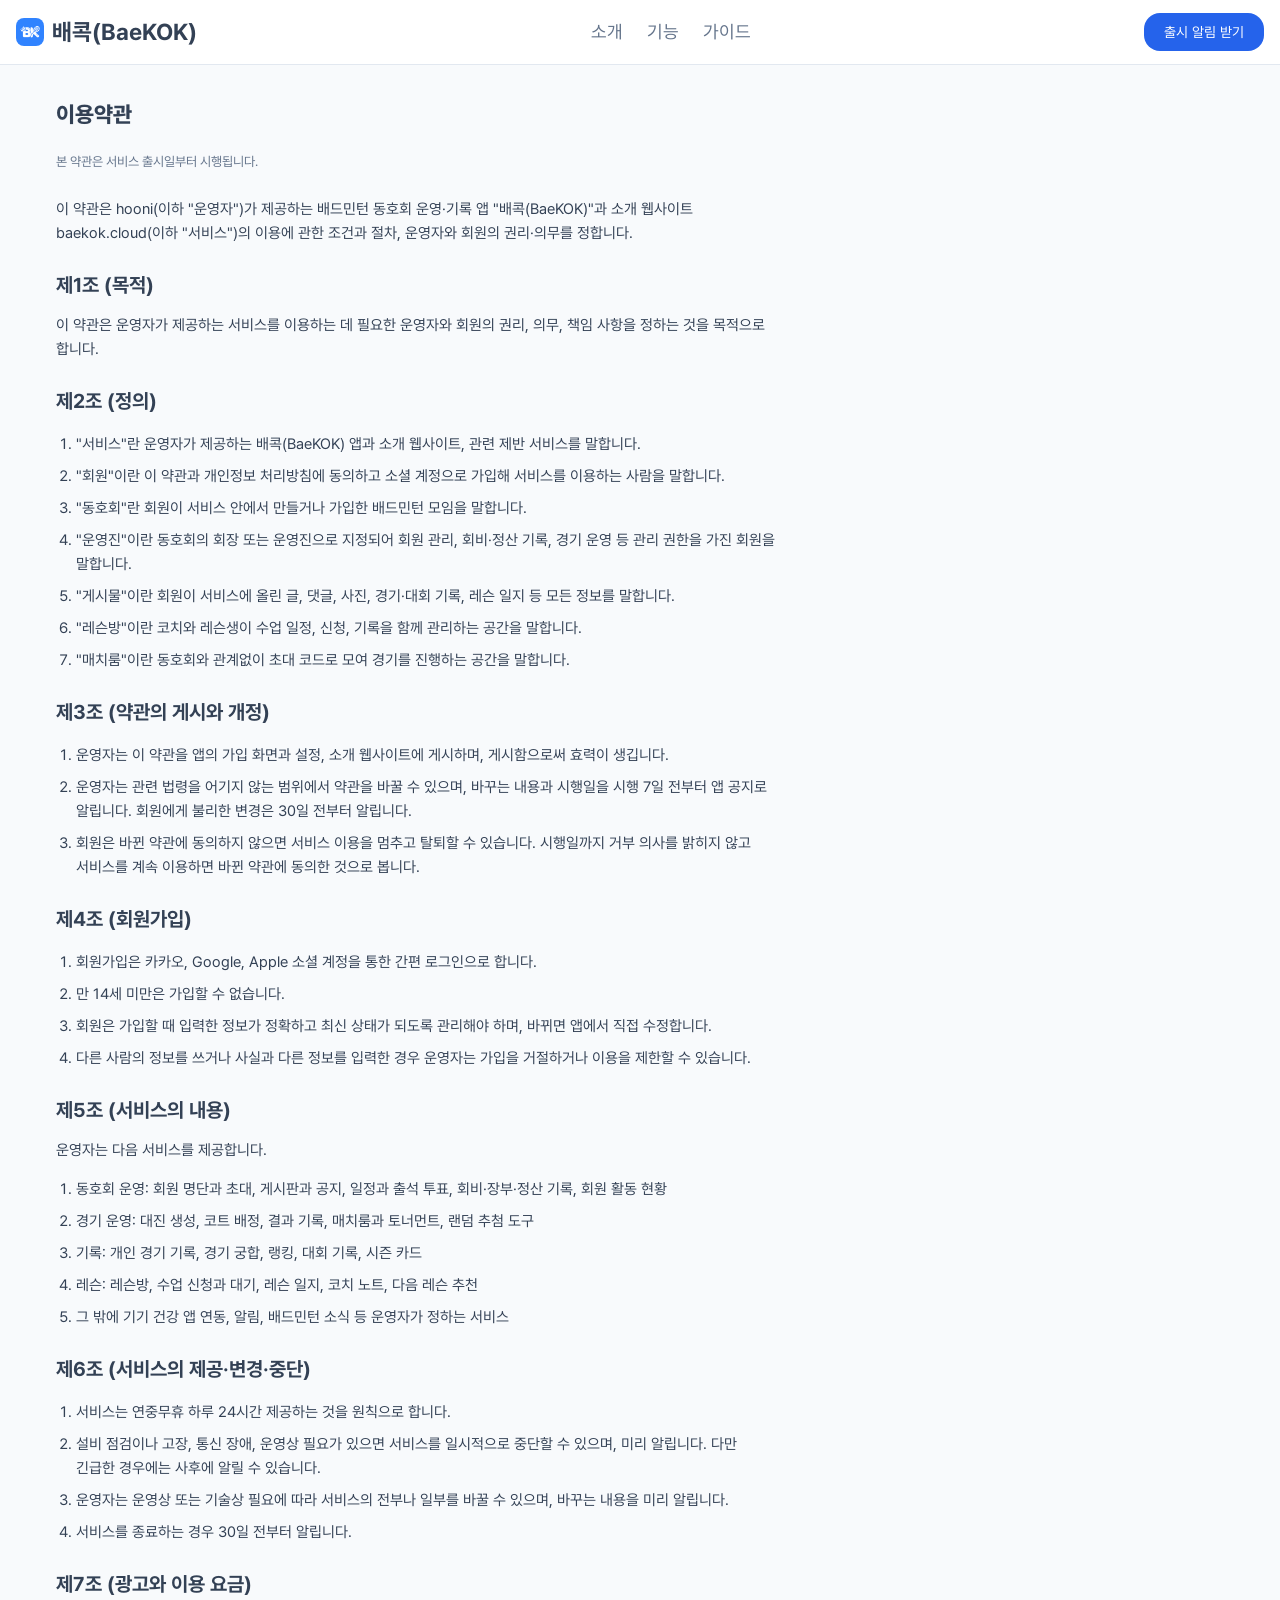
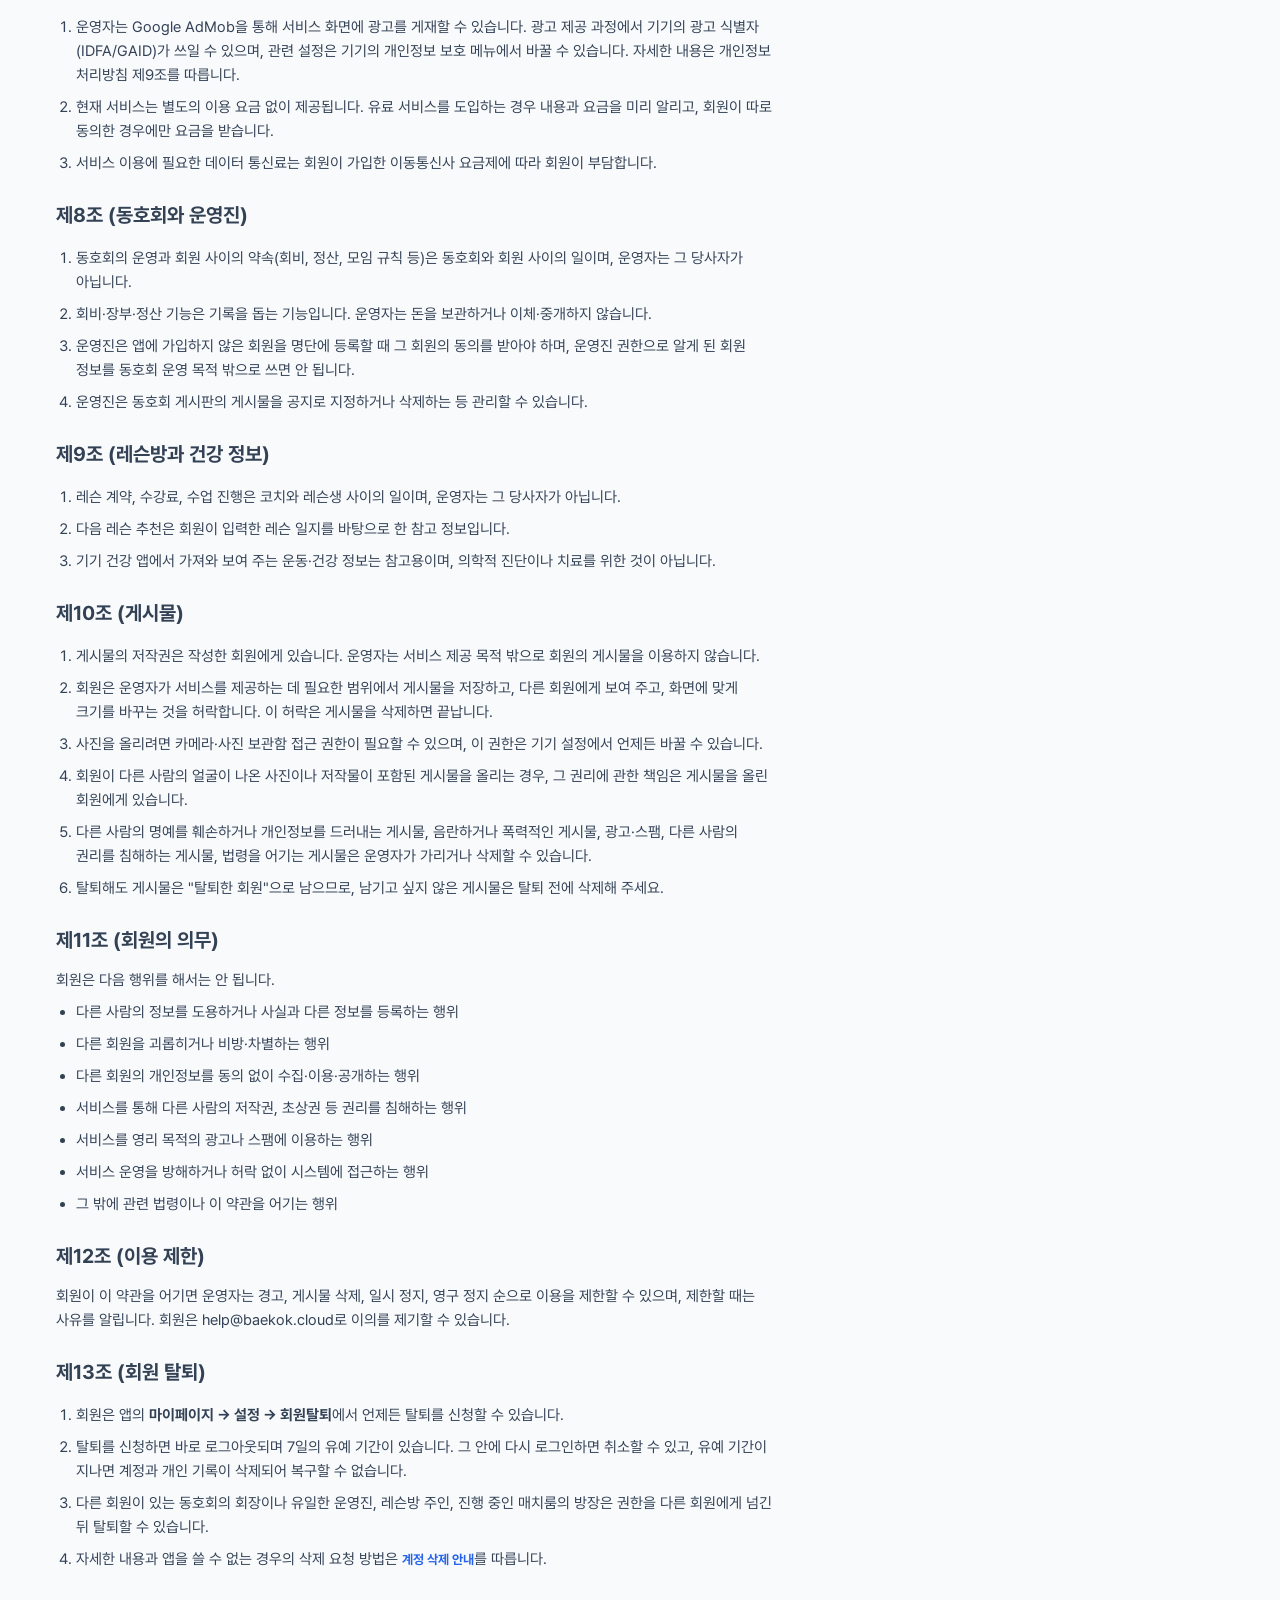
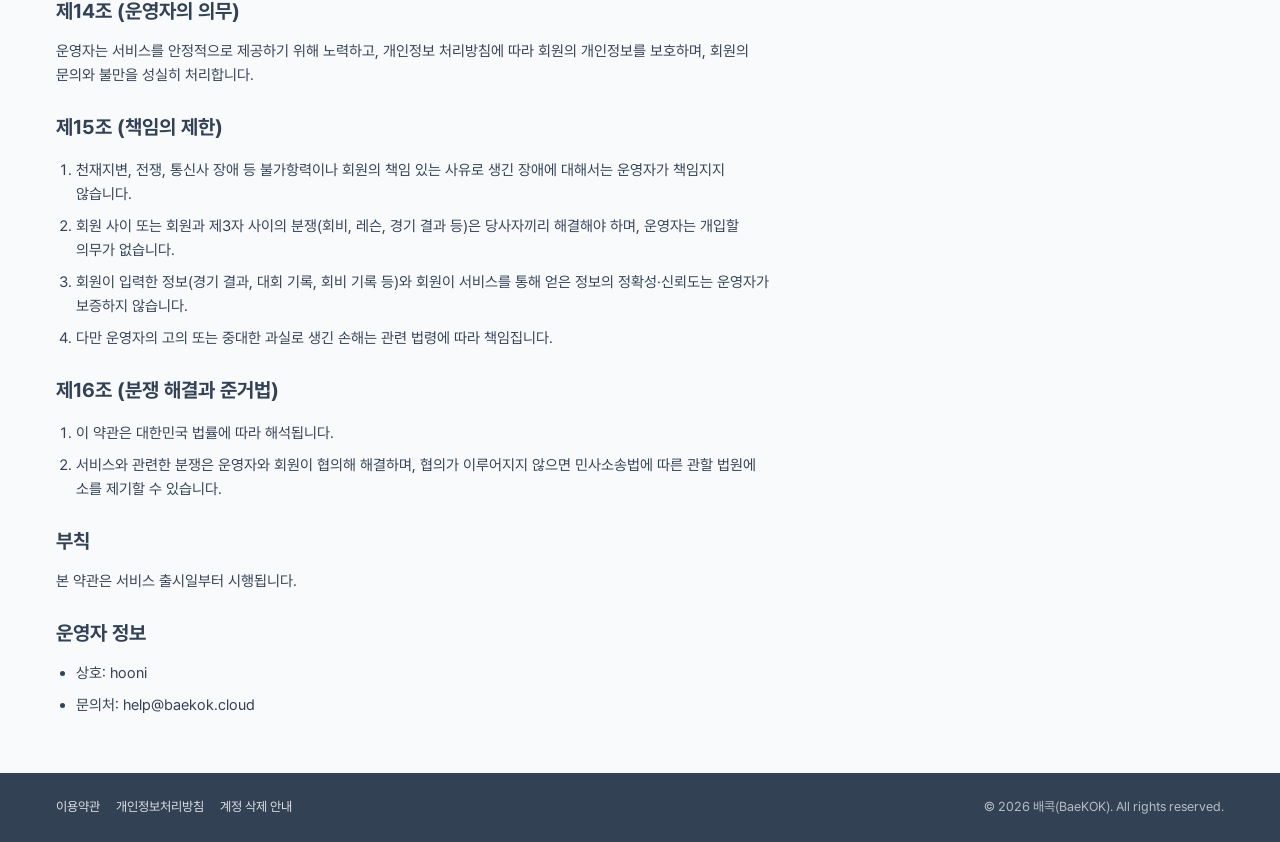
<file: terms.html>
<!DOCTYPE html>
<html lang="ko">
<head>
  <meta charset="UTF-8" />
  <meta name="viewport" content="width=device-width, initial-scale=1.0" />
  <title>이용약관 | 배콕(BaeKOK)</title>
  <meta property="og:type" content="website" />
  <meta property="og:site_name" content="배콕(BaeKOK)" />
  <meta property="og:title" content="이용약관 | 배콕(BaeKOK)" />
  <meta name="google-site-verification" content="j9RTY4uNU4VGIp62GwH1gbKZiD3tY4wXnzMvuD9bL28" />
  <meta name="naver-site-verification" content="df171461d8c9451b637db292ac055c21b8716a5b" />
  <link rel="canonical" href="https://baekok.cloud/terms.html" />
  <meta property="og:url" content="https://baekok.cloud/terms.html" />
  <meta property="og:image" content="https://baekok.cloud/assets/images/og-image.jpg" />
  <meta property="og:image:width" content="1200" />
  <meta property="og:image:height" content="630" />
  <meta name="twitter:card" content="summary_large_image" />
  <meta name="description" content="배콕(BaeKOK) 이용약관" />
  <link rel="icon" href="/favicon.ico" sizes="48x48" />
  <link rel="icon" type="image/png" href="/assets/icons/favicon-192.png" sizes="192x192" />
  <link rel="apple-touch-icon" href="/assets/icons/apple-touch-icon.png" />
  <link rel="stylesheet" href="css/tokens.css" />
  <link rel="stylesheet" href="css/style.css" />
</head>
<body>
  <script src="js/site-header.js" data-page="terms"></script>

  <main>
    <section class="section">
      <div class="container">
        <div class="legal-content">

          <h1 class="section__title">이용약관</h1>
          <p class="legal-content__updated">본 약관은 서비스 출시일부터 시행됩니다.</p>
          <p class="legal-content__intro">이 약관은 hooni(이하 "운영자")가 제공하는 배드민턴 동호회 운영·기록 앱 "배콕(BaeKOK)"과 소개 웹사이트 baekok.cloud(이하 "서비스")의 이용에 관한 조건과 절차, 운영자와 회원의 권리·의무를 정합니다.</p>

          <section class="legal-content__article">
            <h2>제1조 (목적)</h2>
            <p>이 약관은 운영자가 제공하는 서비스를 이용하는 데 필요한 운영자와 회원의 권리, 의무, 책임 사항을 정하는 것을 목적으로 합니다.</p>
          </section>

          <section class="legal-content__article">
            <h2>제2조 (정의)</h2>
            <ol>
              <li>"서비스"란 운영자가 제공하는 배콕(BaeKOK) 앱과 소개 웹사이트, 관련 제반 서비스를 말합니다.</li>
              <li>"회원"이란 이 약관과 개인정보 처리방침에 동의하고 소셜 계정으로 가입해 서비스를 이용하는 사람을 말합니다.</li>
              <li>"동호회"란 회원이 서비스 안에서 만들거나 가입한 배드민턴 모임을 말합니다.</li>
              <li>"운영진"이란 동호회의 회장 또는 운영진으로 지정되어 회원 관리, 회비·정산 기록, 경기 운영 등 관리 권한을 가진 회원을 말합니다.</li>
              <li>"게시물"이란 회원이 서비스에 올린 글, 댓글, 사진, 경기·대회 기록, 레슨 일지 등 모든 정보를 말합니다.</li>
              <li>"레슨방"이란 코치와 레슨생이 수업 일정, 신청, 기록을 함께 관리하는 공간을 말합니다.</li>
              <li>"매치룸"이란 동호회와 관계없이 초대 코드로 모여 경기를 진행하는 공간을 말합니다.</li>
            </ol>
          </section>

          <section class="legal-content__article">
            <h2>제3조 (약관의 게시와 개정)</h2>
            <ol>
              <li>운영자는 이 약관을 앱의 가입 화면과 설정, 소개 웹사이트에 게시하며, 게시함으로써 효력이 생깁니다.</li>
              <li>운영자는 관련 법령을 어기지 않는 범위에서 약관을 바꿀 수 있으며, 바꾸는 내용과 시행일을 시행 7일 전부터 앱 공지로 알립니다. 회원에게 불리한 변경은 30일 전부터 알립니다.</li>
              <li>회원은 바뀐 약관에 동의하지 않으면 서비스 이용을 멈추고 탈퇴할 수 있습니다. 시행일까지 거부 의사를 밝히지 않고 서비스를 계속 이용하면 바뀐 약관에 동의한 것으로 봅니다.</li>
            </ol>
          </section>

          <section class="legal-content__article">
            <h2>제4조 (회원가입)</h2>
            <ol>
              <li>회원가입은 카카오, Google, Apple 소셜 계정을 통한 간편 로그인으로 합니다.</li>
              <li>만 14세 미만은 가입할 수 없습니다.</li>
              <li>회원은 가입할 때 입력한 정보가 정확하고 최신 상태가 되도록 관리해야 하며, 바뀌면 앱에서 직접 수정합니다.</li>
              <li>다른 사람의 정보를 쓰거나 사실과 다른 정보를 입력한 경우 운영자는 가입을 거절하거나 이용을 제한할 수 있습니다.</li>
            </ol>
          </section>

          <section class="legal-content__article">
            <h2>제5조 (서비스의 내용)</h2>
            <p>운영자는 다음 서비스를 제공합니다.</p>
            <ol>
              <li>동호회 운영: 회원 명단과 초대, 게시판과 공지, 일정과 출석 투표, 회비·장부·정산 기록, 회원 활동 현황</li>
              <li>경기 운영: 대진 생성, 코트 배정, 결과 기록, 매치룸과 토너먼트, 랜덤 추첨 도구</li>
              <li>기록: 개인 경기 기록, 경기 궁합, 랭킹, 대회 기록, 시즌 카드</li>
              <li>레슨: 레슨방, 수업 신청과 대기, 레슨 일지, 코치 노트, 다음 레슨 추천</li>
              <li>그 밖에 기기 건강 앱 연동, 알림, 배드민턴 소식 등 운영자가 정하는 서비스</li>
            </ol>
          </section>

          <section class="legal-content__article">
            <h2>제6조 (서비스의 제공·변경·중단)</h2>
            <ol>
              <li>서비스는 연중무휴 하루 24시간 제공하는 것을 원칙으로 합니다.</li>
              <li>설비 점검이나 고장, 통신 장애, 운영상 필요가 있으면 서비스를 일시적으로 중단할 수 있으며, 미리 알립니다. 다만 긴급한 경우에는 사후에 알릴 수 있습니다.</li>
              <li>운영자는 운영상 또는 기술상 필요에 따라 서비스의 전부나 일부를 바꿀 수 있으며, 바꾸는 내용을 미리 알립니다.</li>
              <li>서비스를 종료하는 경우 30일 전부터 알립니다.</li>
            </ol>
          </section>

          <section class="legal-content__article">
            <h2>제7조 (광고와 이용 요금)</h2>
            <ol>
              <li>운영자는 Google AdMob을 통해 서비스 화면에 광고를 게재할 수 있습니다. 광고 제공 과정에서 기기의 광고 식별자(IDFA/GAID)가 쓰일 수 있으며, 관련 설정은 기기의 개인정보 보호 메뉴에서 바꿀 수 있습니다. 자세한 내용은 개인정보 처리방침 제9조를 따릅니다.</li>
              <li>현재 서비스는 별도의 이용 요금 없이 제공됩니다. 유료 서비스를 도입하는 경우 내용과 요금을 미리 알리고, 회원이 따로 동의한 경우에만 요금을 받습니다.</li>
              <li>서비스 이용에 필요한 데이터 통신료는 회원이 가입한 이동통신사 요금제에 따라 회원이 부담합니다.</li>
            </ol>
          </section>

          <section class="legal-content__article">
            <h2>제8조 (동호회와 운영진)</h2>
            <ol>
              <li>동호회의 운영과 회원 사이의 약속(회비, 정산, 모임 규칙 등)은 동호회와 회원 사이의 일이며, 운영자는 그 당사자가 아닙니다.</li>
              <li>회비·장부·정산 기능은 기록을 돕는 기능입니다. 운영자는 돈을 보관하거나 이체·중개하지 않습니다.</li>
              <li>운영진은 앱에 가입하지 않은 회원을 명단에 등록할 때 그 회원의 동의를 받아야 하며, 운영진 권한으로 알게 된 회원 정보를 동호회 운영 목적 밖으로 쓰면 안 됩니다.</li>
              <li>운영진은 동호회 게시판의 게시물을 공지로 지정하거나 삭제하는 등 관리할 수 있습니다.</li>
            </ol>
          </section>

          <section class="legal-content__article">
            <h2>제9조 (레슨방과 건강 정보)</h2>
            <ol>
              <li>레슨 계약, 수강료, 수업 진행은 코치와 레슨생 사이의 일이며, 운영자는 그 당사자가 아닙니다.</li>
              <li>다음 레슨 추천은 회원이 입력한 레슨 일지를 바탕으로 한 참고 정보입니다.</li>
              <li>기기 건강 앱에서 가져와 보여 주는 운동·건강 정보는 참고용이며, 의학적 진단이나 치료를 위한 것이 아닙니다.</li>
            </ol>
          </section>

          <section class="legal-content__article">
            <h2>제10조 (게시물)</h2>
            <ol>
              <li>게시물의 저작권은 작성한 회원에게 있습니다. 운영자는 서비스 제공 목적 밖으로 회원의 게시물을 이용하지 않습니다.</li>
              <li>회원은 운영자가 서비스를 제공하는 데 필요한 범위에서 게시물을 저장하고, 다른 회원에게 보여 주고, 화면에 맞게 크기를 바꾸는 것을 허락합니다. 이 허락은 게시물을 삭제하면 끝납니다.</li>
              <li>사진을 올리려면 카메라·사진 보관함 접근 권한이 필요할 수 있으며, 이 권한은 기기 설정에서 언제든 바꿀 수 있습니다.</li>
              <li>회원이 다른 사람의 얼굴이 나온 사진이나 저작물이 포함된 게시물을 올리는 경우, 그 권리에 관한 책임은 게시물을 올린 회원에게 있습니다.</li>
              <li>다른 사람의 명예를 훼손하거나 개인정보를 드러내는 게시물, 음란하거나 폭력적인 게시물, 광고·스팸, 다른 사람의 권리를 침해하는 게시물, 법령을 어기는 게시물은 운영자가 가리거나 삭제할 수 있습니다.</li>
              <li>탈퇴해도 게시물은 "탈퇴한 회원"으로 남으므로, 남기고 싶지 않은 게시물은 탈퇴 전에 삭제해 주세요.</li>
            </ol>
          </section>

          <section class="legal-content__article">
            <h2>제11조 (회원의 의무)</h2>
            <p>회원은 다음 행위를 해서는 안 됩니다.</p>
            <ul>
              <li>다른 사람의 정보를 도용하거나 사실과 다른 정보를 등록하는 행위</li>
              <li>다른 회원을 괴롭히거나 비방·차별하는 행위</li>
              <li>다른 회원의 개인정보를 동의 없이 수집·이용·공개하는 행위</li>
              <li>서비스를 통해 다른 사람의 저작권, 초상권 등 권리를 침해하는 행위</li>
              <li>서비스를 영리 목적의 광고나 스팸에 이용하는 행위</li>
              <li>서비스 운영을 방해하거나 허락 없이 시스템에 접근하는 행위</li>
              <li>그 밖에 관련 법령이나 이 약관을 어기는 행위</li>
            </ul>
          </section>

          <section class="legal-content__article">
            <h2>제12조 (이용 제한)</h2>
            <p>회원이 이 약관을 어기면 운영자는 경고, 게시물 삭제, 일시 정지, 영구 정지 순으로 이용을 제한할 수 있으며, 제한할 때는 사유를 알립니다. 회원은 help@baekok.cloud로 이의를 제기할 수 있습니다.</p>
          </section>

          <section class="legal-content__article">
            <h2>제13조 (회원 탈퇴)</h2>
            <ol>
              <li>회원은 앱의 <strong>마이페이지 → 설정 → 회원탈퇴</strong>에서 언제든 탈퇴를 신청할 수 있습니다.</li>
              <li>탈퇴를 신청하면 바로 로그아웃되며 7일의 유예 기간이 있습니다. 그 안에 다시 로그인하면 취소할 수 있고, 유예 기간이 지나면 계정과 개인 기록이 삭제되어 복구할 수 없습니다.</li>
              <li>다른 회원이 있는 동호회의 회장이나 유일한 운영진, 레슨방 주인, 진행 중인 매치룸의 방장은 권한을 다른 회원에게 넘긴 뒤 탈퇴할 수 있습니다.</li>
              <li>자세한 내용과 앱을 쓸 수 없는 경우의 삭제 요청 방법은 <a class="feature-card__link" href="delete-account/">계정 삭제 안내</a>를 따릅니다.</li>
            </ol>
          </section>

          <section class="legal-content__article">
            <h2>제14조 (운영자의 의무)</h2>
            <p>운영자는 서비스를 안정적으로 제공하기 위해 노력하고, 개인정보 처리방침에 따라 회원의 개인정보를 보호하며, 회원의 문의와 불만을 성실히 처리합니다.</p>
          </section>

          <section class="legal-content__article">
            <h2>제15조 (책임의 제한)</h2>
            <ol>
              <li>천재지변, 전쟁, 통신사 장애 등 불가항력이나 회원의 책임 있는 사유로 생긴 장애에 대해서는 운영자가 책임지지 않습니다.</li>
              <li>회원 사이 또는 회원과 제3자 사이의 분쟁(회비, 레슨, 경기 결과 등)은 당사자끼리 해결해야 하며, 운영자는 개입할 의무가 없습니다.</li>
              <li>회원이 입력한 정보(경기 결과, 대회 기록, 회비 기록 등)와 회원이 서비스를 통해 얻은 정보의 정확성·신뢰도는 운영자가 보증하지 않습니다.</li>
              <li>다만 운영자의 고의 또는 중대한 과실로 생긴 손해는 관련 법령에 따라 책임집니다.</li>
            </ol>
          </section>

          <section class="legal-content__article">
            <h2>제16조 (분쟁 해결과 준거법)</h2>
            <ol>
              <li>이 약관은 대한민국 법률에 따라 해석됩니다.</li>
              <li>서비스와 관련한 분쟁은 운영자와 회원이 협의해 해결하며, 협의가 이루어지지 않으면 민사소송법에 따른 관할 법원에 소를 제기할 수 있습니다.</li>
            </ol>
          </section>

          <section class="legal-content__article">
            <h2>부칙</h2>
            <p>본 약관은 서비스 출시일부터 시행됩니다.</p>
          </section>

          <section class="legal-content__article">
            <h2>운영자 정보</h2>
            <ul>
              <li>상호: hooni</li>
              <li>문의처: help@baekok.cloud</li>
            </ul>
          </section>

        </div>
      </div>
    </section>
  </main>

  <footer class="site-footer">
    <div class="container site-footer__inner">
      <div class="site-footer__links">
        <a href="/terms.html">이용약관</a>
        <a href="/privacy.html">개인정보처리방침</a>
        <a href="/delete-account/">계정 삭제 안내</a>
      </div>
      <p>© 2026 배콕(BaeKOK). All rights reserved.</p>
    </div>
  </footer>

  <button type="button" id="scroll-top" class="scroll-top-btn" aria-label="맨 위로 이동">↑</button>

  <script src="js/scroll-top.js" defer></script>
  <script src="js/launch-alert.js" defer></script>
</body>
</html>
</file>
<file: css/tokens.css>
/*
  Design Tokens
  docs/design.md 값을 그대로 반영한다. 원본 값이 바뀌면 이 파일도 함께 갱신할 것.
*/

:root {
  /* Colors */
  --color-primary: #2563eb;
  --color-secondary: #334155;
  --color-background: #f8fafc;
  --color-surface: #ffffff;
  --color-success: #22c55e;
  --color-warning: #f59e0b;
  --color-error: #ef4444;

  /* Text (Secondary 팔레트 계열에서 파생) */
  --color-text: var(--color-secondary);
  --color-text-muted: #64748b;
  --color-border: #e2e8f0;

  /* Radius */
  --radius-card: 20px;
  --radius-button: 16px;
  --radius-input: 14px;
  --radius-bottomsheet: 28px;
  --radius-chip: 999px;

  /* Spacing */
  --space-1: 4px;
  --space-2: 8px;
  --space-3: 12px;
  --space-4: 16px;
  --space-5: 20px;
  --space-6: 24px;
  --space-7: 32px;

  /* Typography */
  --font-family-base: "Pretendard", -apple-system, BlinkMacSystemFont, "Segoe UI", "Noto Sans KR", "Malgun Gothic", sans-serif;
  /* 강조용 서체 — 숫자/점수/랭킹/레벨 등 강조 표기 전용 (일반 제목에는 사용하지 않음) */
  --font-family-emphasis: "Do Hyeon", var(--font-family-base);
  --font-size-display: 32px;
  --font-size-heading: 24px;
  --font-size-title: 20px;
  --font-size-body: 16px;
  --font-size-caption: 13px;

  /* Shadow */
  --shadow-card: 0 1px 3px rgba(15, 23, 42, 0.08), 0 1px 2px rgba(15, 23, 42, 0.06);
  --shadow-dialog: 0 4px 12px rgba(15, 23, 42, 0.12), 0 2px 4px rgba(15, 23, 42, 0.08);
  --shadow-fab: 0 8px 24px rgba(15, 23, 42, 0.16), 0 4px 8px rgba(15, 23, 42, 0.1);

  /* Animation */
  --transition-screen: 200ms ease;
  --transition-button: transform 150ms ease;
  --transition-card: opacity 200ms ease;
  --transition-sheet: transform 200ms ease;

  /* Responsive Breakpoints (참고용 — 미디어쿼리에는 직접 px 값 사용) */
  --breakpoint-tablet: 600px;
  --breakpoint-desktop: 1024px;
}
</file>
<file: css/style.css>
/* Web fonts — 앱과 같은 Pretendard 굵기를 로컬 파일에서 불러온다. */
@font-face {
  font-family: "Pretendard";
  src: url("../assets/fonts/Pretendard-Regular.otf") format("opentype");
  font-weight: 400;
  font-style: normal;
  font-display: swap;
}

@font-face {
  font-family: "Pretendard";
  src: url("../assets/fonts/Pretendard-Medium.otf") format("opentype");
  font-weight: 500;
  font-style: normal;
  font-display: swap;
}

@font-face {
  font-family: "Pretendard";
  src: url("../assets/fonts/Pretendard-SemiBold.otf") format("opentype");
  font-weight: 600;
  font-style: normal;
  font-display: swap;
}

@font-face {
  font-family: "Pretendard";
  src: url("../assets/fonts/Pretendard-Bold.otf") format("opentype");
  font-weight: 700;
  font-style: normal;
  font-display: swap;
}

@font-face {
  font-family: "Pretendard";
  src: url("../assets/fonts/Pretendard-ExtraBold.otf") format("opentype");
  font-weight: 800;
  font-style: normal;
  font-display: swap;
}

/* Reset */
*,
*::before,
*::after {
  box-sizing: border-box;
}

html,
body {
  margin: 0;
  padding: 0;
}

html {
  scroll-behavior: smooth;
}

/* JS로 토글하는 hidden 속성은 어떤 컴포넌트 클래스의 display 값보다도 항상 우선한다 */
[hidden] {
  display: none !important;
}

body {
  display: flex;
  flex-direction: column;
  min-height: 100vh;
  font-family: var(--font-family-base);
  font-size: 16px;
  line-height: 1.6;
  color: var(--color-text);
  background: var(--color-background);
  word-break: keep-all;
  overflow-wrap: break-word;
}

main {
  flex: 1 0 auto;
}

img {
  max-width: 100%;
  display: block;
}

a {
  color: inherit;
  text-decoration: none;
}

ul {
  margin: 0;
  padding: 0;
  list-style: none;
}

h1,
h2,
h3,
p {
  margin: 0;
}

/* Utilities */
.font-emphasis {
  font-family: var(--font-family-emphasis);
}

/* Scroll Reveal (스크롤 시 부드럽게 나타나는 효과, [data-reveal] + js/reveal.js와 함께 사용) */
.reveal {
  opacity: 0;
  transform: translateY(28px);
  transition: opacity 700ms ease, transform 700ms ease;
}

.reveal.is-visible {
  opacity: 1;
  transform: translateY(0);
}

/* Layout */
.container {
  width: 100%;
  max-width: 1200px;
  margin: 0 auto;
  padding: 0 var(--space-4);
}

.container--narrow {
  max-width: 1000px;
}

/* Buttons */
.btn-primary {
  display: inline-block;
  background: var(--color-primary);
  color: var(--color-surface);
  font-size: 14px;
  font-weight: 400;
  border: none;
  border-radius: var(--radius-button);
  padding: var(--space-3) var(--space-6);
  cursor: pointer;
  transition: var(--transition-button);
}

.btn-primary:hover,
.btn-primary:focus-visible {
  transform: scale(1.03);
}

.btn-primary:active {
  transform: scale(0.98);
}

.btn-secondary {
  display: inline-block;
  background: transparent;
  color: var(--color-primary);
  font-size: 16px;
  font-weight: 700;
  border: 1px solid var(--color-primary);
  border-radius: var(--radius-button);
  padding: var(--space-3) var(--space-6);
  cursor: pointer;
  transition: var(--transition-button);
}

.btn-secondary:hover,
.btn-secondary:focus-visible {
  transform: scale(1.03);
}

.btn-secondary:active {
  transform: scale(0.98);
}

.btn-primary--lg {
  font-size: 17px;
  font-weight: 700;
  padding: var(--space-4) var(--space-7);
  margin-top: var(--space-2);
}

/* btn-primary 옆에 나란히 두는 같은 크기의 보조 버튼 */
.btn-outline {
  display: inline-block;
  color: var(--color-primary);
  font-size: 14px;
  background: var(--color-surface);
  border: 1px solid var(--color-primary);
  border-radius: var(--radius-button);
  padding: calc(var(--space-3) - 1px) var(--space-6);
  font-family: inherit;
  cursor: pointer;
  transition: var(--transition-button);
}

.btn-outline:hover,
.btn-outline:focus-visible {
  transform: scale(1.03);
}

/* Header / Nav Bar */
.site-header {
  position: sticky;
  top: 0;
  z-index: 10;
  background: var(--color-surface);
  border-bottom: 1px solid var(--color-border);
}

.site-header__inner {
  position: relative;
  max-width: 1300px;
  margin: 0 auto;
  display: flex;
  align-items: center;
  justify-content: space-between;
  gap: var(--space-4);
  height: 64px;
}

.site-logo {
  display: inline-flex;
  align-items: center;
  gap: var(--space-2);
  font-size: 25px;
  font-weight: 700;
  color: var(--color-secondary);
}

.site-logo__icon {
  width: 28px;
  height: 28px;
  border-radius: 8px;
  display: block;
}

.site-nav {
  position: absolute;
  top: calc(100% + 1px);
  left: 0;
  right: 0;
  z-index: 1;
  display: none;
  flex-direction: column;
  align-items: stretch;
  gap: 0;
  padding: var(--space-2) var(--space-4) var(--space-4);
  background: var(--color-surface);
  border-bottom: 1px solid var(--color-border);
  box-shadow: var(--shadow-dialog);
}

.site-header.is-menu-open .site-nav {
  display: flex;
}

.site-nav a {
  padding: var(--space-3) 0;
}

.site-nav .site-nav__cta {
  display: block;
  margin-top: var(--space-2);
  padding: var(--space-3) var(--space-4);
  color: var(--color-surface);
  font-size: 14px;
  text-align: center;
}

.site-header__actions {
  display: none;
}

.site-header__menu-toggle {
  display: inline-flex;
  width: 44px;
  height: 44px;
  flex: 0 0 44px;
  flex-direction: column;
  align-items: center;
  justify-content: center;
  gap: 5px;
  padding: 0;
  color: var(--color-secondary);
  background: transparent;
  border: 0;
  border-radius: 12px;
  cursor: pointer;
}

.site-header__menu-toggle span {
  display: block;
  width: 21px;
  height: 2px;
  background: currentColor;
  transition: transform 180ms ease, opacity 180ms ease;
}

.site-header.is-menu-open .site-header__menu-toggle span:first-child {
  transform: translateY(7px) rotate(45deg);
}

.site-header.is-menu-open .site-header__menu-toggle span:nth-child(2) {
  opacity: 0;
}

.site-header.is-menu-open .site-header__menu-toggle span:last-child {
  transform: translateY(-7px) rotate(-45deg);
}

.site-header__menu-toggle:focus-visible {
  outline: 2px solid var(--color-primary);
  outline-offset: 2px;
}

.has-photo-hero .site-header.is-menu-open {
  background: var(--color-surface);
  border-radius: 0 0 var(--radius-card) var(--radius-card);
  box-shadow: var(--shadow-dialog);
}

.has-photo-hero .site-header.is-menu-open .site-logo,
.has-photo-hero .site-header.is-menu-open .site-header__menu-toggle {
  color: var(--color-secondary);
}

.site-nav a {
  font-size: 20px;
  color: var(--color-text-muted);
}

.site-nav a:hover {
  color: var(--color-secondary);
}

.site-nav a.is-active {
  color: var(--color-primary);
  font-weight: 700;
  text-decoration: underline;
  text-underline-offset: 4px;
}

.site-header__actions .btn-primary {
  padding: var(--space-2) var(--space-5);
  font-size: 14px;
}

/* Header가 히어로 위에 투명하게 떠 있다가 스크롤하면 알약 형태가 되는 페이지 (예: index.html) */
/* 맨 위: 배경에 녹아든 투명 헤더 */
.has-photo-hero .site-header {
  position: fixed;
  top: 0;
  left: 0;
  right: 0;
  z-index: 20;
  background: transparent;
  border-radius: 0;
  box-shadow: none;
  border-bottom: none;
  transition: top 300ms ease, left 300ms ease, right 300ms ease,
    background 300ms ease, border-radius 300ms ease, box-shadow 300ms ease;
}

.has-photo-hero .site-header__inner {
  padding: 0 var(--space-4);
  transition: padding 300ms ease;
}

.has-photo-hero .site-logo,
.has-photo-hero .site-nav a {
  transition: color 300ms ease;
}

/* 스크롤하면: 떠 있는 알약 형태로 전환 */
.has-photo-hero.is-scrolled .site-header {
  top: var(--space-4);
  left: 11%;
  right: 11%;
  background: rgba(255, 255, 255, 0.85);
  backdrop-filter: blur(12px);
  -webkit-backdrop-filter: blur(12px);
  border-radius: var(--radius-bottomsheet);
  box-shadow: var(--shadow-dialog);
}

.has-photo-hero.is-scrolled .site-header__inner {
  padding: 0 var(--space-3);
}

.has-photo-hero.is-scrolled .site-logo,
.has-photo-hero.is-scrolled .site-nav a {
  color: var(--color-secondary);
}

.has-photo-hero.is-scrolled .site-nav a:hover {
  color: var(--color-primary);
}

.has-photo-hero.is-scrolled .site-nav a.is-active {
  color: var(--color-primary);
}

.has-photo-hero .hero {
  min-height: 100vh;
}

/* Hero — 왼쪽 문구 + 오른쪽 브랜드 캐릭터(앱 로그인 화면과 같은 이미지) */
.hero {
  position: relative;
  min-height: calc(100vh - 64px);
  display: flex;
  flex-direction: column;
  justify-content: center;
  /* 헤더(64px)가 히어로 위에 고정으로 떠 있으므로, 모바일처럼 콘텐츠가 100vh보다
     길어져도 제목이 헤더 뒤로 들어가지 않도록 상단 여백을 확보해둔다 */
  padding-top: calc(64px + var(--space-6));
  overflow: hidden;
  /* 캐릭터 이미지의 하늘색에서 페이지 배경색으로 이어지는 그라데이션 */
  background: linear-gradient(180deg, #d9f1fe 0%, var(--color-background) 100%);
}

.hero__visual {
  width: 100%;
  max-width: 520px;
  margin: 0 auto var(--space-7);
}

/* 배경이 투명한 캐릭터 이미지라 카드 없이 히어로 배경 위에 바로 띄운다 */
.hero__visual img {
  display: block;
  width: 100%;
  height: auto;
}

.hero__inner {
  max-width: 500px;
  padding: var(--space-6) 0 var(--space-7);
}

.hero__badge {
  display: inline-block;
  background: color-mix(in srgb, var(--color-primary) 10%, var(--color-surface));
  color: var(--color-primary);
  font-size: 13px;
  font-weight: 700;
  border-radius: var(--radius-chip);
  padding: var(--space-2) var(--space-4);
  margin-bottom: var(--space-4);
}

.hero__title {
  font-size: 30px;
  line-height: 1.25;
  font-weight: 800;
  color: var(--color-secondary);
  margin-bottom: var(--space-4);
}

.hero__subtitle {
  font-size: 16px;
  color: var(--color-text-muted);
  margin-bottom: var(--space-6);
}

.hero__cta-row {
  display: flex;
  align-items: center;
  gap: var(--space-4);
  flex-wrap: wrap;
}

.store-badges {
  display: flex;
  gap: var(--space-3);
  flex-wrap: wrap;
  justify-content: left;
  margin-top: var(--space-5);
}

.store-badge-img img {
  display: block;
  height: auto;
  width: 180px;
  opacity: 0.9;
}

.store-badges__note {
  font-size: 13px;
  color: var(--color-text-muted);
  margin-top: var(--space-2);
}

.hero__feature-tags {
  margin-top: var(--space-3);
}

.hero__container {
  position: relative;
  z-index: 1;
  display: flex;
  flex-direction: column;
}

/* Features Hero */
.features-hero {
  position: relative;
  padding: calc(var(--space-7) * 2) 0 var(--space-7);
  background: linear-gradient(135deg, var(--color-primary) 0%, #1d4ed8 55%, var(--color-secondary) 100%);
  color: var(--color-surface);
  text-align: center;
  overflow: hidden;
}

.features-hero::before {
  content: "";
  position: absolute;
  inset: 0;
  background:
    radial-gradient(circle at 15% 20%, rgba(255, 255, 255, 0.14) 0%, transparent 45%),
    radial-gradient(circle at 85% 85%, rgba(255, 255, 255, 0.1) 0%, transparent 45%);
  pointer-events: none;
}

.features-hero__container {
  position: relative;
  z-index: 1;
}

.features-hero__eyebrow {
  font-size: 14px;
  font-weight: 700;
  color: rgba(255, 255, 255, 0.85);
  margin-bottom: var(--space-3);
}

.features-hero__title {
  font-size: 30px;
  line-height: 1.3;
  font-weight: 800;
  color: var(--color-surface);
  margin-bottom: var(--space-4);
}

.features-hero__subtitle {
  font-size: 16px;
  color: rgba(255, 255, 255, 0.85);
  max-width: 520px;
  margin: 0 auto;
}

.features-hero__stats {
  display: flex;
  align-items: center;
  justify-content: center;
  gap: var(--space-5);
  margin-top: var(--space-7);
  flex-wrap: wrap;
}

.features-hero__stat {
  display: flex;
  flex-direction: column;
  align-items: center;
  gap: var(--space-1);
}

.features-hero__stat-value {
  font-size: 32px;
  font-weight: 800;
  line-height: 1;
}

.features-hero__stat-label {
  font-size: 13px;
  color: rgba(255, 255, 255, 0.75);
}

.features-hero__stat-divider {
  width: 1px;
  height: 32px;
  background: rgba(255, 255, 255, 0.25);
}

/* Section common */
.section {
  padding: var(--space-7) 0;
}

.section--band {
  background: linear-gradient(
    180deg,
    var(--color-surface) 0%,
    color-mix(in srgb, var(--color-primary) 4%, var(--color-surface)) 100%
  );
  border-top: 1px solid var(--color-border);
  border-bottom: 1px solid var(--color-border);
}

.section--full {
  min-height: calc(100vh - 64px);
  display: flex;
  align-items: center;
}

.section--full:not(.section--band) {
  background:
    radial-gradient(circle at 12% 15%, color-mix(in srgb, var(--color-primary) 7%, transparent) 0%, transparent 55%),
    radial-gradient(circle at 88% 85%, color-mix(in srgb, var(--color-primary) 6%, transparent) 0%, transparent 55%);
}

.has-photo-hero .section--full {
  min-height: 100vh;
}

.section--full .container {
  width: 100%;
}

.section__eyebrow {
  font-size: 13px;
  font-weight: 700;
  color: var(--color-primary);
  margin-bottom: var(--space-2);
}

.section__title {
  font-size: 24px;
  font-weight: 800;
  color: var(--color-secondary);
  margin-bottom: var(--space-5);
}

.section__title--lg {
  font-size: 28px;
}

.service-info {
  max-width: 760px;
  margin: 0 auto;
}

.service-info p {
  color: var(--color-text-muted);
  margin-bottom: var(--space-3);
}

.service-info__links {
  display: flex;
  flex-wrap: wrap;
  gap: var(--space-3) var(--space-5);
  margin-top: var(--space-4);
}

/* Page Lede (h1 아래 소개 문단) */
.page-lede {
  color: var(--color-text-muted);
  max-width: 560px;
  margin-bottom: var(--space-6);
}

/* Section Intro (네컷모아 스타일 — 크게, 가운데 정렬) */
.section-intro {
  /* max-width: 640px; */
  margin: 0 auto;
  text-align: center;
}

.feature-grid__heading {
  margin-top: var(--space-7);
  margin-bottom: var(--space-2);
  text-align: center;
}

.feature-grid__subheading {
  color: var(--color-text-muted);
  text-align: center;
  margin-bottom: var(--space-6);
}

/* Heading + single "자세히 보기" link row (개별 카드 링크 대신 타이틀 옆에 하나만) */
.feature-grid__heading-row {
  display: flex;
  flex-direction: column;
  align-items: flex-start;
  gap: var(--space-2);
  margin-top: var(--space-7);
  margin-bottom: var(--space-5);
}

.feature-grid__heading-row .feature-grid__heading,
.feature-grid__heading-row .feature-grid__subheading {
  text-align: left;
  margin: 0;
}

/* Why - What - How (한 화면에 딱 맞도록 모바일은 컴팩트하게, 데스크톱은 1024px 브레이크포인트에서 확장) */
.why-what-how {
  display: grid;
  grid-template-columns: 1fr;
  gap: var(--space-3);
  margin-top: var(--space-5);
}

.why-what-how__card {
  background: var(--color-surface);
  border-radius: var(--radius-card);
  box-shadow: var(--shadow-card);
  padding: var(--space-4) var(--space-5);
  transition: var(--transition-card), box-shadow 200ms ease, transform 200ms ease;
}

.why-what-how__card:hover,
.why-what-how__card:focus-within {
  box-shadow: var(--shadow-dialog);
  transform: translateY(calc(var(--space-1) * -1));
}

.why-what-how__label {
  display: inline-block;
  background: var(--color-primary);
  color: var(--color-surface);
  font-weight: 700;
  font-size: 13px;
  letter-spacing: 0.05em;
  border-radius: var(--radius-chip);
  padding: var(--space-1) var(--space-4);
  margin-bottom: var(--space-2);
}

.why-what-how__title {
  font-size: 17px;
  font-weight: 700;
  color: var(--color-secondary);
  margin-bottom: var(--space-1);
}

.why-what-how__desc {
  font-size: 14px;
  color: var(--color-text-muted);
}

/* Problem -> Solution */
.problem-solution__flow {
  display: flex;
  flex-direction: column;
  align-items: center;
  justify-content: center;
  gap: var(--space-4);
}

.chip-group {
  display: flex;
  flex-wrap: wrap;
  gap: var(--space-2);
}

.chip {
  display: inline-block;
  background: var(--color-surface);
  border: 1px solid var(--color-border);
  color: var(--color-text-muted);
  font-size: 13px;
  border-radius: var(--radius-chip);
  padding: var(--space-2) var(--space-4);
}

.flow-arrow {
  font-size: 20px;
  color: var(--color-primary);
}

.solution-chip {
  display: inline-block;
  background: var(--color-primary);
  color: var(--color-surface);
  font-weight: 700;
  font-size: 16px;
  border-radius: var(--radius-chip);
  padding: var(--space-2) var(--space-5);
}

.problem-solution__desc {
  color: var(--color-text-muted);
  /* max-width: 560px; */
  padding-top: 15px;
  margin: 0 auto;
}

/* Feature cards */
.feature-grid {
  display: grid;
  grid-template-columns: 1fr;
  gap: var(--space-4);
}

.feature-card {
  background: var(--color-surface);
  border-radius: var(--radius-card);
  box-shadow: var(--shadow-card);
  padding: var(--space-5);
  transition: var(--transition-card), box-shadow 200ms ease, transform 200ms ease;
}

.feature-grid--portrait {
  display: grid;
  grid-template-columns: 1fr;
  gap: var(--space-4);
  max-width: 820px;
  margin: 0 auto;
}

.feature-grid--portrait .feature-card {
  display: flex;
  flex-direction: column;
  aspect-ratio: 4 / 4;
}

.feature-grid--portrait .feature-card__desc {
  flex: 1;
}

.feature-grid--portrait .feature-card__icon {
  font-size: 40px;
  line-height: 1;
}

.feature-card:hover,
.feature-card:focus-within {
  box-shadow: var(--shadow-dialog);
  transform: translateY(calc(var(--space-1) * -1));
}

.feature-card__icon {
  font-size: 28px;
  line-height: 1;
  margin-bottom: var(--space-3);
}

.feature-card__title {
  font-size: 20px;
  font-weight: 700;
  color: var(--color-secondary);
  margin-bottom: var(--space-2);
}

.feature-card__desc {
  font-size: 16px;
  color: var(--color-text-muted);
  margin-bottom: var(--space-4);
}

.feature-card__link {
  font-size: 13px;
  font-weight: 700;
  color: var(--color-primary);
}

.feature-section__footer {
  margin-top: var(--space-6);
}

.feature-section__footer a {
  font-weight: 700;
  color: var(--color-primary);
}

/* Screen Showcase (홈 — 실제 앱 화면 캡처를 폰 프레임에 담아 하나씩 소개) */
.screen-showcase {
  display: flex;
  flex-direction: column;
  gap: 56px;
  margin-top: var(--space-6);
}

.screen-showcase__item {
  display: flex;
  flex-direction: column;
  align-items: center;
  gap: var(--space-6);
  text-align: center;
}

.screen-showcase__media {
  width: 100%;
  display: flex;
  justify-content: center;
}

.screen-showcase__text {
  max-width: 440px;
}

.screen-showcase__title {
  font-size: 28px;
  font-weight: 800;
  color: var(--color-secondary);
  margin-bottom: var(--space-2);
}

.screen-showcase__lead {
  font-size: 18px;
  font-weight: 700;
  color: var(--color-secondary);
  margin-bottom: var(--space-3);
}

.screen-showcase__desc {
  color: var(--color-text-muted);
  line-height: 1.75;
}

.phone-frame {
  width: min(260px, 72vw);
  padding: 8px;
  border-radius: 40px;
  background: #0f172a;
  box-shadow: var(--shadow-fab);
}

.phone-frame img {
  display: block;
  width: 100%;
  height: auto;
  border-radius: 32px;
  background: var(--color-background);
}

/* App Link Landing (/invite/, /posts/ — 공유 링크가 앱으로 바로 열리지 않았을 때) */
.link-landing {
  background: linear-gradient(180deg, #d9f1fe 0%, var(--color-background) 100%);
  min-height: calc(100vh - 64px);
}

.link-landing__card {
  max-width: 520px;
  text-align: center;
}

.link-landing__image {
  display: block;
  width: min(280px, 70%);
  height: auto;
  margin: 0 auto var(--space-5);
}

.link-landing__title {
  font-size: 26px;
  font-weight: 800;
  color: var(--color-secondary);
  margin-bottom: var(--space-3);
}

.link-landing__desc {
  color: var(--color-text-muted);
  margin-bottom: var(--space-6);
}

.link-landing__code {
  display: flex;
  flex-direction: column;
  align-items: center;
  gap: var(--space-2);
  padding: var(--space-5);
  margin-bottom: var(--space-6);
  background: var(--color-surface);
  border: 1px solid var(--color-border);
  border-radius: var(--radius-card);
}

.link-landing__code[hidden] {
  display: none;
}

.link-landing__code-label {
  font-size: 13px;
  color: var(--color-text-muted);
}

.link-landing__code-value {
  font-size: 34px;
  letter-spacing: 4px;
  color: var(--color-secondary);
  word-break: break-all;
}

.link-landing__actions {
  display: flex;
  flex-direction: column;
  align-items: stretch;
  gap: var(--space-3);
  max-width: 320px;
  margin: 0 auto var(--space-6);
}

.link-landing__actions .btn-primary--lg {
  margin-top: 0;
}

.link-landing__help {
  text-align: left;
  font-size: 14px;
  color: var(--color-text-muted);
  padding-left: var(--space-5);
  list-style: disc;
}

.link-landing__help li + li {
  margin-top: var(--space-2);
}

/* Feature Category (기능 소개 페이지 - 카테고리별 묶음) */
.feature-category {
  margin-top: var(--space-7);
}

.feature-category:first-of-type {
  margin-top: 0;
}

.feature-category__header {
  display: flex;
  align-items: center;
  gap: var(--space-3);
  margin-bottom: var(--space-4);
  padding-bottom: var(--space-4);
  border-bottom: 1px solid var(--color-border);
}

.feature-category__icon {
  font-size: 20px;
  line-height: 1;
  display: flex;
  align-items: center;
}

.feature-category__title {
  font-size: 18px;
  font-weight: 800;
  color: var(--color-secondary);
  line-height: 1;
}

.feature-category__count {
  font-size: 12px;
  font-weight: 700;
  color: var(--color-primary);
  background: rgba(37, 99, 235, 0.1);
  border-radius: var(--radius-chip);
  padding: var(--space-1) var(--space-3);
  line-height: 1;
}

.feature-subgrid {
  display: grid;
  grid-template-columns: 1fr;
  gap: var(--space-3);
}

.feature-subcard {
  display: flex;
  align-items: center;
  gap: var(--space-3);
  background: var(--color-surface);
  border: 1px solid var(--color-border);
  border-radius: var(--radius-card);
  padding: var(--space-5);
}

.feature-subcard__icon {
  flex-shrink: 0;
  display: flex;
  align-items: center;
  justify-content: center;
  width: 40px;
  height: 40px;
  border-radius: var(--radius-input);
  background: rgba(37, 99, 235, 0.06);
  font-size: 18px;
  line-height: 1;
}

.feature-subcard__body {
  display: flex;
  flex-direction: column;
  gap: var(--space-1);
  min-width: 0;
}

.feature-subcard__title {
  font-size: 15px;
  font-weight: 700;
  color: var(--color-secondary);
}

.feature-subcard__desc {
  font-size: 13px;
  color: var(--color-text-muted);
}

/* Section CTA (centered) */
.section-cta {
  text-align: center;
}

/* Legal Content Block */
.legal-content {
  max-width: 720px;
}

.legal-content__notice {
  color: var(--color-error);
  font-size: 13px;
  font-weight: 700;
  background: #fef2f2;
  border: 1px solid var(--color-error);
  border-radius: var(--radius-input);
  padding: var(--space-4);
  margin-bottom: var(--space-6);
}

.legal-content__updated {
  font-size: 13px;
  color: var(--color-text-muted);
  margin-bottom: var(--space-6);
}

.legal-content__article {
  margin-bottom: var(--space-6);
}

.legal-content__article h2 {
  font-size: 20px;
  font-weight: 700;
  color: var(--color-secondary);
  margin-bottom: var(--space-3);
}

.legal-content__article h3 {
  font-size: 16px;
  font-weight: 700;
  color: var(--color-secondary);
  margin: var(--space-4) 0 var(--space-2);
}

.legal-content__article p,
.legal-content__article li {
  margin-bottom: var(--space-2);
}

.legal-content__article ol,
.legal-content__article ul {
  padding-left: var(--space-5);
  list-style: decimal;
  margin-bottom: var(--space-2);
}

.legal-content__article ul {
  list-style: disc;
}

.legal-placeholder {
  color: var(--color-error);
  font-weight: 700;
}

.legal-content__intro {
  margin-bottom: var(--space-6);
}

.legal-table-wrap {
  overflow-x: auto;
  margin-bottom: var(--space-3);
}

.legal-table {
  width: 100%;
  min-width: 560px;
  border-collapse: collapse;
  font-size: 14px;
}

.legal-table th,
.legal-table td {
  border: 1px solid var(--color-border);
  padding: var(--space-2) var(--space-3);
  text-align: left;
  vertical-align: top;
}

.legal-table th {
  background: var(--color-background);
  font-weight: 700;
}

/* Closing Section (출시 알림 + Footer 한 화면) */
.closing-section {
  flex-direction: column;
  align-items: stretch;
  padding-bottom: 0;
}

.closing-section__content {
  flex: 1;
  display: flex;
  flex-direction: column;
  align-items: center;
  justify-content: center;
  text-align: center;
}

/* Footer */
.site-footer {
  background: var(--color-secondary);
  padding: var(--space-6) 0;
}

.site-footer__inner {
  display: flex;
  flex-direction: column;
  gap: var(--space-3);
  font-size: 13px;
  color: rgba(255, 255, 255, 0.65);
}

.site-footer__links {
  display: flex;
  gap: var(--space-4);
}

.site-footer__links a {
  color: rgba(255, 255, 255, 0.85);
}

.site-footer__links a:hover {
  color: var(--color-surface);
}

/* Scroll to Top */
.scroll-top-btn {
  position: fixed;
  right: var(--space-5);
  bottom: var(--space-5);
  z-index: 20;
  width: 48px;
  height: 48px;
  border-radius: 50%;
  border: none;
  background: var(--color-primary);
  color: var(--color-surface);
  font-size: 20px;
  box-shadow: var(--shadow-fab);
  cursor: pointer;
  display: flex;
  align-items: center;
  justify-content: center;
  opacity: 0;
  transform: translateY(8px);
  pointer-events: none;
  transition: opacity 200ms ease, transform 200ms ease;
}

.scroll-top-btn.is-visible {
  opacity: 1;
  transform: translateY(0);
  pointer-events: auto;
}

.scroll-top-btn:hover,
.scroll-top-btn:focus-visible {
  transform: scale(1.05);
}

/* Guide Page */
.guide-layout {
  display: flex;
  flex-direction: column;
  gap: var(--space-6);
}

.guide-sidebar {
  display: flex;
  gap: var(--space-2);
  overflow-x: auto;
  padding-bottom: var(--space-3);
  border-bottom: 1px solid var(--color-border);
}

.guide-sidebar__link {
  flex-shrink: 0;
  font-size: 13px;
  font-weight: 700;
  color: var(--color-text-muted);
  background: var(--color-surface);
  border: 1px solid var(--color-border);
  border-radius: var(--radius-chip);
  padding: var(--space-2) var(--space-4);
  white-space: nowrap;
}

.guide-sidebar__link.is-active {
  color: var(--color-primary);
  border-color: var(--color-primary);
  background: rgba(37, 99, 235, 0.08);
}

.guide-content {
  display: flex;
  flex-direction: column;
  gap: var(--space-7);
  min-width: 0;
}

.guide-section {
  scroll-margin-top: calc(64px + var(--space-4));
}

.guide-section__header {
  display: flex;
  align-items: center;
  gap: var(--space-3);
  margin-bottom: var(--space-3);
  padding-bottom: var(--space-3);
  border-bottom: 1px solid var(--color-border);
}

.guide-section__icon {
  font-size: 20px;
  line-height: 1;
  display: flex;
  align-items: center;
}

.guide-section__title {
  font-size: 18px;
  font-weight: 800;
  color: var(--color-secondary);
  line-height: 1;
}

.guide-section__desc {
  color: var(--color-text-muted);
  margin-bottom: var(--space-3);
}

.guide-section__desc:last-child {
  margin-bottom: 0;
}

.guide-section__list {
  padding-left: var(--space-5);
  list-style: disc;
}

.guide-section__list li {
  color: var(--color-text);
  margin-bottom: var(--space-2);
}

.guide-section__list li:last-child {
  margin-bottom: 0;
}

.guide-steps {
  display: flex;
  flex-direction: column;
  gap: var(--space-3);
  padding-left: 0;
  list-style: none;
  counter-reset: guide-step;
}

.guide-steps li {
  counter-increment: guide-step;
  display: flex;
  align-items: flex-start;
  gap: var(--space-3);
}

.guide-steps li::before {
  content: counter(guide-step);
  flex-shrink: 0;
  width: 24px;
  height: 24px;
  border-radius: 50%;
  background: var(--color-primary);
  color: var(--color-surface);
  font-size: 13px;
  font-weight: 700;
  display: flex;
  align-items: center;
  justify-content: center;
}

.guide-compare-wrap {
  overflow-x: auto;
}

.guide-compare {
  width: 100%;
  min-width: 480px;
  border-collapse: collapse;
  border-radius: var(--radius-card);
  overflow: hidden;
  box-shadow: var(--shadow-card);
}

.guide-compare th,
.guide-compare td {
  padding: var(--space-3) var(--space-4);
  text-align: left;
  font-size: 14px;
  border-bottom: 1px solid var(--color-border);
}

.guide-compare th {
  background: var(--color-secondary);
  color: var(--color-surface);
  font-weight: 700;
}

.guide-compare tbody tr:last-child td {
  border-bottom: none;
}

.guide-compare td:first-child {
  color: var(--color-text-muted);
}

.guide-compare td.is-highlight {
  color: var(--color-primary);
  font-weight: 700;
}

.guide-faq {
  display: flex;
  flex-direction: column;
  gap: var(--space-3);
}

.guide-faq__item {
  background: var(--color-surface);
  border: 1px solid var(--color-border);
  border-radius: var(--radius-card);
  padding: var(--space-4);
}

.guide-faq__item summary {
  cursor: pointer;
  font-weight: 700;
  color: var(--color-secondary);
  list-style: none;
  display: flex;
  align-items: center;
  justify-content: space-between;
  gap: var(--space-3);
}

.guide-faq__item summary::-webkit-details-marker {
  display: none;
}

.guide-faq__item summary::after {
  content: "+";
  flex-shrink: 0;
  font-size: 18px;
  color: var(--color-primary);
  transition: transform 200ms ease;
}

.guide-faq__item[open] summary::after {
  transform: rotate(45deg);
}

.guide-faq__answer {
  margin-top: var(--space-3);
  padding-top: var(--space-3);
  border-top: 1px solid var(--color-border);
  color: var(--color-text-muted);
}

/* Tablet (>= 600px) */
@media (min-width: 600px) {
  .phone-frame {
    width: 280px;
  }

  .feature-grid {
    grid-template-columns: repeat(2, 1fr);
  }


  .feature-grid--portrait {
    grid-template-columns: repeat(2, 1fr);
  }

  .why-what-how {
    grid-template-columns: repeat(3, 1fr);
  }

  .feature-grid__heading-row {
    flex-direction: row;
    align-items: flex-end;
    justify-content: space-between;
  }

  .feature-subgrid {
    grid-template-columns: repeat(2, 1fr);
  }

  .guide-layout {
    flex-direction: row;
    align-items: flex-start;
    gap: var(--space-7);
  }

  .guide-sidebar {
    flex-direction: column;
    flex-shrink: 0;
    width: 160px;
    position: sticky;
    top: calc(64px + var(--space-5));
    overflow-x: visible;
    gap: var(--space-1);
    padding-bottom: 0;
    border-bottom: none;
  }

  .guide-sidebar__link {
    background: none;
    border: none;
    border-left: 2px solid transparent;
    border-radius: 0;
    padding: var(--space-2) 0 var(--space-2) var(--space-3);
  }

  .guide-sidebar__link.is-active {
    background: none;
    border-left-color: var(--color-primary);
  }

  .site-footer__inner {
    flex-direction: row;
    justify-content: space-between;
  }

  .has-photo-hero.is-scrolled .site-header {
    left: 20%;
    right: 20%;
  }

  .hero__title {
    font-size: 38px;
  }

  .hero__subtitle {
    font-size: 20px;
  }

  .features-hero__title {
    font-size: 44px;
  }

  .features-hero__subtitle {
    font-size: 18px;
    max-width: 640px;
  }

  .features-hero__stat-value {
    font-size: 40px;
  }

  .section__title--lg {
    font-size: 40px;
  }

}

/* Desktop (>= 1024px) */
@media (min-width: 1024px) {
  .site-nav {
    position: static;
    display: flex;
    flex-direction: row;
    align-items: center;
    gap: var(--space-6);
    padding: 0;
    background: transparent;
    border: 0;
    box-shadow: none;
  }

  .site-nav a {
    padding: 0;
  }

  .site-nav .site-nav__cta {
    display: none;
  }

  .site-header__menu-toggle {
    display: none;
  }

  .site-header__actions {
    display: block;
  }

  .site-header.is-menu-open .site-nav {
    display: flex;
  }

  .screen-showcase {
    gap: 72px;
  }

  .screen-showcase__item {
    flex-direction: row;
    justify-content: center;
    gap: 80px;
    text-align: left;
  }

  .screen-showcase__item--reverse {
    flex-direction: row-reverse;
  }

  .screen-showcase__media {
    width: auto;
  }

  .phone-frame {
    width: 300px;
  }

  .screen-showcase__title {
    font-size: 34px;
  }

  .guide-sidebar {
    width: 200px;
  }

  .hero__container {
    flex-direction: row;
    align-items: center;
    justify-content: space-between;
    gap: var(--space-7);
  }

  .hero__inner {
    flex: 1;
    max-width: 560px;
  }

  .hero__visual {
    flex: 1;
    max-width: 620px;
    margin: 0;
  }

  .hero__title {
    font-size: 56px;
  }

  .features-hero__title {
    font-size: 56px;
  }

  .section__title--lg {
    font-size: 50px;
  }

  .feature-grid {
    grid-template-columns: repeat(4, 1fr);
  }

  .feature-grid--portrait {
    grid-template-columns: repeat(3, 1fr);
  }

  .feature-subgrid--overview {
    grid-template-columns: repeat(4, 1fr);
  }

  .why-what-how {
    gap: var(--space-4);
    margin-top: var(--space-6);
  }

  .why-what-how__card {
    padding: var(--space-6) var(--space-5);
  }

  .why-what-how__label {
    margin-bottom: var(--space-4);
  }

  .why-what-how__title {
    font-size: 20px;
    margin-bottom: var(--space-3);
  }

  .why-what-how__desc {
    font-size: 16px;
  }

  .problem-solution__flow {
    flex-direction: row;
    align-items: center;
    justify-content: center;
  }

}

/* Reduced motion */
@media (prefers-reduced-motion: reduce) {
  .reveal {
    transition: none;
    opacity: 1;
    transform: none;
  }
}


/* Typography refinement: keep guide and feature details readable while tightening shared copy. */
.site-logo {
  font-size: 23px;
}

.site-nav a {
  font-size: 18px;
}

.btn-primary {
  font-size: 13px;
}

.btn-primary--lg {
  font-size: 16px;
}

.btn-secondary {
  font-size: 15px;
}

body:not(.page-features):not(.page-guide) {
  font-size: 15px;
}

body:not(.page-features):not(.page-guide) .hero__title {
  font-size: 28px;
}

body:not(.page-features):not(.page-guide) .hero__subtitle {
  font-size: 15px;
}

body:not(.page-features):not(.page-guide) .section__eyebrow {
  font-size: 12px;
}

body:not(.page-features):not(.page-guide) .section__title {
  font-size: 22px;
}

body:not(.page-features):not(.page-guide) .section__title--lg {
  font-size: 26px;
}

/* 앱 화면 미리보기의 화면 이름과 설명은 기존 크기를 유지한다. */
.screen-showcase__title {
  font-size: 28px;
}

.screen-showcase__lead {
  font-size: 18px;
}

.screen-showcase__desc {
  font-size: 16px;
}

/* 기능 페이지는 상단 소개와 섹션 제목만 조금 줄인다. */
.page-features .features-hero__eyebrow {
  font-size: 13px;
}

.page-features .features-hero__title {
  font-size: 28px;
}

.page-features .features-hero__subtitle {
  font-size: 15px;
}

.page-features .features-hero__stat-value {
  font-size: 30px;
}

.page-features .features-hero__stat-label {
  font-size: 12px;
}

.page-features .section-intro .section__eyebrow {
  font-size: 12px;
}

.page-features .section-intro .section__title {
  font-size: 22px;
}

.page-features .section-intro .section__title--lg {
  font-size: 26px;
}

.page-features .section-intro .feature-grid__subheading {
  font-size: 15px;
}

.page-features .feature-category__title {
  font-size: 17px;
}

@media (min-width: 600px) {
  body:not(.page-features):not(.page-guide) .hero__title {
    font-size: 36px;
  }

  body:not(.page-features):not(.page-guide) .hero__subtitle {
    font-size: 18px;
  }

  body:not(.page-features):not(.page-guide) .section__title--lg {
    font-size: 36px;
  }

  .page-features .features-hero__title {
    font-size: 40px;
  }

  .page-features .features-hero__subtitle {
    font-size: 17px;
  }

  .page-features .features-hero__stat-value {
    font-size: 36px;
  }

  .page-features .section-intro .section__title--lg {
    font-size: 36px;
  }
}

@media (min-width: 1024px) {
  body:not(.page-features):not(.page-guide) .hero__title {
    font-size: 50px;
  }

  body:not(.page-features):not(.page-guide) .section__title--lg {
    font-size: 46px;
  }

  .page-features .features-hero__title {
    font-size: 50px;
  }

  .page-features .section-intro .section__title--lg {
    font-size: 46px;
  }
}


@media (min-width: 1024px) {
  .screen-showcase__title {
    font-size: 34px;
  }
}

/* Invite Link Page (/i/?t={토큰} 짧은 초대 링크, 2026-11-24)
   동호회 이름·사진·초대 코드는 js/invite-link-page.js가 채우고(나중에는 Worker가 서버에서 채울 수도 있다), body[data-invite-state]
   (loading | ready | missing | error)에 맞는 블록만 보인다. 정적 파일 기본값은 loading. */
.invite-page {
  background:
    radial-gradient(circle at 50% -10%, color-mix(in srgb, var(--color-primary) 14%, transparent) 0%, transparent 60%),
    var(--color-background);
}

.invite-page [data-invite-show] {
  display: none;
}

.invite-page[data-invite-state="loading"] [data-invite-show="loading"],
.invite-page[data-invite-state="ready"] [data-invite-show="ready"],
.invite-page[data-invite-state="missing"] [data-invite-show="missing"],
.invite-page[data-invite-state="error"] [data-invite-show="error"] {
  display: block;
}

.invite-bar {
  display: flex;
  align-items: center;
  justify-content: center;
  min-height: 56px;
  padding: env(safe-area-inset-top) var(--space-4) 0;
}

.invite-bar__logo {
  display: inline-flex;
  align-items: center;
  gap: var(--space-2);
  font-size: 16px;
  font-weight: 800;
  color: var(--color-secondary);
}

.invite-bar__logo img {
  width: 28px;
  height: 28px;
  border-radius: 8px;
}

.invite {
  width: 100%;
  max-width: 440px;
  margin: 0 auto;
  padding: var(--space-2) var(--space-4) var(--space-7);
}

.invite-card {
  background: var(--color-surface);
  border: 1px solid var(--color-border);
  border-radius: 24px;
  box-shadow: 0 12px 32px rgba(15, 23, 42, 0.08), 0 2px 6px rgba(15, 23, 42, 0.05);
  overflow: hidden;
  text-align: center;
}

.invite-card__cover {
  height: 112px;
  background:
    radial-gradient(circle at 18% 20%, rgba(255, 255, 255, 0.22) 0%, transparent 42%),
    radial-gradient(circle at 85% 90%, rgba(255, 255, 255, 0.16) 0%, transparent 45%),
    linear-gradient(135deg, #3083ff 0%, var(--color-primary) 60%, #1d4ed8 100%);
}

.invite-card__body {
  padding: 0 var(--space-5) var(--space-6);
}

.invite-card--notice .invite-card__body {
  padding-top: var(--space-7);
}

.invite-card__avatar {
  width: 104px;
  height: 104px;
  margin: -52px auto var(--space-4);
  object-fit: cover;
  border: 4px solid var(--color-surface);
  border-radius: 30px;
  background: var(--color-background);
  box-shadow: 0 6px 18px rgba(15, 23, 42, 0.14);
}

.invite-card__avatar--plain {
  width: 88px;
  height: 88px;
  margin-top: 0;
  border: 0;
  border-radius: 24px;
}

.invite-card__eyebrow {
  display: inline-block;
  margin-bottom: var(--space-3);
  padding: 4px 12px;
  border-radius: var(--radius-chip);
  background: color-mix(in srgb, var(--color-primary) 10%, var(--color-surface));
  color: var(--color-primary);
  font-size: 13px;
  font-weight: 700;
}

.invite-card__title {
  margin-bottom: var(--space-2);
  font-size: 24px;
  font-weight: 800;
  line-height: 1.35;
  color: var(--color-secondary);
  overflow-wrap: anywhere;
  text-wrap: balance;
}

.invite-card__lead {
  margin-bottom: var(--space-5);
  font-size: 15px;
  line-height: 1.65;
  color: var(--color-text-muted);
  text-wrap: balance;
}

/* 휴대폰: 코드를 가운데 크게, 복사 버튼은 아래. 400px 이상에서 한 줄로 놓는다. */
.invite-code {
  display: flex;
  flex-direction: column;
  align-items: center;
  gap: var(--space-3);
  padding: var(--space-4);
  border: 1px dashed color-mix(in srgb, var(--color-primary) 40%, var(--color-border));
  border-radius: 18px;
  background: color-mix(in srgb, var(--color-primary) 4%, var(--color-surface));
}

.invite-code__text {
  display: flex;
  flex-direction: column;
  align-items: center;
  min-width: 0;
}

.invite-code__label {
  font-size: 13px;
  color: var(--color-text-muted);
}

.invite-code__value {
  font-size: 28px;
  line-height: 1.25;
  letter-spacing: 3px;
  color: var(--color-secondary);
  overflow-wrap: anywhere;
  -webkit-user-select: all;
  user-select: all;
}

.invite-code__copy {
  flex-shrink: 0;
  min-height: 44px;
  padding: 0 var(--space-4);
  border: 1px solid var(--color-primary);
  border-radius: var(--radius-chip);
  background: var(--color-surface);
  color: var(--color-primary);
  font: inherit;
  font-size: 14px;
  font-weight: 700;
  cursor: pointer;
  transition: var(--transition-button);
}

.invite-code__copy:active {
  transform: scale(0.97);
}

.invite-code__copy:focus-visible,
.invite-card__button:focus-visible {
  outline: 2px solid var(--color-primary);
  outline-offset: 2px;
}

.invite-code__status {
  min-height: 20px;
  margin: var(--space-2) 0 var(--space-3);
  font-size: 13px;
  color: var(--color-text-muted);
}

.invite-code__clipboard {
  position: fixed;
  top: 0;
  left: 0;
  width: 1px;
  height: 1px;
  opacity: 0;
}

.invite-card__actions {
  display: flex;
  flex-direction: column;
  gap: var(--space-3);
}

.invite-card__button {
  display: block;
  width: 100%;
  margin-top: 0;
  text-align: center;
}

.invite-card__actions .btn-primary--lg {
  margin-top: 0;
  font-size: 16px;
}

.invite-card__actions .btn-outline {
  padding: calc(var(--space-4) - 1px) var(--space-6);
  font-size: 15px;
  font-weight: 700;
}

.invite-card__fallback {
  margin-top: var(--space-4);
  padding: var(--space-3) var(--space-4);
  border-radius: 14px;
  background: color-mix(in srgb, var(--color-warning) 14%, var(--color-surface));
  color: var(--color-secondary);
  font-size: 14px;
  text-align: left;
}

.invite-steps {
  margin-top: var(--space-5);
  padding: var(--space-5);
  border: 1px solid var(--color-border);
  border-radius: 20px;
  background: var(--color-surface);
  scroll-margin-top: var(--space-4);
}

.invite-steps__title {
  margin-bottom: var(--space-4);
  font-size: 16px;
  font-weight: 800;
  color: var(--color-secondary);
}

.invite-steps__list {
  display: flex;
  flex-direction: column;
  gap: var(--space-4);
  margin: 0;
  padding: 0;
  list-style: none;
  counter-reset: invite-step;
}

.invite-steps__list li {
  position: relative;
  padding-left: 40px;
  counter-increment: invite-step;
}

.invite-steps__list li::before {
  content: counter(invite-step);
  position: absolute;
  top: 0;
  left: 0;
  display: flex;
  align-items: center;
  justify-content: center;
  width: 28px;
  height: 28px;
  border-radius: 50%;
  background: var(--color-primary);
  color: var(--color-surface);
  font-size: 14px;
  font-weight: 800;
}

.invite-steps__list strong {
  display: block;
  font-size: 15px;
  color: var(--color-secondary);
}

.invite-steps__list span {
  display: block;
  font-size: 14px;
  color: var(--color-text-muted);
}

@media (min-width: 400px) {
  .invite-code {
    flex-direction: row;
    justify-content: space-between;
    padding-left: var(--space-5);
  }

  .invite-code__text {
    align-items: flex-start;
  }
}

@media (min-width: 600px) {
  .invite {
    padding-top: var(--space-6);
  }

  .invite-card__title {
    font-size: 28px;
  }
}
</file>
